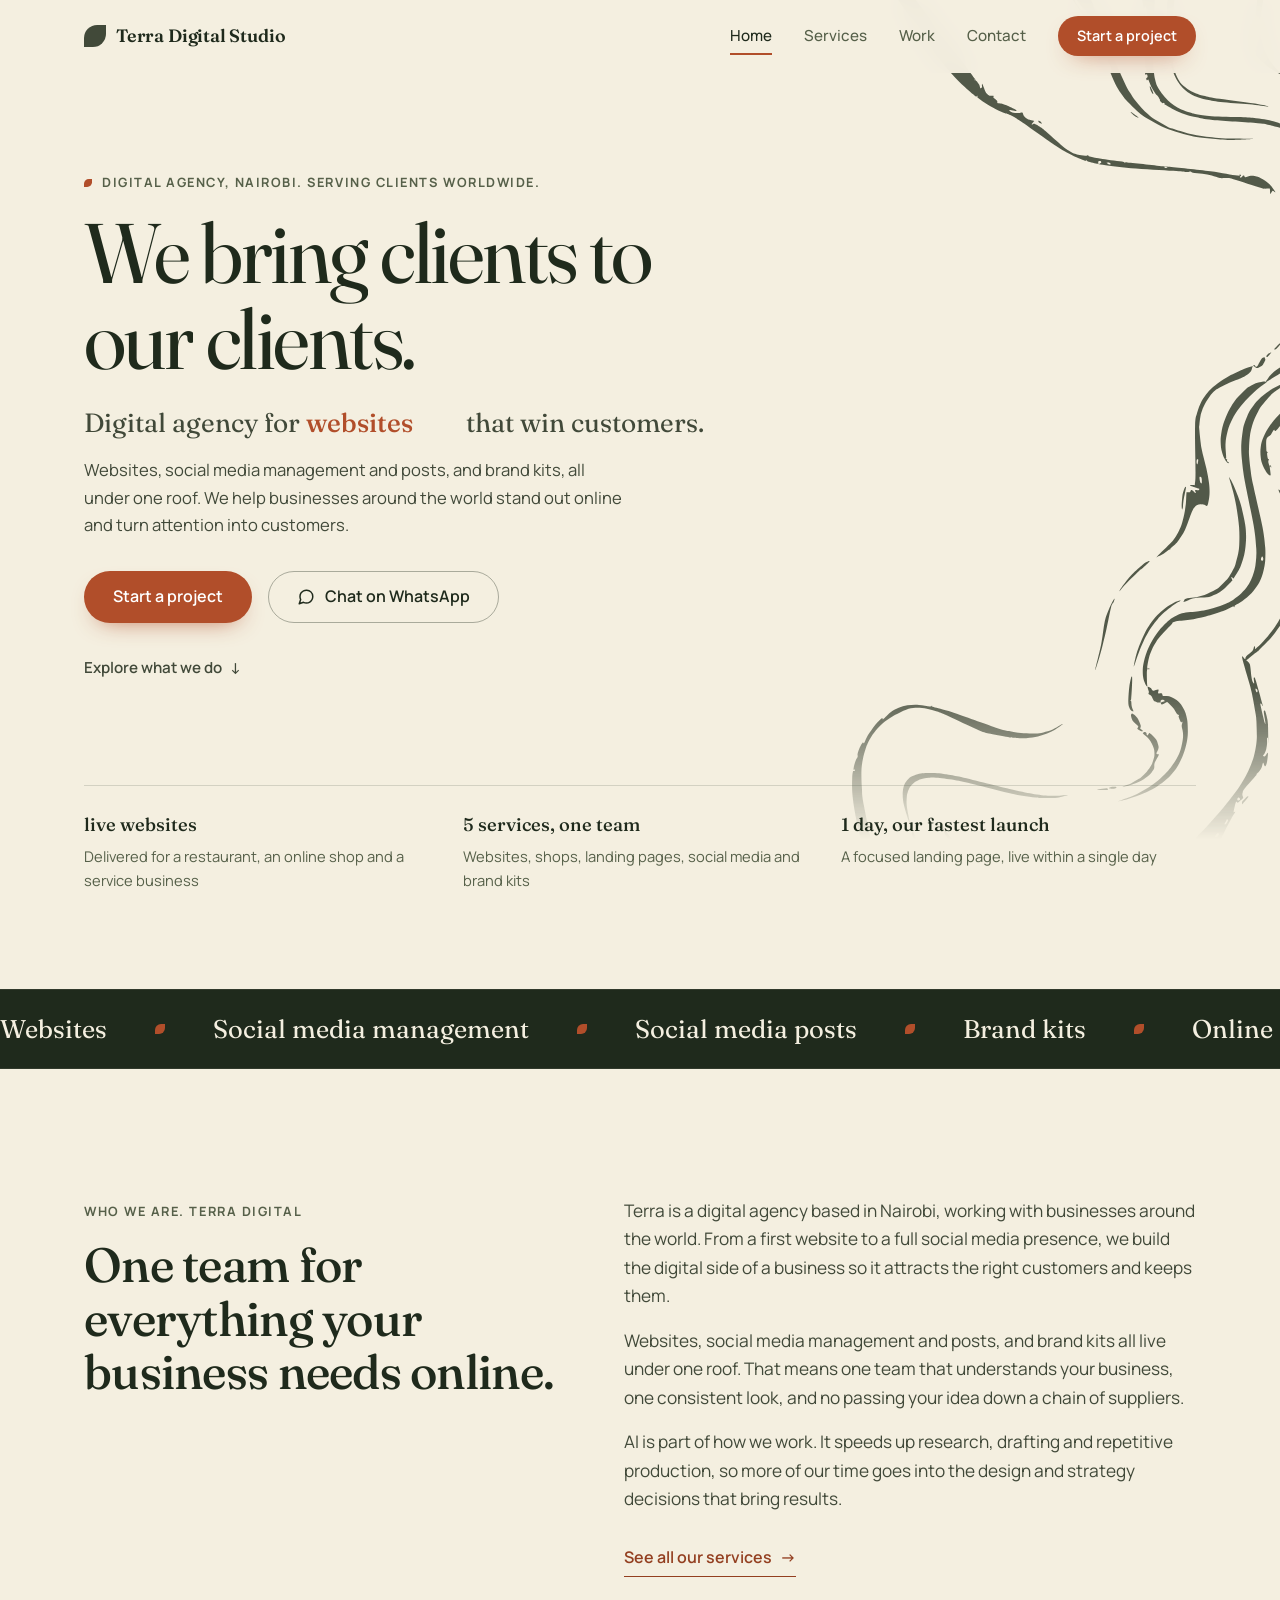
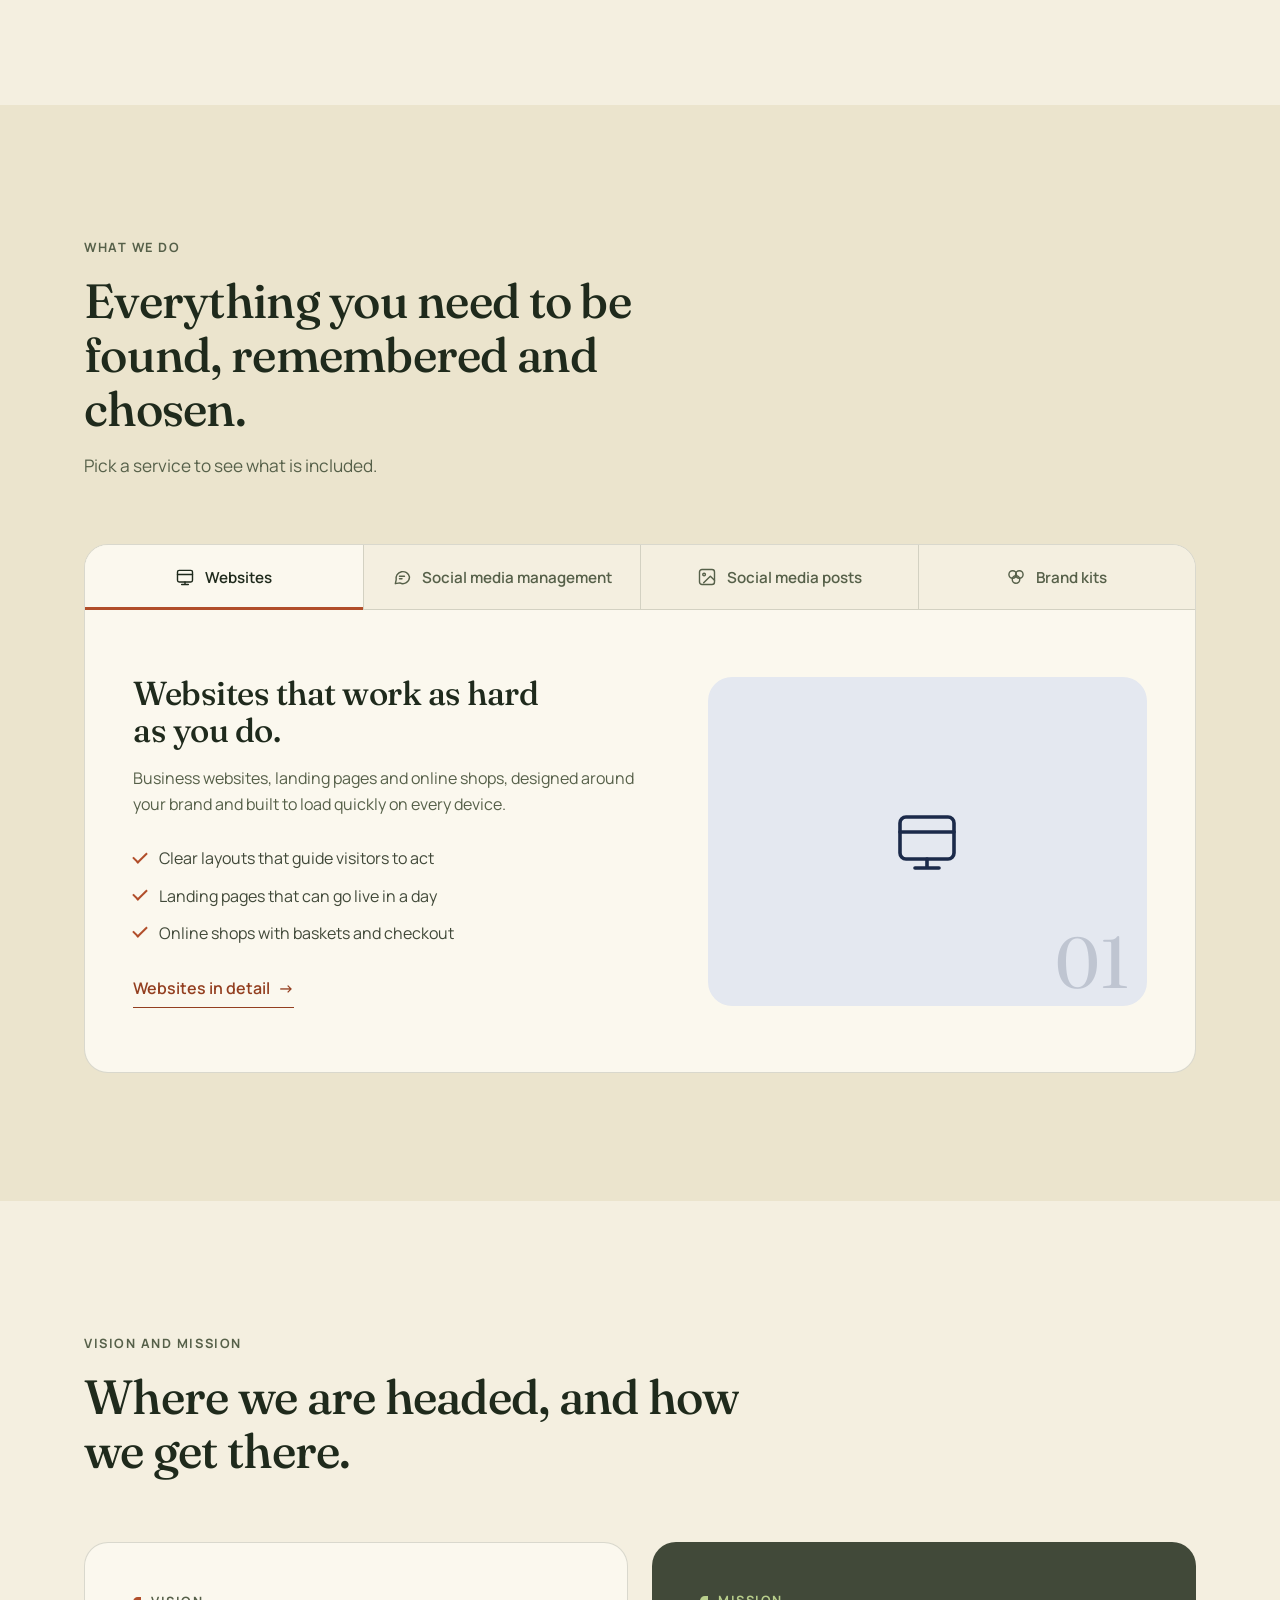
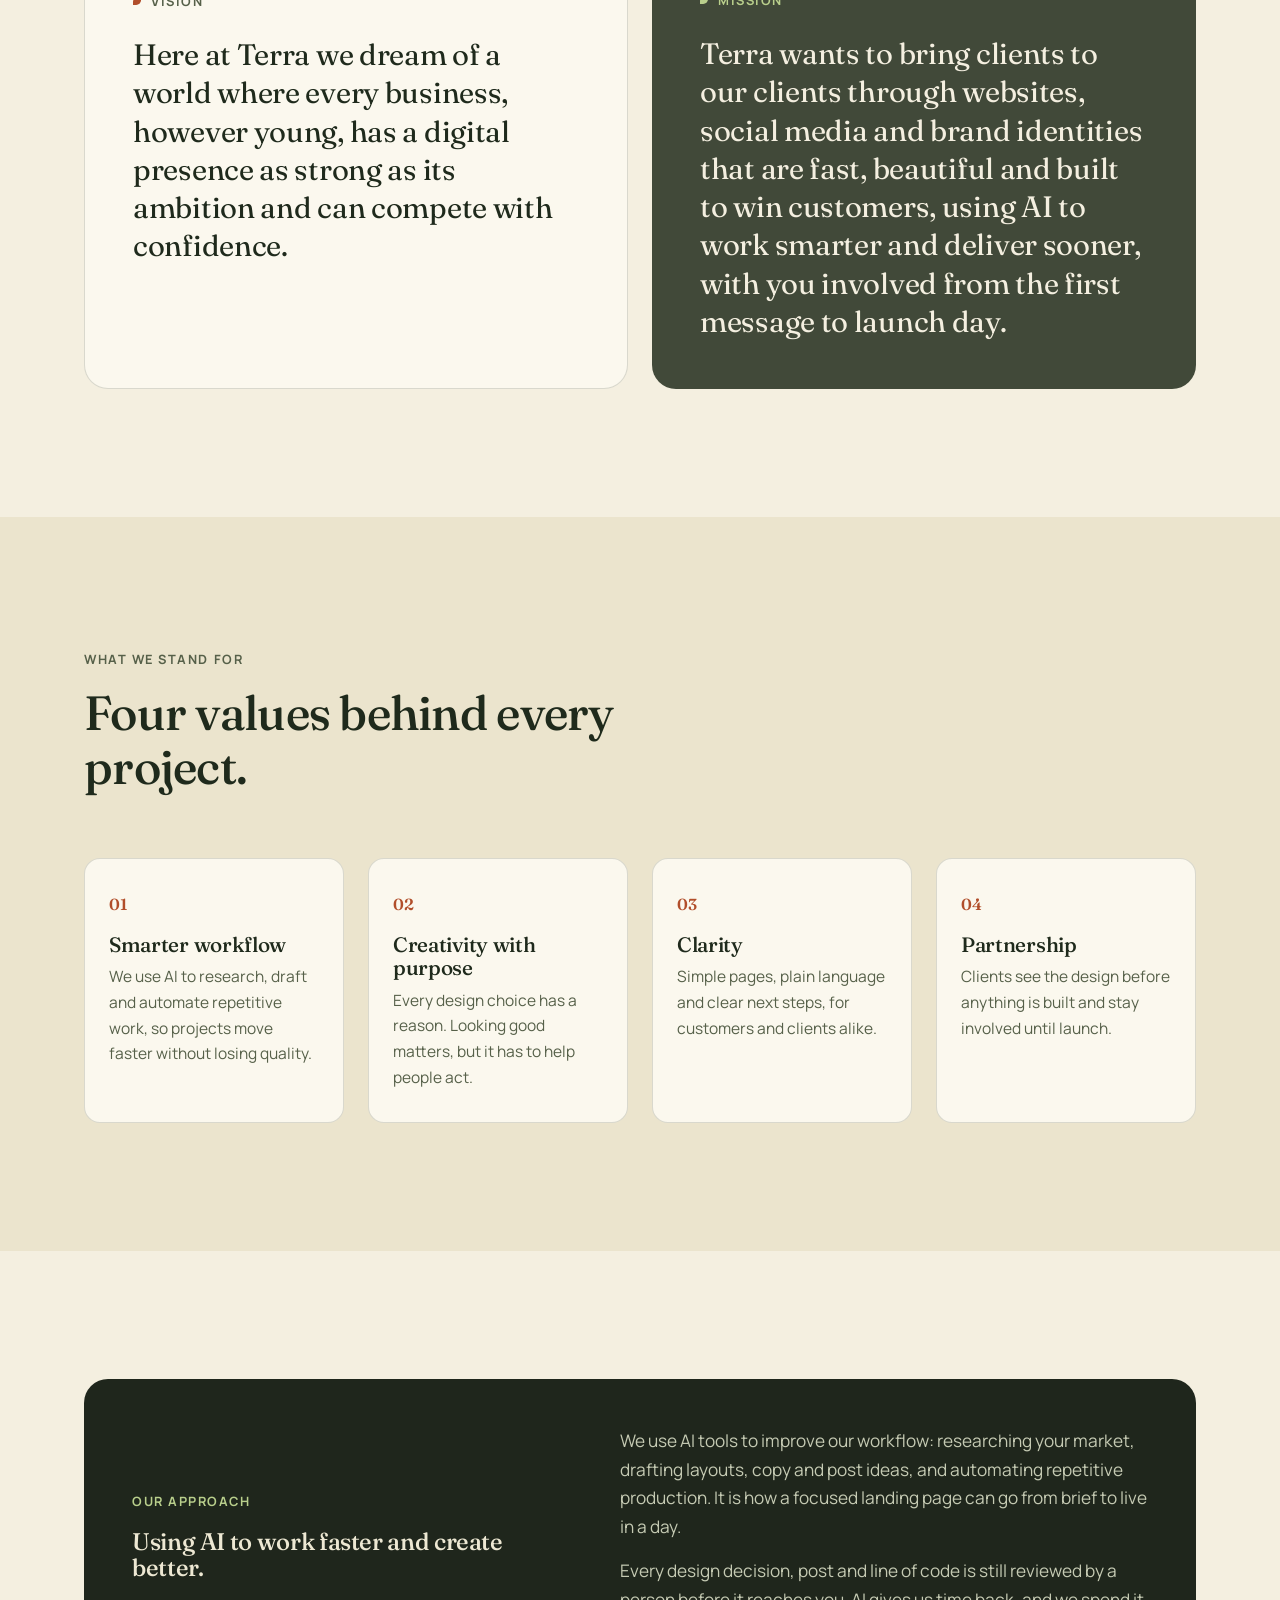
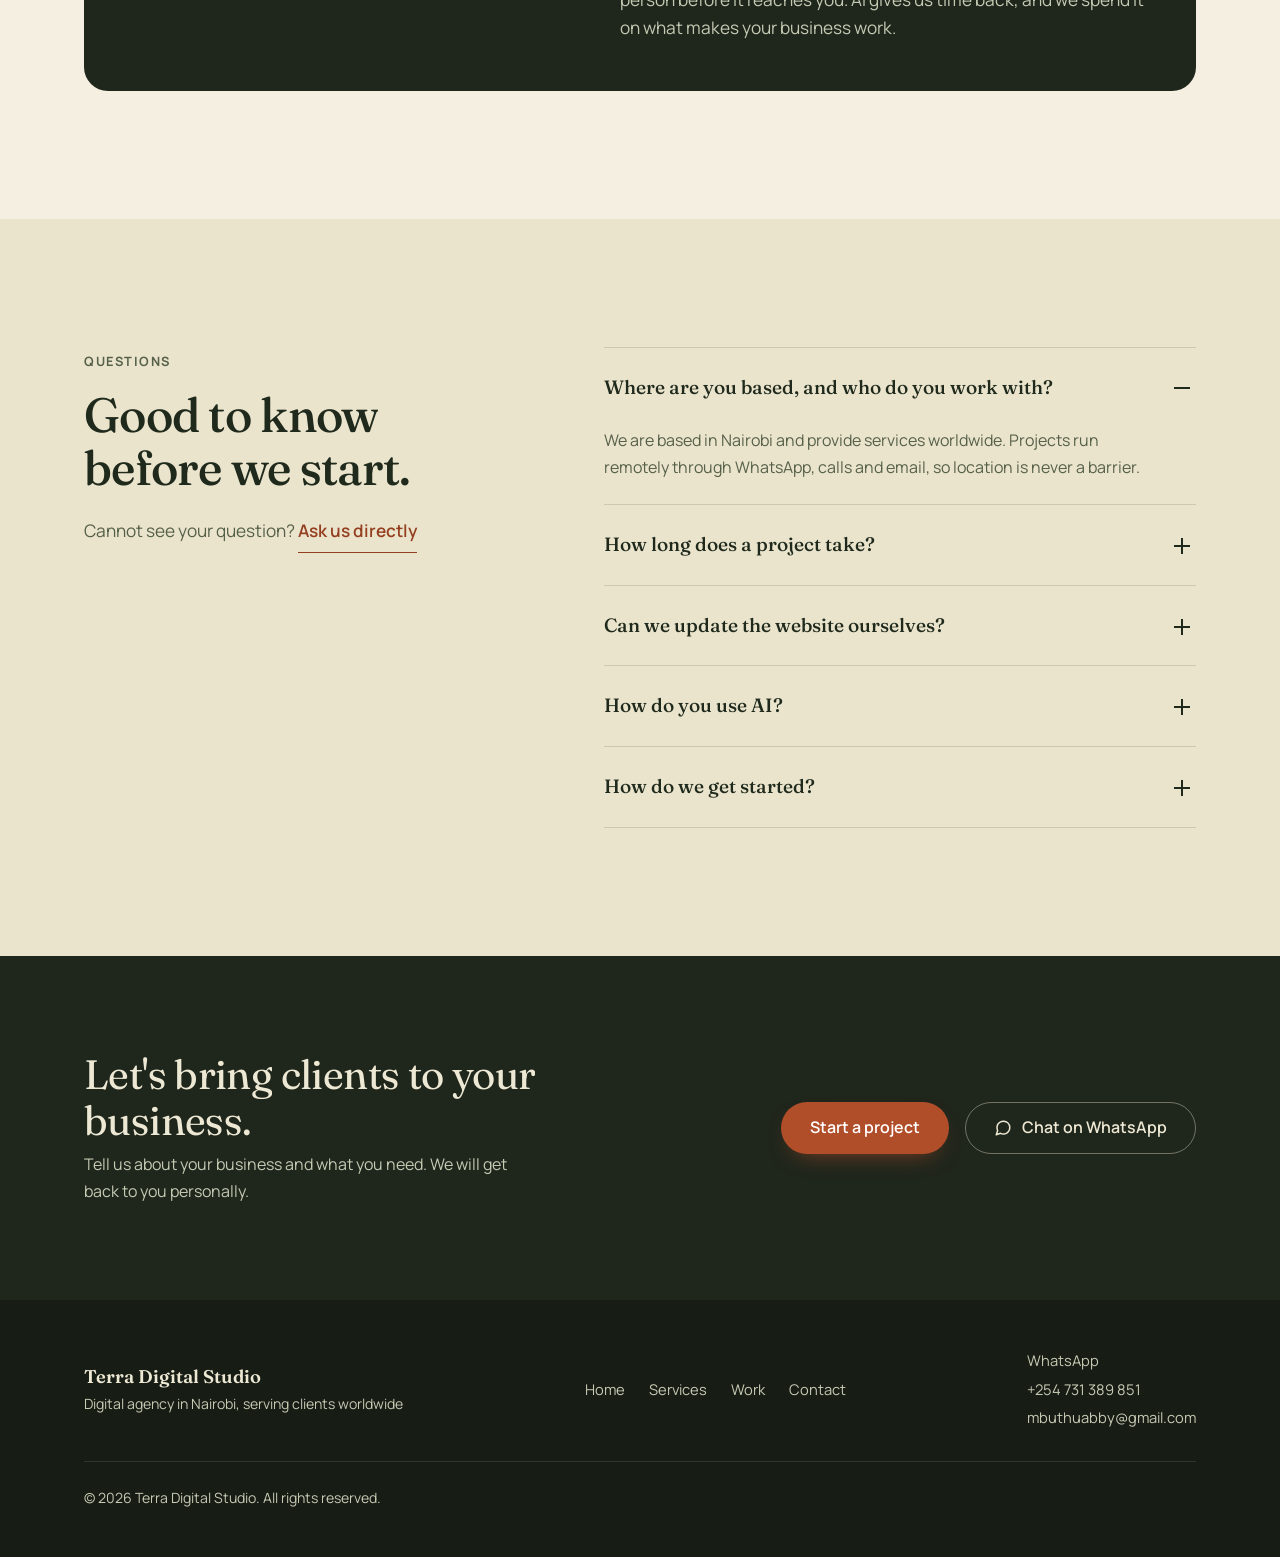
<file: index.html>
<!DOCTYPE html>
<html lang="en-GB">
<head>
<meta charset="UTF-8">
<meta name="viewport" content="width=device-width, initial-scale=1.0">
<title>Terra Digital Studio | Digital Agency for Websites, Social Media and Brand Kits</title>
<meta name="description" content="A digital agency in Nairobi serving clients worldwide. Websites, social media management and posts, and brand kits that bring clients to your business.">
<meta name="theme-color" content="#F4EFE0">
<meta property="og:title" content="Nairobi Digital Studio | Digital Agency for Websites, Social Media and Brand Kits">
<meta property="og:description" content="A digital agency in Nairobi serving clients worldwide. Websites, social media management and posts, and brand kits that bring clients to your business.">
<meta property="og:type" content="website">
<meta property="og:locale" content="en_GB">
<link rel="icon" href="data:image/svg+xml,%3Csvg xmlns='http://www.w3.org/2000/svg' viewBox='0 0 64 64'%3E%3Crect width='64' height='64' rx='14' fill='%23414939'/%3E%3Cpath d='M32 14c10 0 18 8 18 18-10 0-18-8-18-18zM32 50c-10 0-18-8-18-18 10 0 18 8 18 18z' fill='%23F4EFE0'/%3E%3C/svg%3E">
<script>document.documentElement.classList.add('js');window.__rf=setTimeout(function(){document.documentElement.classList.add('no-anim')},4000);</script>
<link rel="preconnect" href="https://fonts.googleapis.com">
<link rel="preconnect" href="https://fonts.gstatic.com" crossorigin>
<link href="https://fonts.googleapis.com/css2?family=Fraunces:opsz,wght@9..144,400;9..144,500;9..144,600&family=Manrope:wght@400;500;600;700&display=swap" rel="stylesheet">
<link rel="stylesheet" href="styles.css">
</head>
<body data-page="index.html">

<!-- Hero line art, traced from the original drawing so it stays sharp at any size -->
<svg width="0" height="0" style="position:absolute" aria-hidden="true" focusable="false">
  <symbol id="ink-lines" viewBox="0 0 736 1041">
    <path fill-rule="evenodd" d="M389.5 1035.5C388.9 1035.8 386.9 1036.0 390.0 1036.0C393.1 1036.0 404.0 1035.6 408.2 1035.8C412.5 1035.9 414.2 1036.6 415.5 1037.0C416.8 1037.4 415.8 1038.1 416.2 1038.2C416.7 1038.4 417.2 1037.6 418.0 1038.0C418.8 1038.4 419.4 1040.3 420.8 1040.8C422.1 1041.2 425.8 1041.3 426.2 1040.8C426.8 1040.2 424.5 1038.2 423.8 1037.5C423.0 1036.8 423.5 1036.8 421.8 1036.2C420.0 1035.7 416.8 1034.7 413.2 1034.2C409.8 1033.8 404.0 1033.5 400.8 1033.5C397.5 1033.5 395.4 1033.9 393.5 1034.2C391.6 1034.6 390.1 1035.2 389.5 1035.5ZM728.8 1031.0C728.5 1030.8 728.1 1031.0 727.8 1031.5C727.4 1032.0 726.9 1032.7 726.5 1034.2C726.1 1035.8 724.9 1039.7 725.2 1040.8C725.6 1041.8 728.2 1041.9 728.8 1040.8C729.3 1039.6 728.7 1035.1 728.8 1033.8C728.8 1032.4 729.2 1033.2 729.2 1032.8C729.2 1032.3 729.0 1031.2 728.8 1031.0ZM371.0 1031.5C370.9 1031.8 371.7 1032.4 372.5 1032.8C373.3 1033.1 374.9 1033.6 376.0 1033.8C377.1 1033.9 379.7 1034.2 379.2 1033.8C378.8 1033.2 374.6 1031.1 373.2 1030.8C371.9 1030.4 371.1 1031.2 371.0 1031.5ZM333.8 996.2C332.5 995.2 333.8 997.7 334.5 999.2C335.2 1000.8 335.9 1002.5 338.2 1005.5C340.6 1008.5 344.9 1013.6 348.5 1017.0C352.1 1020.4 356.6 1023.7 359.8 1025.8C362.9 1027.8 365.7 1028.9 367.2 1029.5C368.8 1030.1 369.0 1029.8 369.0 1029.5C369.0 1029.2 367.2 1027.8 367.2 1027.5C367.3 1027.2 369.0 1027.7 369.2 1027.5C369.5 1027.3 369.2 1026.6 368.8 1026.2C368.3 1025.9 367.5 1025.6 366.8 1025.5C366.0 1025.4 366.8 1027.2 364.5 1025.8C362.2 1024.2 357.0 1019.9 353.2 1016.5C349.5 1013.1 345.0 1008.9 341.8 1005.5C338.5 1002.1 335.0 997.3 333.8 996.2ZM735.8 992.5C735.3 990.8 734.0 997.3 733.2 1000.0C732.5 1002.7 731.8 1006.0 731.2 1008.8C730.7 1011.5 730.2 1014.0 730.0 1016.8C729.8 1019.5 729.9 1024.2 730.0 1025.5C730.1 1026.8 729.9 1027.2 730.8 1024.8C731.6 1022.2 734.2 1013.0 735.0 1010.5C735.8 1008.0 735.6 1013.0 735.8 1010.0C735.9 1007.0 736.2 994.2 735.8 992.5ZM310.5 959.2C310.0 958.7 309.6 960.0 309.5 960.5C309.4 961.0 309.5 961.5 310.0 962.5C310.5 963.5 311.1 965.0 312.2 966.8C313.4 968.5 315.9 971.5 316.8 972.8C317.6 974.0 317.0 974.2 317.2 974.5C317.5 974.8 317.9 975.2 318.0 974.8C318.1 974.3 318.9 973.5 318.0 971.8C317.1 970.0 314.0 966.1 312.8 964.0C311.5 961.9 311.0 959.8 310.5 959.2ZM305.2 950.0C305.0 950.0 304.5 949.7 304.8 950.5C305.0 951.3 305.9 953.8 306.5 955.0C307.1 956.2 308.0 957.2 308.5 957.8C309.0 958.3 309.6 958.5 309.8 958.2C309.9 958.0 310.1 957.1 309.5 956.0C308.9 954.9 306.8 952.5 306.2 951.5C305.7 950.5 306.2 950.5 306.0 950.2C305.8 950.0 305.5 950.0 305.2 950.0ZM300.2 935.2C299.5 934.4 299.1 937.7 299.2 939.0C299.4 940.3 300.5 942.2 301.0 943.2C301.5 944.2 301.9 944.7 302.2 945.0C302.6 945.3 303.0 945.4 303.2 945.2C303.5 945.1 304.0 945.9 303.5 944.2C303.0 942.6 301.0 936.1 300.2 935.2ZM331.8 926.8C331.8 927.5 332.3 929.7 333.0 931.8C333.7 933.8 334.6 936.3 336.0 939.0C337.4 941.7 339.3 945.1 341.2 947.8C343.2 950.4 345.0 952.4 347.8 954.8C350.5 957.1 354.2 959.8 357.5 961.8C360.8 963.7 364.4 965.2 367.8 966.5C371.1 967.8 370.0 967.9 377.8 969.8C385.5 971.6 405.3 975.5 414.5 977.8C423.7 980.0 427.2 981.0 432.8 983.0C438.3 985.0 444.4 988.1 448.0 990.0C451.6 991.9 451.8 992.1 454.5 994.2C457.2 996.4 461.1 999.4 464.2 1002.8C467.4 1006.1 470.9 1010.5 473.5 1014.5C476.1 1018.5 478.0 1022.2 479.8 1026.5C481.5 1030.8 483.2 1037.9 484.2 1040.2C485.2 1042.6 486.2 1043.4 485.8 1040.8C485.3 1038.1 483.2 1029.3 481.5 1024.5C479.8 1019.7 478.0 1016.0 475.5 1012.0C473.0 1008.0 468.5 1002.9 466.2 1000.2C464.0 997.6 463.0 997.1 461.8 996.2C460.5 995.4 459.2 995.5 458.5 995.2C457.8 995.0 457.8 994.8 457.8 994.5C457.7 994.2 459.0 994.2 458.0 993.2C457.0 992.3 454.3 990.4 451.8 989.0C449.2 987.6 444.4 985.7 442.8 984.8C441.1 983.8 442.2 983.7 441.8 983.5C441.3 983.3 443.4 984.6 440.0 983.5C436.6 982.4 429.8 979.4 421.5 977.0C413.2 974.6 397.8 971.2 390.0 969.0C382.2 966.8 379.2 965.7 374.8 964.0C370.3 962.3 367.2 961.0 363.5 959.0C359.8 957.0 356.0 954.9 352.5 952.2C349.0 949.6 345.0 945.5 342.5 943.0C340.0 940.5 339.4 939.7 337.8 937.0C336.1 934.3 333.5 928.7 332.5 927.0C331.5 925.3 331.7 926.0 331.8 926.8ZM735.8 910.0C735.3 904.0 734.2 911.9 733.2 915.8C732.2 919.6 733.1 922.0 729.8 933.2C726.4 944.5 717.0 971.0 713.0 983.2C709.0 995.5 708.0 999.5 706.0 1006.5C704.0 1013.5 702.5 1019.3 701.2 1025.0C700.0 1030.7 697.1 1038.1 698.5 1040.8C699.9 1043.4 707.4 1042.8 709.8 1040.8C712.1 1038.7 710.4 1036.5 712.8 1028.5C715.1 1020.5 721.6 1000.2 723.8 993.0C725.9 985.8 725.2 987.5 725.5 985.0C725.8 982.5 725.2 980.3 725.5 978.0C725.8 975.7 725.9 974.4 727.0 971.0C728.1 967.6 730.9 960.7 732.2 957.5C733.6 954.3 734.4 952.8 735.0 951.8C735.6 950.8 735.6 958.5 735.8 951.5C735.9 944.5 736.2 916.0 735.8 910.0ZM671.5 897.2C671.3 897.1 671.6 896.5 670.8 897.2C669.9 898.0 667.2 900.7 666.2 901.8C665.3 902.8 665.2 903.2 665.0 903.8C664.8 904.3 665.1 905.0 665.2 905.2C665.4 905.5 664.9 906.4 666.0 905.2C667.1 904.1 670.8 899.6 671.8 898.2C672.7 896.9 671.7 897.4 671.5 897.2ZM516.2 889.0C516.1 888.7 516.2 888.2 514.5 888.2C512.8 888.3 507.8 889.0 506.2 889.2C504.7 889.5 503.7 889.9 505.2 890.0C506.8 890.1 513.7 890.2 515.5 890.0C517.3 889.8 516.4 889.3 516.2 889.0ZM525.8 887.2C525.8 887.0 525.6 886.6 525.0 886.5C524.4 886.4 523.1 886.4 522.0 886.5C520.9 886.6 519.2 887.0 518.5 887.2C517.8 887.5 517.3 888.0 517.8 888.2C518.2 888.5 519.8 888.8 521.0 888.8C522.2 888.7 524.2 888.2 525.0 888.0C525.8 887.8 525.8 887.5 525.8 887.2ZM289.0 892.5C288.9 894.8 289.0 897.3 289.2 900.0C289.5 902.7 289.8 904.6 290.8 908.5C291.8 912.4 294.2 920.3 295.2 923.2C296.2 926.2 297.0 928.5 296.8 926.0C296.5 923.5 294.0 913.0 293.5 908.2C293.0 903.5 293.3 900.4 293.5 897.8C293.7 895.1 293.9 894.4 294.5 892.5C295.1 890.6 296.1 888.2 297.2 886.5C298.4 884.8 299.8 883.3 301.5 882.0C303.2 880.7 306.0 879.3 307.8 878.5C309.5 877.7 310.5 877.6 312.2 877.2C314.0 876.9 316.0 876.6 318.2 876.5C320.5 876.4 321.1 876.1 325.8 876.5C330.4 876.9 339.2 877.8 346.2 879.0C353.2 880.2 357.7 881.3 367.8 883.8C377.8 886.2 397.5 891.4 406.5 893.5C415.5 895.6 416.6 895.7 421.5 896.5C426.4 897.3 432.5 898.1 436.0 898.5C439.5 898.9 439.1 899.0 442.8 899.0C446.4 899.0 454.0 899.0 457.8 898.8C461.5 898.5 463.2 898.0 465.5 897.5C467.8 897.0 473.4 895.7 471.8 895.5C470.1 895.3 461.5 896.6 455.8 896.5C450.0 896.4 445.5 896.2 437.5 895.0C429.5 893.8 421.9 892.3 407.5 889.0C393.1 885.7 363.4 878.0 351.2 875.2C339.1 872.5 338.9 872.9 334.5 872.2C330.1 871.6 328.1 871.4 324.8 871.2C321.4 871.1 317.2 871.1 314.2 871.2C311.3 871.4 309.6 871.5 307.2 872.0C304.9 872.5 301.9 873.7 300.0 874.5C298.1 875.3 297.3 875.8 296.0 877.0C294.7 878.2 293.0 880.2 292.0 881.8C291.0 883.3 290.5 884.7 290.0 886.5C289.5 888.3 289.1 890.2 289.0 892.5ZM563.0 827.2C562.1 826.6 562.4 826.9 562.0 827.2C561.6 827.6 560.9 829.2 560.5 829.5C560.1 829.8 559.7 829.6 559.5 829.2C559.3 828.9 559.5 827.8 559.2 827.2C559.0 826.7 558.8 826.2 558.2 826.0C557.7 825.8 556.5 826.0 556.0 826.2C555.5 826.5 554.5 826.5 555.5 827.8C556.5 829.0 560.2 831.7 561.8 833.5C563.3 835.3 564.1 836.9 565.0 838.5C565.9 840.1 566.5 841.9 567.0 843.2C567.5 844.6 567.6 844.9 567.8 846.5C567.9 848.1 568.2 850.4 567.8 853.0C567.2 855.6 566.1 859.5 564.8 862.2C563.4 865.0 561.2 867.6 559.5 869.8C557.8 871.9 555.8 873.6 554.2 875.0C552.7 876.4 552.3 876.7 550.2 878.0C548.2 879.3 545.0 881.3 542.0 882.8C539.0 884.2 532.0 886.2 532.0 886.5C532.0 886.8 538.1 885.7 541.8 884.5C545.4 883.3 550.4 881.3 553.8 879.5C557.1 877.7 559.9 875.6 562.0 873.8C564.1 871.9 565.5 869.7 566.5 868.2C567.5 866.8 567.5 866.3 567.8 865.0C568.0 863.7 567.5 862.5 568.2 860.2C569.0 858.0 571.8 853.4 572.5 851.8C573.2 850.1 572.9 850.9 572.5 850.5C572.1 850.1 570.3 850.5 570.2 849.5C570.2 848.5 571.9 846.1 572.2 844.8C572.6 843.4 572.8 843.1 572.5 841.5C572.2 839.9 571.3 837.0 570.5 835.2C569.7 833.5 568.8 832.6 567.5 831.2C566.2 829.9 563.9 827.9 563.0 827.2ZM542.8 805.5C542.5 805.9 541.8 806.4 542.0 807.8C542.2 809.1 542.7 811.6 544.0 813.5C545.3 815.4 548.9 817.9 549.8 819.2C550.6 820.6 549.0 821.1 549.0 821.8C549.0 822.4 549.4 822.5 550.0 823.0C550.6 823.5 552.0 824.4 552.8 824.8C553.5 825.1 554.1 825.1 554.5 825.0C554.9 824.9 555.4 824.8 555.0 824.2C554.6 823.7 552.6 822.4 552.2 821.8C551.9 821.1 552.7 820.9 552.8 820.2C552.8 819.6 553.0 819.2 552.5 817.8C552.0 816.3 550.8 813.3 549.8 811.5C548.7 809.7 547.0 808.0 546.0 807.0C545.0 806.0 544.3 805.8 543.8 805.5C543.2 805.2 543.0 805.1 542.8 805.5ZM466.0 817.0C464.7 817.5 458.8 821.5 455.2 823.0C451.7 824.5 448.0 825.5 444.8 826.2C441.5 827.0 439.9 827.4 435.8 827.5C431.6 827.6 424.8 827.5 420.0 827.0C415.2 826.5 411.4 825.8 406.8 824.8C402.1 823.8 402.7 824.5 392.2 821.0C381.8 817.5 355.5 807.8 344.0 804.0C332.5 800.2 327.0 799.5 323.2 798.2C319.5 797.0 322.2 796.9 321.5 796.8C320.8 796.6 321.4 797.7 319.0 797.5C316.6 797.3 311.1 796.0 307.0 795.8C302.9 795.5 298.0 795.7 294.2 796.2C290.5 796.8 287.7 797.7 284.5 799.0C281.3 800.3 278.1 802.2 275.2 804.2C272.4 806.3 269.0 810.5 267.5 811.5C266.0 812.5 267.1 809.9 266.2 810.2C265.4 810.6 263.6 812.4 262.2 813.8C260.9 815.1 260.0 815.9 258.0 818.5C256.0 821.1 252.4 826.1 250.5 829.2C248.6 832.4 247.3 836.0 246.5 837.5C245.7 839.0 246.1 838.2 245.8 838.2C245.4 838.3 245.2 837.0 244.5 837.8C243.8 838.5 242.4 840.8 241.5 842.8C240.6 844.8 239.4 848.0 239.0 849.8C238.6 851.5 239.3 852.1 239.0 853.2C238.7 854.4 237.9 855.0 237.2 856.5C236.6 858.0 235.7 860.7 235.2 862.5C234.8 864.3 234.4 866.3 234.5 867.2C234.6 868.2 235.5 867.7 235.8 868.0C236.0 868.3 236.0 868.8 235.8 869.0C235.5 869.2 234.6 868.9 234.2 869.0C233.9 869.1 234.0 868.6 233.8 869.8C233.5 870.9 233.1 872.3 233.0 876.0C232.9 879.7 232.7 886.3 233.0 891.8C233.3 897.2 234.0 902.4 235.0 908.8C236.0 915.1 236.9 919.8 239.0 929.8C241.1 939.7 245.4 956.5 247.8 968.2C250.1 980.0 252.0 992.6 253.0 1000.0C254.0 1007.4 253.8 1008.1 254.0 1012.8C254.2 1017.4 254.2 1023.1 254.0 1027.8C253.8 1032.4 251.5 1038.6 252.5 1040.8C253.5 1042.9 258.5 1043.4 260.2 1040.8C262.0 1038.1 262.7 1028.5 263.2 1024.8C263.8 1021.0 263.7 1021.2 263.8 1018.0C263.8 1014.8 263.8 1010.7 263.5 1005.8C263.2 1000.8 262.4 993.5 261.8 988.2C261.1 983.0 262.1 987.7 259.5 974.2C256.9 960.8 248.6 921.7 246.0 907.5C243.4 893.3 244.2 895.4 243.8 889.0C243.3 882.6 243.1 874.8 243.2 869.2C243.4 863.8 244.0 860.1 244.8 856.0C245.5 851.9 246.8 847.5 247.8 844.5C248.7 841.5 249.2 840.5 250.2 838.2C251.3 836.0 252.2 834.0 254.0 831.2C255.8 828.5 258.5 824.8 261.0 822.0C263.5 819.2 266.0 816.8 269.2 814.2C272.5 811.8 276.3 809.2 280.2 807.0C284.2 804.8 288.9 802.3 292.8 801.0C296.6 799.7 299.4 799.2 303.2 799.0C307.1 798.8 311.8 799.3 315.8 800.0C319.7 800.7 323.2 801.8 327.0 803.0C330.8 804.2 330.5 804.0 338.2 807.5C346.0 811.0 365.2 820.4 373.2 823.8C381.2 827.1 380.5 826.4 386.2 827.8C392.0 829.1 403.8 831.2 407.5 831.8C411.2 832.2 408.1 830.7 408.8 830.8C409.4 830.8 409.0 831.9 411.2 832.2C413.5 832.6 419.3 832.7 422.0 832.8C424.7 832.8 424.7 832.8 427.5 832.5C430.3 832.2 435.2 831.6 438.8 830.8C442.3 829.9 445.9 828.7 449.0 827.5C452.1 826.3 454.9 824.8 457.2 823.5C459.6 822.2 461.5 820.8 463.0 819.8C464.5 818.7 467.3 816.5 466.0 817.0ZM251.5 970.5C251.8 970.3 252.3 970.0 252.8 971.2C253.2 972.5 254.1 976.2 254.2 977.8C254.4 979.2 254.0 980.0 253.8 980.2C253.5 980.5 253.2 980.8 252.8 979.5C252.3 978.2 251.2 973.8 251.0 972.2C250.8 970.8 251.2 970.7 251.5 970.5ZM572.2 778.8C571.3 778.4 567.9 780.3 566.5 780.0C565.1 779.7 565.0 777.7 564.0 777.0C563.0 776.3 560.9 775.0 560.5 775.8C560.1 776.5 561.6 779.9 561.8 781.2C561.9 782.6 561.0 783.0 561.5 783.8C562.0 784.5 563.6 784.7 564.5 785.8C565.4 786.8 566.1 789.2 566.8 790.2C567.4 791.2 567.5 791.3 568.2 791.8C569.0 792.2 570.2 792.8 571.2 793.0C572.3 793.2 574.2 793.3 574.8 793.0C575.3 792.7 574.5 791.8 574.8 791.2C575.0 790.8 575.7 790.2 576.2 790.0C576.8 789.8 577.8 790.0 578.2 790.2C578.8 790.5 579.8 791.2 579.2 791.8C578.8 792.2 575.8 792.7 575.2 793.2C574.8 793.8 575.3 795.3 576.2 795.2C577.2 795.2 579.7 793.4 580.8 793.0C581.8 792.6 581.4 792.0 582.8 793.0C584.1 794.0 587.0 797.1 588.8 799.2C590.5 801.4 591.9 804.5 593.0 805.8C594.1 807.0 595.0 806.5 595.2 807.0C595.5 807.5 594.4 807.7 594.8 809.0C595.1 810.3 596.6 813.8 597.2 814.8C597.9 815.7 598.2 814.5 598.5 814.5C598.8 814.5 599.0 814.2 599.0 815.0C599.0 815.8 598.2 817.4 598.2 819.2C598.3 821.1 599.3 823.7 599.5 826.0C599.7 828.3 599.9 830.0 599.5 833.2C599.1 836.5 598.1 841.6 597.0 845.2C595.9 848.9 594.4 852.0 592.8 855.0C591.1 858.0 589.1 860.9 587.2 863.5C585.4 866.1 584.0 867.8 581.5 870.5C579.0 873.2 575.3 876.8 572.0 879.5C568.7 882.2 565.2 884.8 561.8 887.0C558.3 889.2 554.7 891.2 551.2 893.0C547.8 894.8 544.9 896.2 541.0 897.8C537.1 899.3 528.2 902.2 528.0 902.5C527.8 902.8 534.8 901.2 539.5 899.8C544.2 898.3 551.5 895.8 556.2 893.8C561.0 891.8 565.2 889.4 568.2 887.8C571.2 886.1 571.6 885.8 574.2 883.8C576.9 881.8 581.3 878.2 584.0 875.8C586.7 873.2 588.4 871.2 590.2 868.8C592.1 866.3 593.6 864.1 595.2 861.0C596.9 857.9 598.8 854.0 600.2 850.0C601.7 846.0 603.0 841.1 603.8 837.2C604.5 833.4 604.9 830.6 605.0 826.8C605.1 822.9 604.8 817.0 604.5 814.0C604.2 811.0 604.0 810.5 603.5 808.5C603.0 806.5 602.2 804.0 601.2 801.8C600.2 799.5 599.0 797.2 597.5 795.2C596.0 793.3 594.2 791.6 592.5 790.2C590.8 788.9 588.8 788.0 587.0 787.2C585.2 786.5 583.3 786.2 581.8 786.0C580.2 785.8 578.4 786.2 577.5 785.8C576.6 785.2 577.0 783.5 576.2 783.0C575.5 782.5 573.7 783.1 573.0 783.0C572.3 782.9 572.1 783.0 572.0 782.2C571.9 781.5 573.2 779.1 572.2 778.8ZM542.8 764.5C542.5 764.7 542.5 764.0 542.0 766.0C541.5 768.0 540.5 772.3 540.0 776.8C539.5 781.2 539.0 788.8 539.0 792.5C539.0 796.2 539.7 797.4 540.2 799.0C540.8 800.6 541.6 801.3 542.2 802.0C542.9 802.7 543.9 803.0 544.2 803.0C544.6 803.0 544.8 803.0 544.5 802.0C544.2 801.0 543.1 799.0 542.8 797.2C542.4 795.5 542.5 792.9 542.2 791.8C542.0 790.6 541.0 791.0 541.0 790.5C541.0 790.0 541.9 791.9 542.2 788.8C542.6 785.6 543.1 775.8 543.2 771.8C543.4 767.8 543.3 766.0 543.2 764.8C543.2 763.5 543.0 764.3 542.8 764.5ZM735.5 706.0C734.4 702.9 731.0 720.5 729.0 728.8C727.0 737.0 724.8 747.9 723.5 755.2C722.2 762.6 721.7 767.4 721.2 773.0C720.8 778.6 720.9 785.0 721.0 789.0C721.1 793.0 721.3 793.7 722.0 797.0C722.7 800.3 723.5 803.5 725.2 808.8C727.0 814.0 730.5 824.1 732.2 828.8C734.0 833.4 735.2 840.4 735.8 836.8C736.3 833.1 735.9 811.9 735.8 806.8C735.6 801.6 736.2 809.0 734.8 805.8C733.3 802.5 728.5 790.7 727.2 787.2C726.0 783.8 726.0 791.5 727.2 785.0C728.5 778.5 733.6 754.5 735.0 748.2C736.4 742.0 735.7 754.5 735.8 747.5C735.8 740.5 736.6 709.1 735.5 706.0ZM596.2 680.0C595.1 680.2 592.3 681.0 589.5 682.5C586.7 684.0 582.6 686.4 579.5 688.8C576.4 691.1 573.7 693.6 571.0 696.5C568.3 699.4 565.5 703.0 563.2 706.2C561.0 709.5 559.3 712.2 557.2 716.2C555.2 720.3 552.7 726.1 551.0 730.5C549.3 734.9 548.2 738.7 547.2 742.5C546.3 746.3 544.7 754.1 545.2 753.2C545.8 752.4 549.0 742.1 550.8 737.5C552.5 732.9 554.1 729.1 555.8 725.5C557.4 721.9 559.2 718.5 560.8 715.8C562.3 713.0 563.5 711.2 565.2 708.8C567.0 706.2 569.4 703.2 571.5 700.8C573.6 698.3 574.9 696.7 578.0 694.0C581.1 691.3 587.0 686.7 590.0 684.5C593.0 682.3 595.2 681.8 596.2 681.0C597.3 680.2 597.4 679.8 596.2 680.0ZM523.8 678.2C523.7 678.0 523.2 678.3 522.2 680.0C521.3 681.7 519.8 684.5 518.2 688.2C516.7 692.0 514.5 696.3 513.0 702.8C511.5 709.2 511.0 717.9 509.2 727.0C507.5 736.1 502.4 755.5 502.2 757.2C502.1 759.0 506.5 744.9 508.5 737.5C510.5 730.1 512.6 721.2 514.5 713.0C516.4 704.8 518.4 693.2 519.8 688.0C521.1 682.8 522.1 683.4 522.8 681.8C523.4 680.1 523.8 678.5 523.8 678.2ZM562.2 636.5C562.0 636.4 561.9 636.2 560.8 636.8C559.6 637.3 558.2 637.6 555.2 640.0C552.3 642.4 546.7 647.3 543.0 651.2C539.3 655.2 535.3 660.4 533.0 663.5C530.7 666.6 528.7 670.0 529.2 669.8C529.8 669.5 532.4 665.7 536.2 661.8C540.1 657.8 549.4 648.7 552.2 646.0C555.1 643.3 551.6 647.2 553.2 645.8C554.9 644.3 560.8 638.8 562.2 637.2C563.8 635.7 562.5 636.6 562.2 636.5ZM731.0 596.2C731.5 598.6 735.0 610.5 735.8 612.2C736.5 614.0 735.9 607.6 735.8 606.5C735.6 605.4 735.2 606.2 735.0 605.8C734.8 605.2 735.1 604.8 734.8 603.5C734.4 602.2 733.4 599.5 732.8 598.2C732.1 597.0 730.5 593.9 731.0 596.2ZM705.5 557.0C705.0 558.0 711.3 569.2 713.8 576.2C716.2 583.2 718.7 593.6 720.0 599.0C721.3 604.4 721.2 604.5 721.8 608.8C722.3 613.0 723.0 617.8 723.2 624.2C723.5 630.7 723.4 641.1 723.0 647.2C722.6 653.4 722.0 656.3 721.0 661.2C720.0 666.2 718.6 671.9 717.0 677.0C715.4 682.1 713.2 687.3 711.2 691.8C709.2 696.2 707.2 700.1 705.0 703.8C702.8 707.4 701.0 710.1 698.2 713.8C695.5 717.4 691.5 722.2 688.5 725.5C685.5 728.8 682.0 732.0 680.5 733.2C679.0 734.5 679.7 733.1 679.5 732.8C679.3 732.4 679.7 731.5 679.5 731.2C679.3 731.0 679.0 730.2 678.5 731.0C678.0 731.8 678.0 734.2 676.5 736.0C675.0 737.8 671.1 740.2 669.8 741.8C668.4 743.2 669.2 744.7 668.5 745.0C667.8 745.3 664.4 738.7 665.2 743.5C666.1 748.3 671.8 766.6 673.8 774.0C675.7 781.4 676.0 782.8 677.0 788.0C678.0 793.2 679.3 800.8 680.0 805.0C680.7 809.2 680.8 809.3 681.0 813.5C681.2 817.7 681.5 825.9 681.5 830.2C681.5 834.6 681.2 836.3 680.8 839.5C680.3 842.7 679.7 846.3 679.0 849.2C678.3 852.2 677.9 854.0 676.8 857.2C675.6 860.5 673.8 865.2 672.0 869.0C670.2 872.8 668.0 876.8 666.0 880.2C664.0 883.7 663.3 884.9 659.8 889.8C656.2 894.6 650.0 902.8 644.5 909.5C639.0 916.2 631.7 924.3 626.5 930.0C621.3 935.7 616.5 940.1 613.5 943.8C610.5 947.4 610.1 947.9 608.2 952.0C606.4 956.1 604.2 961.9 602.2 968.2C600.2 974.6 598.1 982.3 596.2 990.2C594.4 998.2 592.4 1007.6 591.0 1016.0C589.6 1024.4 585.4 1036.6 587.8 1040.8C590.1 1044.9 602.0 1042.1 605.2 1040.8C608.5 1039.4 605.8 1037.1 607.0 1032.8C608.2 1028.4 609.5 1023.6 612.8 1014.5C616.0 1005.4 621.9 989.7 626.8 978.0C631.6 966.3 637.4 953.5 641.8 944.2C646.1 935.0 650.2 927.4 652.8 922.5C655.3 917.6 656.5 916.4 657.2 915.0C658.0 913.6 657.4 914.3 657.2 914.2C657.1 914.2 656.5 914.5 656.2 914.5C656.0 914.5 655.5 915.7 655.8 914.0C656.0 912.3 657.4 906.0 658.0 904.2C658.6 902.5 658.8 903.1 659.2 903.2C659.7 903.4 660.2 904.9 660.5 905.0C660.8 905.1 659.9 904.9 660.8 904.0C661.6 903.1 664.8 900.5 665.8 899.5C666.7 898.5 666.3 898.6 666.2 898.0C666.2 897.4 665.6 896.6 665.5 895.8C665.4 894.9 665.3 894.2 665.8 893.0C666.2 891.8 665.5 891.7 668.0 888.5C670.5 885.3 678.6 876.4 680.8 873.8C682.9 871.1 680.2 873.5 680.8 872.8C681.3 872.0 683.2 870.5 684.2 869.2C685.2 868.0 686.1 866.7 686.8 865.2C687.4 863.8 687.7 861.6 688.0 860.8C688.3 859.9 688.4 859.8 688.8 860.2C689.1 860.7 689.6 862.7 690.0 863.2C690.4 863.8 690.8 864.2 691.2 863.5C691.7 862.8 692.3 861.2 692.8 858.8C693.2 856.3 694.0 850.1 693.8 849.0C693.5 847.9 691.6 851.6 691.0 852.2C690.4 852.9 690.5 852.8 690.0 852.8C689.5 852.8 688.2 852.8 688.2 852.2C688.3 851.7 689.7 850.4 690.2 849.2C690.8 848.1 691.3 847.0 691.8 845.2C692.2 843.5 692.6 840.8 692.8 838.8C692.9 836.7 692.7 833.8 692.8 832.8C692.8 831.7 693.1 832.3 693.2 832.2C693.4 832.2 693.6 831.7 693.8 832.5C693.9 833.3 694.2 839.6 694.2 837.0C694.2 834.4 694.0 821.5 693.8 816.8C693.5 812.0 693.0 811.1 692.5 808.8C692.0 806.4 691.2 803.9 690.8 802.8C690.3 801.6 690.0 801.8 689.8 802.0C689.5 802.2 689.1 802.0 689.2 804.0C689.4 806.0 690.6 812.3 690.8 814.2C690.9 816.2 691.1 818.3 690.2 815.5C689.4 812.7 686.5 800.8 685.8 797.2C685.0 793.7 685.3 794.7 685.5 794.2C685.7 793.8 686.5 794.4 686.8 794.8C687.0 795.1 687.1 796.3 687.2 796.2C687.4 796.2 688.7 799.1 687.5 794.5C686.3 789.9 681.7 773.3 680.2 768.5C678.8 763.7 679.1 765.9 678.8 765.5C678.4 765.1 678.0 765.2 678.0 766.2C678.0 767.3 678.7 771.0 678.5 771.8C678.3 772.5 677.5 771.7 677.0 770.5C676.5 769.3 676.0 767.8 675.5 764.5C675.0 761.2 674.6 754.0 673.8 751.0C672.9 748.0 671.0 747.6 670.5 746.8C670.0 745.9 668.6 747.4 670.5 745.8C672.4 744.1 679.6 738.3 681.8 736.8C683.9 735.2 682.9 736.6 683.2 736.2C683.6 735.9 681.8 737.2 684.0 734.8C686.2 732.3 693.1 725.9 696.8 721.8C700.4 717.6 702.8 714.4 705.8 710.0C708.8 705.6 712.1 700.3 714.8 695.5C717.4 690.7 719.5 686.0 721.5 681.2C723.5 676.5 725.0 672.5 726.5 667.2C728.0 662.0 729.6 655.2 730.5 649.8C731.4 644.2 731.8 639.5 732.0 634.2C732.2 629.0 731.8 622.5 731.5 618.5C731.2 614.5 731.0 613.2 730.5 610.5C730.0 607.8 729.6 605.2 728.8 602.0C727.9 598.8 726.7 594.6 725.5 591.2C724.3 587.9 722.5 583.5 721.5 581.8C720.5 580.0 719.8 581.0 719.5 580.5C719.2 580.0 720.5 580.4 720.0 578.8C719.5 577.1 718.9 574.1 716.5 570.5C714.1 566.9 706.0 556.0 705.5 557.0ZM638.8 938.0C639.0 938.1 639.2 938.4 639.2 938.8C639.3 939.1 639.2 939.5 639.0 940.0C638.8 940.5 638.3 941.1 637.8 941.5C637.2 941.9 636.2 942.4 635.8 942.2C635.3 942.1 634.9 941.5 635.2 940.8C635.6 940.0 637.4 938.5 638.0 938.0C638.6 937.5 638.5 937.9 638.8 938.0ZM649.0 922.8C649.2 922.8 649.5 922.9 649.5 923.2C649.5 923.6 649.5 924.1 649.2 924.8C649.0 925.4 648.2 926.7 647.8 927.2C647.2 927.8 646.6 928.2 646.2 928.2C645.9 928.2 645.5 927.9 645.8 927.2C646.0 926.6 647.1 925.2 647.5 924.5C647.9 923.8 647.8 923.0 648.0 922.8C648.2 922.5 648.8 922.7 649.0 922.8ZM661.0 898.5C661.5 898.3 662.2 898.9 662.5 899.2C662.8 899.6 663.0 900.3 662.8 900.8C662.5 901.2 661.2 901.8 660.8 901.8C660.2 901.7 659.7 900.8 659.8 900.2C659.8 899.7 660.5 898.7 661.0 898.5ZM680.5 777.5C680.8 777.6 681.7 778.4 682.0 779.0C682.3 779.6 682.3 780.5 682.2 781.0C682.2 781.5 682.0 781.7 681.8 781.8C681.5 781.8 681.0 781.8 680.8 781.2C680.5 780.7 680.0 779.1 680.0 778.5C680.0 777.9 680.2 777.4 680.5 777.5ZM602.5 554.2C602.2 554.2 601.8 554.4 601.2 555.8C600.7 557.1 599.8 559.4 599.2 562.2C598.8 565.1 598.4 570.2 598.2 573.0C598.1 575.8 598.3 578.3 598.5 579.0C598.7 579.7 599.2 578.4 599.5 577.0C599.8 575.6 599.5 574.2 600.0 570.8C600.5 567.2 602.3 558.8 602.8 556.0C603.2 553.2 602.8 554.3 602.5 554.2ZM651.2 544.0C650.5 542.8 650.4 542.3 651.0 544.8C651.6 547.2 653.7 553.5 655.0 558.8C656.3 564.0 657.6 569.3 658.8 576.0C659.9 582.7 661.2 591.8 661.8 598.8C662.3 605.7 662.2 612.9 662.0 617.8C661.8 622.6 661.5 624.3 660.8 628.0C660.0 631.7 658.6 636.9 657.8 639.8C656.9 642.6 656.6 643.0 655.5 645.2C654.4 647.5 652.4 651.1 651.0 653.2C649.6 655.4 649.1 656.0 647.2 658.0C645.4 660.0 642.0 663.3 640.0 665.0C638.0 666.7 638.2 666.8 635.5 668.2C632.8 669.7 627.5 672.3 623.5 673.8C619.5 675.2 615.2 676.0 611.8 676.8C608.3 677.5 604.6 677.4 602.8 678.0C600.9 678.6 601.0 679.7 600.8 680.2C600.5 680.8 599.4 682.0 601.2 681.5C603.1 681.0 607.6 678.3 611.8 677.5C615.9 676.7 622.7 677.0 626.2 676.5C629.8 676.0 630.9 675.2 633.2 674.2C635.6 673.3 638.1 672.1 640.2 670.8C642.4 669.4 644.0 668.3 646.2 666.2C648.5 664.2 652.4 660.0 653.8 658.5C655.1 657.0 654.3 657.9 654.2 657.2C654.2 656.6 653.3 655.0 653.2 654.5C653.2 654.0 653.7 654.1 654.0 654.2C654.3 654.4 654.9 655.3 655.2 655.5C655.6 655.7 655.1 656.5 656.0 655.2C656.9 654.0 659.2 650.3 660.5 648.0C661.8 645.7 662.6 644.4 663.8 641.2C664.9 638.1 666.6 633.3 667.5 629.2C668.4 625.2 668.9 620.8 669.2 617.0C669.6 613.2 669.6 610.1 669.5 606.5C669.4 602.9 669.3 600.5 668.5 595.5C667.7 590.5 665.8 582.0 664.5 576.8C663.2 571.5 662.0 568.4 660.5 564.2C659.0 560.1 657.0 555.4 655.5 552.0C654.0 548.6 652.0 545.2 651.2 544.0ZM735.5 491.5C734.8 484.2 732.8 495.8 731.5 498.2C730.2 500.7 729.0 503.3 728.0 506.2C727.0 509.2 726.1 513.0 725.8 515.8C725.4 518.5 725.3 520.0 725.8 522.8C726.2 525.5 727.2 529.5 728.2 532.0C729.2 534.5 730.5 536.1 731.8 537.8C733.0 539.4 735.1 549.5 735.8 541.8C736.4 534.0 736.2 498.8 735.5 491.5ZM735.8 449.0C733.4 448.6 726.8 455.2 721.8 459.5C716.7 463.8 709.8 470.3 705.5 474.8C701.2 479.2 698.8 482.3 696.0 486.2C693.2 490.2 690.7 494.6 689.0 498.5C687.3 502.4 686.3 505.9 685.8 509.8C685.2 513.6 685.4 518.1 685.8 521.5C686.1 524.9 687.1 527.6 688.0 530.0C688.9 532.4 690.2 534.5 691.0 536.0C691.8 537.5 692.2 538.1 693.0 539.0C693.8 539.9 694.9 541.0 695.5 541.2C696.1 541.5 696.7 542.1 696.8 540.5C696.8 538.9 695.8 533.2 695.8 531.8C695.7 530.2 696.2 531.4 696.5 531.5C696.8 531.6 697.1 532.4 697.2 532.5C697.4 532.6 697.6 532.4 697.5 532.0C697.4 531.6 696.8 530.5 696.5 530.2C696.2 530.0 695.9 531.4 695.5 530.8C695.1 530.1 694.4 527.7 694.2 526.5C694.1 525.3 694.8 524.1 694.8 523.5C694.7 522.9 694.1 523.8 693.8 522.8C693.4 521.7 692.8 518.2 692.8 517.0C692.8 515.8 693.8 516.1 693.8 515.8C693.7 515.4 692.8 515.6 692.5 515.0C692.2 514.4 692.0 514.6 692.0 512.2C692.0 509.9 691.4 503.7 692.2 501.0C693.1 498.3 695.6 498.0 697.0 496.2C698.4 494.5 699.6 491.5 700.5 490.8C701.4 490.0 700.9 493.2 702.5 492.0C704.1 490.8 707.8 485.6 710.0 483.2C712.2 480.9 711.8 481.2 715.5 478.0C719.2 474.8 729.1 466.7 732.5 464.0C735.9 461.3 735.2 464.5 735.8 462.0C736.3 459.5 738.1 449.4 735.8 449.0ZM692.2 437.5C691.4 437.3 688.2 437.5 686.2 437.8C684.2 438.0 682.2 438.5 680.2 439.2C678.3 440.0 676.6 440.9 674.8 442.0C672.9 443.1 671.9 443.4 669.2 445.8C666.6 448.1 661.7 453.0 659.0 456.2C656.3 459.5 654.7 462.3 653.0 465.0C651.3 467.7 650.2 470.0 649.0 472.5C647.8 475.0 646.7 477.6 645.8 480.2C644.8 482.9 644.0 485.3 643.2 488.5C642.5 491.7 641.8 496.2 641.5 499.2C641.2 502.3 641.4 504.7 641.5 507.0C641.6 509.3 641.8 511.0 642.2 513.0C642.7 515.0 643.2 517.2 644.0 519.2C644.8 521.3 646.3 524.1 647.2 525.5C648.2 526.9 649.0 527.5 649.5 527.8C650.0 528.0 650.7 527.3 650.5 527.0C650.3 526.7 648.8 526.4 648.5 525.8C648.2 525.1 648.7 523.6 648.5 523.2C648.3 522.9 647.5 523.6 647.2 523.5C647.0 523.4 646.7 523.1 646.8 522.8C646.8 522.4 647.5 524.0 647.5 521.2C647.5 518.5 646.5 510.6 646.8 506.0C647.0 501.4 647.8 497.5 648.8 493.5C649.8 489.5 650.9 486.2 652.8 482.2C654.6 478.3 657.1 473.7 659.8 469.8C662.4 465.8 665.5 462.1 668.8 458.5C672.0 454.9 675.7 451.3 679.5 448.0C683.3 444.7 689.4 440.5 691.5 438.8C693.6 437.0 693.1 437.7 692.2 437.5ZM717.0 437.2C718.0 436.0 710.2 439.6 706.8 441.2C703.3 442.9 699.4 445.0 696.2 447.0C693.1 449.0 690.5 450.9 688.0 453.0C685.5 455.1 683.6 456.8 681.2 459.5C678.9 462.2 675.8 466.5 674.0 469.2C672.2 472.0 671.8 473.5 670.8 475.8C669.8 478.0 668.8 480.5 668.0 483.0C667.2 485.5 666.6 486.9 666.0 491.0C665.4 495.1 664.4 502.1 664.2 507.8C664.1 513.4 664.3 518.0 665.0 524.8C665.7 531.5 666.1 535.9 668.2 548.0C670.4 560.1 675.9 585.0 678.0 597.2C680.1 609.5 680.3 615.9 680.8 621.8C681.2 627.6 680.9 629.2 680.8 632.5C680.6 635.8 680.2 639.0 679.8 641.8C679.3 644.5 678.8 646.7 678.0 649.2C677.2 651.8 676.4 654.5 675.0 657.2C673.6 660.0 671.9 663.2 669.8 666.0C667.6 668.8 664.6 671.9 662.2 674.0C659.9 676.1 658.0 677.3 655.8 678.8C653.5 680.2 651.7 681.4 648.8 682.8C645.8 684.1 641.5 685.8 638.0 687.0C634.5 688.2 631.0 689.2 627.5 690.0C624.0 690.8 621.8 691.3 617.0 692.0C612.2 692.7 603.2 693.1 598.5 694.2C593.8 695.4 590.9 697.7 588.5 699.0C586.1 700.3 586.0 700.5 584.2 702.0C582.5 703.5 580.0 705.6 578.0 707.8C576.0 709.9 574.2 711.8 572.0 714.8C569.8 717.8 566.7 722.3 564.8 725.8C562.8 729.2 561.5 732.2 560.2 735.2C559.0 738.3 558.1 740.9 557.2 744.0C556.4 747.1 555.6 750.8 555.2 754.0C554.9 757.2 555.0 760.7 555.2 763.2C555.5 765.8 555.9 767.4 556.5 769.2C557.1 771.1 558.4 773.5 559.0 774.5C559.6 775.5 560.1 775.5 560.2 775.0C560.4 774.5 559.8 774.7 559.8 771.8C559.7 768.8 559.3 759.8 559.8 757.2C560.2 754.7 561.9 756.6 562.2 756.2C562.6 755.9 562.4 755.5 562.0 755.2C561.6 755.0 560.0 756.5 560.0 754.5C560.0 752.5 561.2 746.5 562.0 743.2C562.8 740.0 563.7 737.7 565.0 734.8C566.3 731.8 568.5 728.1 570.0 725.8C571.5 723.4 571.0 723.7 573.8 720.5C576.5 717.3 583.7 709.6 586.5 706.8C589.3 703.9 587.1 704.4 590.5 703.5C593.9 702.6 601.3 702.5 607.0 701.5C612.7 700.5 618.5 699.4 624.8 697.8C631.0 696.1 639.3 693.5 644.2 691.8C649.2 690.0 652.2 687.7 654.2 687.0C656.3 686.3 656.3 687.6 656.8 687.5C657.2 687.4 656.5 686.7 656.8 686.2C657.0 685.8 656.5 686.0 658.0 685.0C659.5 684.0 662.6 682.7 665.5 680.5C668.4 678.3 672.6 675.1 675.5 672.0C678.4 668.9 681.3 664.6 683.0 662.0C684.7 659.4 684.9 658.4 685.8 656.5C686.6 654.6 687.3 653.0 688.0 650.5C688.7 648.0 689.5 644.3 690.0 641.8C690.5 639.2 690.6 638.4 690.8 635.0C690.9 631.6 691.2 627.5 690.8 621.5C690.2 615.5 689.9 610.0 687.8 598.8C685.6 587.5 679.9 564.0 677.8 553.8C675.6 543.5 675.5 542.7 674.8 537.2C674.0 531.8 673.3 525.2 673.0 521.0C672.7 516.8 672.6 515.6 672.8 511.8C672.9 507.9 673.2 502.0 673.8 498.0C674.2 494.0 675.0 490.9 675.8 488.0C676.5 485.1 677.1 483.4 678.2 480.5C679.4 477.6 681.3 473.5 682.8 470.8C684.2 468.0 685.0 466.6 687.0 464.0C689.0 461.4 692.2 457.5 694.5 455.0C696.8 452.5 697.0 452.0 700.8 449.0C704.5 446.0 716.0 438.5 717.0 437.2ZM687.0 631.5C687.2 631.2 687.5 631.2 687.8 631.5C688.0 631.8 688.4 632.4 688.5 633.0C688.6 633.6 688.6 634.5 688.5 635.0C688.4 635.5 688.1 635.9 687.8 636.0C687.4 636.1 686.5 636.0 686.2 635.5C686.0 635.0 686.1 633.9 686.2 633.2C686.4 632.6 686.8 631.8 687.0 631.5ZM731.0 431.5C731.0 432.0 731.0 433.7 731.5 434.0C732.0 434.3 733.4 433.8 734.0 433.5C734.6 433.2 734.9 432.7 735.0 432.2C735.1 431.8 735.3 431.0 734.8 430.8C734.2 430.5 732.4 430.6 731.8 430.8C731.1 430.9 731.0 431.0 731.0 431.5ZM718.8 418.2C718.7 417.7 718.8 417.5 718.0 417.5C717.2 417.5 716.1 417.2 713.8 418.2C711.4 419.3 706.5 422.2 703.8 424.0C701.0 425.8 699.0 427.8 697.5 429.2C696.0 430.7 695.2 431.8 694.5 432.8C693.8 433.8 693.3 434.5 693.0 435.2C692.7 436.0 688.6 439.5 692.8 437.2C696.9 435.0 713.5 424.5 717.8 421.8C722.0 419.0 718.3 421.3 718.5 420.8C718.7 420.2 718.8 418.8 718.8 418.2ZM689.5 410.5C688.8 410.7 687.6 411.0 686.2 412.8C684.9 414.5 682.7 419.7 681.5 420.8C680.3 421.8 679.6 419.5 679.0 419.2C678.4 419.0 678.1 419.1 677.8 419.2C677.4 419.4 678.7 419.3 677.0 420.0C675.3 420.7 672.1 421.4 667.8 423.2C663.4 425.1 655.4 428.8 650.8 431.2C646.1 433.7 642.9 435.8 639.8 438.0C636.6 440.2 634.1 442.3 632.0 444.2C629.9 446.2 629.0 447.0 627.0 449.5C625.0 452.0 622.2 455.5 620.2 459.2C618.3 463.0 616.5 467.6 615.2 472.2C614.0 476.9 613.3 476.0 613.0 487.0C612.7 498.0 613.5 527.3 613.5 538.0C613.5 548.7 613.0 548.9 612.8 551.2C612.5 553.6 612.8 551.9 612.0 552.0C611.2 552.1 608.3 551.8 607.8 552.0C607.2 552.2 607.0 552.3 608.5 553.0C610.0 553.7 615.5 555.3 617.0 556.0C618.5 556.7 617.5 556.7 617.5 557.0C617.5 557.3 617.4 557.7 616.8 557.8C616.1 557.8 614.1 557.4 613.5 557.5C612.9 557.6 613.0 557.8 613.0 558.2C613.0 558.7 613.7 559.8 613.8 560.2C613.8 560.7 613.9 561.2 613.2 560.8C612.6 560.3 610.5 558.2 609.8 557.8C609.0 557.2 608.9 557.4 608.5 557.8C608.1 558.1 607.9 559.6 607.2 560.0C606.6 560.4 605.1 559.8 604.5 560.0C603.9 560.2 603.8 558.9 603.5 561.0C603.2 563.1 603.2 568.8 602.8 572.8C602.3 576.7 601.8 580.6 601.0 584.5C600.2 588.4 599.0 593.2 598.0 596.2C597.0 599.3 596.2 600.7 595.2 602.8C594.2 604.8 593.4 606.4 592.0 608.5C590.6 610.6 590.2 611.7 586.8 615.5C583.2 619.3 573.3 628.7 571.0 631.2C568.7 633.8 571.8 631.3 573.0 630.8C574.2 630.2 576.7 628.9 578.5 627.8C580.3 626.6 582.8 624.5 584.0 623.8C585.2 623.0 585.2 623.8 585.5 623.5C585.8 623.2 585.1 623.2 586.0 622.2C586.9 621.3 589.2 619.5 590.8 618.0C592.2 616.5 593.2 615.7 595.0 613.0C596.8 610.3 599.3 607.2 601.8 602.0C604.2 596.8 607.7 586.0 609.5 581.8C611.3 577.5 611.6 578.0 612.5 576.8C613.4 575.5 614.1 575.0 615.0 574.5C615.9 574.0 616.4 573.6 617.8 573.5C619.1 573.4 621.9 573.7 623.2 574.0C624.6 574.3 625.3 575.5 626.0 575.2C626.7 575.0 627.0 574.4 627.5 572.2C628.0 570.1 628.8 566.2 629.0 562.5C629.2 558.8 629.1 555.1 628.5 550.2C627.9 545.4 626.9 540.0 625.5 533.5C624.1 527.0 621.5 518.5 620.2 511.5C619.0 504.5 618.2 495.6 617.8 491.2C617.3 486.9 617.5 487.8 617.8 485.2C618.0 482.7 618.5 478.4 619.0 475.8C619.5 473.1 619.9 471.8 620.8 469.5C621.6 467.2 622.6 464.7 624.2 461.8C625.9 458.8 628.7 454.4 630.5 452.0C632.3 449.6 633.8 448.5 635.2 447.2C636.7 446.0 636.8 446.0 639.0 444.8C641.2 443.5 644.6 441.6 648.8 439.8C652.9 437.9 660.2 435.3 663.8 433.8C667.2 432.2 667.9 431.8 669.8 430.5C671.6 429.2 673.8 427.7 675.0 426.0C676.2 424.3 676.2 420.9 677.2 420.2C678.2 419.6 680.0 422.0 681.0 422.2C682.0 422.5 682.4 422.3 683.2 422.0C684.1 421.7 685.4 421.1 686.2 420.5C687.1 419.9 687.8 419.4 688.5 418.2C689.2 417.1 690.4 414.8 690.8 413.8C691.1 412.7 690.7 412.3 690.5 411.8C690.3 411.2 690.2 410.3 689.5 410.5ZM618.2 543.0C618.6 542.9 619.9 543.2 620.2 544.2C620.6 545.3 620.5 548.5 620.5 549.5C620.5 550.5 620.3 550.3 620.0 550.2C619.7 550.2 619.1 549.9 618.8 549.0C618.4 548.1 618.1 546.0 618.0 545.0C617.9 544.0 617.9 543.1 618.2 543.0ZM615.5 523.5C615.8 523.5 616.5 523.4 616.5 524.2C616.5 525.1 616.0 528.1 615.8 528.8C615.5 529.4 614.9 528.7 614.8 528.0C614.6 527.3 614.6 525.2 614.8 524.5C614.9 523.8 615.2 523.5 615.5 523.5ZM697.5 405.2C697.7 404.7 695.4 405.7 694.5 406.2C693.6 406.8 692.6 408.2 692.2 408.8C691.9 409.3 692.0 409.6 692.2 409.8C692.5 409.9 692.6 410.5 693.5 409.8C694.4 409.0 697.3 405.8 697.5 405.2ZM735.0 405.2C734.9 404.9 734.5 404.5 733.8 404.8C733.0 405.0 730.8 406.5 730.2 407.0C729.7 407.5 730.0 407.5 730.2 407.8C730.5 408.0 731.0 408.4 731.8 408.2C732.5 408.1 734.0 407.2 734.5 406.8C735.0 406.2 735.1 405.6 735.0 405.2ZM713.8 394.2C713.5 394.0 712.4 393.8 711.8 394.2C711.1 394.8 710.0 396.7 709.8 397.2C709.5 397.8 709.9 398.0 710.5 397.8C711.1 397.5 713.0 396.3 713.5 395.8C714.0 395.2 714.0 394.5 713.8 394.2ZM709.5 393.5C709.8 392.8 706.9 395.0 705.5 396.2C704.1 397.5 702.0 399.8 701.2 400.8C700.5 401.7 700.9 401.6 701.0 401.8C701.1 401.9 701.5 402.0 702.0 401.8C702.5 401.5 702.8 401.6 704.0 400.2C705.2 398.9 709.2 394.2 709.5 393.5ZM719.5 379.5C719.0 379.6 717.7 381.1 717.2 381.8C716.8 382.4 716.8 383.0 717.0 383.2C717.2 383.5 717.8 383.6 718.2 383.2C718.8 382.9 719.8 381.9 720.0 381.2C720.2 380.6 720.0 379.4 719.5 379.5ZM735.8 330.0C734.9 328.8 733.0 342.7 730.8 351.0C728.5 359.3 723.4 374.8 722.0 379.8C720.6 384.7 721.7 381.2 722.5 380.8C723.3 380.3 725.6 378.3 726.8 377.0C727.9 375.7 728.6 374.5 729.5 373.0C730.4 371.5 731.1 370.6 732.0 368.2C732.9 365.9 734.4 360.7 735.0 359.0C735.6 357.3 735.6 363.1 735.8 358.2C735.9 353.4 736.6 331.2 735.8 330.0ZM722.5 261.2C721.8 261.4 721.5 260.8 722.8 262.5C724.0 264.2 728.0 269.1 729.8 271.8C731.5 274.4 732.0 276.1 733.0 278.5C734.0 280.9 735.3 287.6 735.8 286.2C736.2 284.9 736.6 274.0 735.8 270.2C734.9 266.5 731.9 265.2 730.5 263.8C729.1 262.3 728.6 262.2 727.2 261.8C725.9 261.3 723.2 261.1 722.5 261.2ZM713.5 243.2C712.8 243.3 712.2 243.8 711.8 244.2C711.2 244.7 710.3 245.3 710.5 246.0C710.7 246.7 712.6 247.6 713.0 248.5C713.4 249.4 712.8 250.6 713.0 251.2C713.2 251.9 713.8 252.3 714.2 252.2C714.7 252.2 715.2 250.5 715.8 250.8C716.3 251.0 717.0 253.5 717.5 253.5C718.0 253.5 718.6 251.9 718.8 251.0C718.9 250.1 719.0 249.2 718.5 248.0C718.0 246.8 716.8 244.8 716.0 244.0C715.2 243.2 714.2 243.2 713.5 243.2ZM730.0 207.2C729.8 207.3 729.7 207.6 730.0 209.0C730.3 210.4 731.5 214.2 732.0 215.5C732.5 216.8 732.4 216.3 732.8 216.5C733.1 216.7 733.8 216.9 734.0 216.8C734.2 216.6 734.7 216.9 734.2 215.5C733.8 214.1 732.2 209.9 731.5 208.5C730.8 207.1 730.2 207.2 730.0 207.2ZM727.0 200.8C726.9 201.3 727.0 203.4 727.2 204.2C727.5 205.1 728.5 206.0 728.8 205.8C729.0 205.5 728.7 203.3 728.5 202.5C728.3 201.7 728.0 201.3 727.8 201.0C727.5 200.7 727.1 200.2 727.0 200.8ZM439.2 148.5C439.3 148.8 439.6 149.8 440.2 150.2C440.9 150.8 443.0 151.6 443.2 151.5C443.5 151.4 442.5 150.0 442.0 149.5C441.5 149.0 440.5 148.4 440.0 148.2C439.5 148.1 439.2 148.2 439.2 148.5ZM542.0 139.2C542.5 139.9 544.4 141.8 545.8 142.8C547.1 143.7 549.4 144.8 550.0 145.0C550.6 145.2 550.8 145.0 549.5 144.0C548.2 143.0 543.8 139.8 542.5 139.0C541.2 138.2 541.5 138.6 542.0 139.2ZM562.8 110.5C562.8 111.2 563.5 113.8 564.0 115.0C564.5 116.2 565.3 117.4 565.8 118.0C566.2 118.6 566.8 119.0 566.8 118.5C566.8 118.0 566.2 116.2 565.8 115.0C565.2 113.8 564.2 111.8 563.8 111.0C563.2 110.2 562.7 109.8 562.8 110.5ZM715.0 101.0C714.5 100.9 718.1 103.9 720.2 105.5C722.4 107.1 726.3 109.6 727.8 110.5C729.2 111.4 729.7 111.5 729.0 110.8C728.3 110.0 725.8 107.6 723.5 106.0C721.2 104.4 715.5 101.1 715.0 101.0ZM735.8 54.8C735.6 52.2 734.7 59.0 734.5 61.5C734.3 64.0 734.3 67.2 734.5 69.8C734.7 72.2 735.3 79.0 735.5 76.5C735.7 74.0 735.9 57.2 735.8 54.8ZM556.5 30.0C556.3 30.1 556.1 29.5 556.0 31.0C555.9 32.5 555.8 37.8 556.0 39.2C556.2 40.8 557.0 39.9 557.2 40.0C557.5 40.1 557.7 40.8 557.8 39.8C557.8 38.7 557.8 35.3 557.8 33.8C557.7 32.2 557.5 30.9 557.2 30.2C557.0 29.6 556.7 29.9 556.5 30.0ZM684.2 0.0C682.8 3.7 681.8 14.9 681.0 22.2C680.2 29.6 679.6 38.0 679.2 44.0C678.9 50.0 678.9 53.5 679.0 58.5C679.1 63.5 679.2 70.8 680.0 74.2C680.8 77.8 682.2 77.5 684.0 79.5C685.8 81.5 688.2 84.0 691.0 86.2C693.8 88.5 697.4 90.9 700.5 92.8C703.6 94.6 709.5 98.1 709.8 97.5C710.0 96.9 704.1 92.0 701.8 89.2C699.4 86.5 697.3 83.9 695.5 81.0C693.7 78.1 692.0 74.8 690.8 72.0C689.5 69.2 688.8 67.6 688.0 64.0C687.2 60.4 686.1 55.1 685.8 50.2C685.4 45.4 685.0 43.1 685.8 34.8C686.5 26.4 690.2 5.8 690.0 0.0C689.8 -5.8 685.8 -3.7 684.2 0.0ZM581.0 0.0C580.3 1.8 582.6 7.2 582.8 10.8C582.9 14.2 582.2 15.4 582.0 21.0C581.8 26.6 581.7 38.2 581.8 44.5C581.8 50.8 581.7 52.4 582.2 58.5C582.8 64.6 584.0 75.3 585.0 81.0C586.0 86.7 587.0 89.2 588.2 92.8C589.5 96.2 590.8 99.3 592.2 102.0C593.7 104.7 595.1 106.7 596.8 108.8C598.4 110.8 600.4 112.9 602.2 114.5C604.1 116.1 605.6 117.2 608.0 118.5C610.4 119.8 614.0 121.5 616.8 122.5C619.5 123.5 620.7 123.9 624.8 124.8C628.8 125.6 633.2 126.6 641.2 127.5C649.3 128.4 664.2 129.2 673.0 130.0C681.8 130.8 692.0 132.5 693.8 132.5C695.5 132.5 692.4 131.4 683.5 130.0C674.6 128.6 650.4 125.6 640.2 124.0C630.1 122.4 626.8 121.5 622.5 120.5C618.2 119.5 616.9 119.0 614.2 118.0C611.6 117.0 609.4 116.2 606.8 114.5C604.1 112.8 600.2 109.6 598.2 107.8C596.3 105.9 596.1 105.3 595.0 103.5C593.9 101.7 592.7 99.3 591.8 97.0C590.8 94.7 590.2 92.5 589.5 89.8C588.8 87.0 588.2 83.9 587.8 80.5C587.3 77.1 587.1 74.2 587.0 69.5C586.9 64.8 586.8 58.0 587.0 52.2C587.2 46.5 587.5 41.2 588.0 35.2C588.5 29.3 589.7 20.5 590.0 16.5C590.3 12.5 590.2 13.8 589.8 11.0C589.2 8.2 588.5 1.8 587.0 0.0C585.5 -1.8 581.7 -1.8 581.0 0.0ZM552.8 0.0C552.5 0.9 552.5 1.6 553.0 5.5C553.5 9.4 555.4 20.2 556.0 23.2C556.6 26.3 556.2 24.2 556.5 24.0C556.8 23.8 557.3 22.1 557.8 22.0C558.2 21.9 558.5 21.2 559.0 23.5C559.5 25.8 560.2 32.0 560.5 36.0C560.8 40.0 560.8 45.1 560.8 47.2C560.7 49.4 560.1 47.7 560.0 48.8C559.9 49.8 560.2 52.4 560.0 53.8C559.8 55.1 559.4 56.2 558.8 57.0C558.1 57.8 556.4 57.5 556.0 58.5C555.6 59.5 555.9 62.2 556.2 63.0C556.6 63.8 557.7 62.8 558.2 63.2C558.8 63.7 559.4 65.1 559.5 65.8C559.6 66.4 559.2 67.0 558.8 67.2C558.3 67.5 557.0 66.5 556.8 67.2C556.5 68.0 556.7 70.9 557.0 71.5C557.3 72.1 558.2 71.0 558.5 71.0C558.8 71.0 558.9 71.2 559.0 71.8C559.1 72.3 559.3 73.8 559.0 74.5C558.7 75.2 557.4 73.8 557.2 75.8C557.1 77.8 558.1 84.3 558.0 86.5C557.9 88.7 556.6 88.1 556.8 88.8C556.9 89.4 558.4 89.5 558.8 90.2C559.1 91.0 559.0 92.4 558.8 93.0C558.5 93.6 557.6 93.0 557.5 93.8C557.4 94.5 557.7 96.8 558.0 97.2C558.3 97.8 559.1 96.6 559.5 96.8C559.9 96.9 560.1 97.7 560.2 98.2C560.4 98.8 560.5 99.5 560.2 100.0C560.0 100.5 559.2 100.5 559.0 101.0C558.8 101.5 559.0 102.6 559.2 103.0C559.5 103.4 560.2 103.3 560.5 103.2C560.8 103.2 560.5 101.4 561.2 102.8C562.0 104.1 563.7 109.0 565.0 111.5C566.3 114.0 567.9 116.4 569.0 118.0C570.1 119.6 570.9 119.9 571.8 121.0C572.6 122.1 573.6 123.8 574.0 124.8C574.4 125.7 573.8 125.8 574.2 126.5C574.8 127.2 576.3 128.5 577.0 128.8C577.7 129.0 578.1 128.2 578.5 128.2C578.9 128.3 579.2 128.9 579.2 129.2C579.3 129.6 578.8 130.2 579.0 130.5C579.2 130.8 578.2 129.6 580.5 130.8C582.8 131.9 588.6 135.7 592.5 137.5C596.4 139.3 600.3 140.6 604.0 141.8C607.7 142.9 610.0 143.5 614.8 144.5C619.5 145.5 621.2 146.4 632.5 147.5C643.8 148.6 672.0 150.1 682.5 151.0C693.0 151.9 690.2 151.8 695.2 153.0C700.3 154.2 707.9 156.0 713.0 158.0C718.1 160.0 722.2 162.6 726.0 165.0C729.8 167.4 734.1 171.8 735.8 172.5C737.4 173.2 737.6 171.1 735.8 169.0C733.9 166.9 728.3 162.5 724.8 160.0C721.2 157.5 718.0 155.9 714.5 154.2C711.0 152.6 707.2 151.2 703.5 150.0C699.8 148.8 696.3 148.0 692.5 147.2C688.7 146.5 685.3 146.0 680.5 145.5C675.7 145.0 671.9 144.6 663.8 144.2C655.6 143.9 639.7 143.8 631.5 143.2C623.3 142.7 618.5 141.7 614.5 141.0C610.5 140.3 610.3 140.1 607.5 139.2C604.7 138.4 600.8 137.1 597.8 135.8C594.8 134.4 592.0 132.7 589.5 131.0C587.0 129.3 585.2 128.0 583.0 125.8C580.8 123.5 578.0 120.4 576.0 117.8C574.0 115.1 572.2 112.2 571.0 109.8C569.8 107.2 569.3 105.1 568.8 102.8C568.2 100.4 567.9 99.0 567.5 95.5C567.1 92.0 566.6 90.9 566.5 81.5C566.4 72.1 567.0 46.3 567.0 39.2C567.0 32.2 566.5 38.9 566.2 39.0C566.0 39.1 565.5 39.9 565.2 39.8C565.0 39.6 564.7 38.7 564.8 38.2C564.8 37.8 565.1 37.3 565.5 37.0C565.9 36.7 566.6 42.7 567.0 36.5C567.4 30.3 569.5 6.1 567.8 0.0C566.0 -6.1 558.2 -0.6 556.2 0.0C554.3 0.6 556.2 2.7 556.0 3.5C555.8 4.3 555.6 4.7 555.2 4.8C554.9 4.8 553.9 4.8 553.8 4.0C553.6 3.2 554.4 0.7 554.2 0.0C554.1 -0.7 553.0 -0.9 552.8 0.0ZM468.2 0.0C472.7 7.5 490.8 33.9 498.0 45.2C505.2 56.6 508.8 62.6 511.8 68.2C514.8 73.9 515.2 76.5 516.0 79.0C516.8 81.5 516.0 82.5 516.2 83.5C516.5 84.5 517.2 84.0 517.8 84.8C518.2 85.5 518.8 87.0 519.2 88.2C519.7 89.5 520.2 91.4 520.2 92.5C520.3 93.6 519.5 94.2 519.5 95.0C519.5 95.8 518.9 94.4 520.0 97.0C521.1 99.6 524.2 106.8 526.2 110.5C528.2 114.2 530.2 117.0 532.0 119.5C533.8 122.0 534.0 122.6 537.0 125.8C540.0 128.9 546.2 135.2 550.0 138.5C553.8 141.8 555.8 143.2 560.0 145.8C564.2 148.3 570.5 151.8 575.0 154.0C579.5 156.2 581.8 157.1 586.8 158.8C591.7 160.4 599.2 162.7 604.5 164.0C609.8 165.3 612.4 165.9 618.5 166.8C624.6 167.6 634.9 168.5 641.0 169.0C647.1 169.5 649.2 169.6 655.2 169.5C661.3 169.4 678.1 168.5 677.5 168.2C676.9 168.0 658.5 168.2 651.5 168.0C644.5 167.8 640.4 167.4 635.5 167.0C630.6 166.6 626.8 166.2 622.0 165.5C617.2 164.8 612.5 164.2 606.8 162.8C601.0 161.3 592.0 158.5 587.8 157.0C583.5 155.5 584.2 155.7 581.0 154.0C577.8 152.3 571.8 149.1 568.5 147.0C565.2 144.9 563.5 143.4 561.0 141.2C558.5 139.1 555.8 136.5 553.5 134.0C551.2 131.5 549.1 129.0 547.0 126.2C544.9 123.5 542.8 120.2 541.0 117.2C539.2 114.3 539.0 114.5 536.2 108.8C533.5 103.0 528.5 92.2 524.8 82.8C521.0 73.3 516.7 60.6 513.5 52.2C510.3 43.9 507.8 37.8 505.5 32.5C503.2 27.2 500.7 22.8 499.8 20.5C498.8 18.2 501.4 22.4 499.8 19.0C498.1 15.6 494.4 3.2 490.0 0.0C485.6 -3.2 476.0 -0.4 473.2 0.0C470.5 0.4 473.8 2.2 473.5 2.2C473.2 2.2 472.4 0.4 471.5 0.0C470.6 -0.4 463.8 -7.5 468.2 0.0ZM504.5 46.0C504.8 46.0 504.8 45.4 505.5 46.8C506.2 48.1 508.2 52.8 508.8 54.2C509.2 55.7 508.8 55.5 508.5 55.5C508.2 55.5 507.5 55.8 506.8 54.5C506.0 53.2 504.2 49.3 503.8 48.0C503.2 46.7 503.6 47.1 503.8 46.8C503.9 46.4 504.2 46.0 504.5 46.0ZM498.5 36.8C499.2 37.2 501.3 39.5 502.0 40.5C502.7 41.5 502.5 42.0 502.5 42.5C502.5 43.0 502.5 44.0 501.8 43.2C501.0 42.5 498.5 39.1 498.0 38.0C497.5 36.9 497.8 36.3 498.5 36.8ZM478.2 10.8C478.6 10.9 478.3 10.0 480.0 12.0C481.7 14.0 486.2 20.4 488.2 22.8C490.2 25.1 491.5 25.5 492.0 26.2C492.5 27.0 491.8 27.0 491.5 27.2C491.2 27.5 491.0 27.6 490.5 27.5C490.0 27.4 489.4 27.4 488.5 26.8C487.6 26.1 486.1 24.7 485.0 23.5C483.9 22.3 483.2 21.5 482.0 19.5C480.8 17.5 478.4 12.7 477.8 11.2C477.1 9.8 477.9 10.6 478.2 10.8ZM274.0 0.0C271.2 0.1 271.8 -2.4 274.0 0.8C276.2 3.9 280.5 9.4 287.0 18.8C293.5 28.1 305.9 47.1 312.8 57.0C319.6 66.9 323.2 71.7 328.2 78.2C333.3 84.8 338.3 90.8 343.2 96.2C348.2 101.7 353.4 106.9 357.8 111.0C362.1 115.1 367.0 119.2 369.2 120.8C371.5 122.3 371.0 120.4 371.5 120.5C372.0 120.6 372.2 120.9 372.2 121.2C372.3 121.6 370.8 121.4 372.0 122.5C373.2 123.6 376.7 126.2 379.5 128.0C382.3 129.8 385.2 131.6 388.8 133.5C392.3 135.4 397.8 138.2 400.8 139.5C403.7 140.8 403.4 139.9 406.2 141.2C409.1 142.6 409.6 142.2 418.0 147.8C426.4 153.3 447.7 168.7 456.8 174.8C465.8 180.8 468.0 181.8 472.5 184.2C477.0 186.8 480.9 188.4 484.0 189.8C487.1 191.1 489.5 192.1 491.0 192.5C492.5 192.9 492.7 191.8 493.2 192.0C493.8 192.2 492.2 192.8 494.2 193.5C496.2 194.2 503.4 195.9 505.2 196.0C507.1 196.1 505.3 194.5 505.5 194.0C505.7 193.5 505.8 193.4 506.2 193.2C506.7 193.1 507.8 192.8 508.2 193.0C508.7 193.2 509.2 194.0 509.0 194.5C508.8 195.0 506.9 195.9 506.8 196.2C506.6 196.6 502.1 196.0 508.0 196.8C513.9 197.5 528.5 199.6 542.0 200.8C555.5 201.9 578.5 203.0 588.8 203.8C599.0 204.5 600.3 205.1 603.5 205.2C606.7 205.4 606.8 204.4 608.0 204.5C609.2 204.6 608.3 205.3 610.5 205.8C612.7 206.2 617.8 206.5 621.2 207.0C624.8 207.5 628.3 208.2 631.5 209.0C634.7 209.8 637.7 211.3 640.5 211.8C643.3 212.2 646.0 211.5 648.5 211.8C651.0 212.0 649.2 211.2 655.5 213.0C661.8 214.8 680.7 221.0 686.5 222.8C692.3 224.5 688.8 223.4 690.2 223.5C691.7 223.6 694.3 223.3 695.2 223.5C696.2 223.7 695.8 223.6 696.0 224.5C696.2 225.4 696.1 228.0 696.2 228.8C696.4 229.5 696.5 229.2 697.0 228.8C697.5 228.3 698.3 226.2 699.0 226.0C699.7 225.8 700.8 227.1 701.2 227.2C701.7 227.4 702.3 228.0 701.8 227.0C701.2 226.0 699.3 223.1 697.8 221.2C696.2 219.4 694.5 217.7 692.2 216.0C690.0 214.3 686.2 212.1 684.0 211.0C681.8 209.9 680.5 209.8 679.0 209.5C677.5 209.2 676.5 209.0 674.8 209.2C673.0 209.5 670.0 210.8 668.8 210.8C667.5 210.8 667.9 209.5 667.5 209.2C667.1 209.0 667.0 208.7 666.5 209.0C666.0 209.3 665.1 210.6 664.5 211.0C663.9 211.4 663.3 211.4 663.0 211.2C662.7 211.1 662.6 210.7 662.8 210.2C662.9 209.8 664.1 209.2 664.0 208.8C663.9 208.3 663.0 207.7 662.2 207.8C661.5 207.8 665.1 209.6 659.8 209.0C654.4 208.4 642.8 205.9 630.0 204.2C617.2 202.6 591.2 199.8 583.0 199.2C574.8 198.7 581.1 200.8 580.5 200.8C579.9 200.7 586.3 200.0 579.2 199.0C572.2 198.0 545.4 195.2 538.0 194.5C530.6 193.8 535.7 194.8 535.0 194.8C534.3 194.7 538.1 194.7 534.0 194.0C529.9 193.3 516.8 191.8 510.5 190.8C504.2 189.8 498.9 188.8 496.2 188.0C493.6 187.2 495.1 186.4 494.5 186.2C493.9 186.1 494.3 187.0 492.8 187.0C491.2 187.0 487.2 186.6 485.0 186.2C482.8 185.9 481.3 185.3 479.8 184.8C478.2 184.2 477.8 184.1 475.5 182.8C473.2 181.4 470.9 180.3 466.2 176.5C461.6 172.7 451.7 163.6 447.5 160.0C443.3 156.4 443.0 156.4 441.0 155.0C439.0 153.6 436.9 152.2 435.5 151.8C434.1 151.3 433.1 152.5 432.5 152.5C431.9 152.5 431.7 152.3 432.0 151.8C432.3 151.2 433.9 149.6 434.2 149.0C434.6 148.4 435.2 148.6 434.2 148.2C433.2 147.9 429.8 147.3 428.2 146.8C426.8 146.2 426.1 145.7 425.2 145.0C424.4 144.3 423.6 143.5 423.0 142.5C422.4 141.5 422.4 139.7 421.5 139.2C420.6 138.8 419.3 139.8 417.5 139.8C415.7 139.8 412.2 139.7 410.5 139.2C408.8 138.8 407.6 137.5 407.2 137.0C406.9 136.5 407.2 136.4 408.2 136.5C409.3 136.6 412.8 137.5 413.8 137.5C414.8 137.5 415.9 137.3 414.2 136.2C412.6 135.2 406.7 132.4 404.0 131.2C401.3 130.1 399.6 129.7 398.0 129.2C396.4 128.8 395.2 129.0 394.5 128.8C393.8 128.5 393.9 128.5 393.8 128.0C393.6 127.5 394.2 126.9 393.5 126.0C392.8 125.1 390.1 123.4 389.5 122.5C388.9 121.6 390.5 121.1 389.8 120.8C389.0 120.4 386.5 121.0 385.2 120.5C384.0 120.0 382.8 118.7 382.0 118.0C381.2 117.3 381.5 117.9 380.8 116.2C380.0 114.6 378.2 109.3 377.5 108.0C376.8 106.7 376.9 107.7 376.8 108.2C376.6 108.8 377.0 110.6 376.8 111.2C376.5 111.9 375.8 112.1 375.5 112.2C375.2 112.4 375.0 112.6 374.8 112.0C374.5 111.4 374.5 109.8 373.8 108.5C373.0 107.2 371.5 104.9 370.5 104.0C369.5 103.1 368.3 103.5 368.0 103.2C367.7 103.0 368.7 102.8 368.8 102.5C368.8 102.2 373.5 108.2 368.5 101.2C363.5 94.2 348.0 72.9 338.8 60.5C329.5 48.1 320.8 36.8 312.8 26.8C304.8 16.7 297.2 4.5 290.8 0.0C284.3 -4.5 276.8 -0.1 274.0 0.0ZM515.0 195.2C514.6 194.9 515.0 194.8 515.5 194.8C516.0 194.7 517.3 194.5 518.0 194.8C518.7 195.0 519.5 195.9 519.5 196.2C519.5 196.6 518.5 196.9 517.8 196.8C517.0 196.6 515.4 195.6 515.0 195.2Z"/>
  </symbol>
</svg>
<a href="#main" class="skip-link">Skip to content</a>

<header class="site-header">
  <div class="progress" aria-hidden="true"></div>
  <div class="container header-inner">
    <a href="index.html" class="logo" aria-label="Terra Digital Studio, home"><span class="logo-mark" aria-hidden="true"></span>Terra Digital Studio</a>
    <nav class="nav" id="site-nav" aria-label="Primary">
      <a href="index.html" aria-current="page">Home</a>
      <a href="services.html">Services</a>
      <a href="work.html">Work</a>
      <a href="contact.html">Contact</a>
      <a href="contact.html" class="btn btn-cta btn-sm nav-cta">Start a project</a>
    </nav>
    <button class="menu-toggle" type="button" aria-expanded="false" aria-controls="site-nav" aria-label="Open menu">
      <span></span><span></span>
    </button>
  </div>
</header>

<main id="main">

  <section class="hero" id="top">
    <div class="hero-art-wrap" aria-hidden="true">
      <svg class="hero-art" viewBox="0 0 736 1041" preserveAspectRatio="xMidYMid meet" focusable="false">
        <g class="art-ink"><use href="#ink-lines" width="736" height="1041"/></g>
      </svg>
    </div>
    <div class="container hero-grid">
      <div class="hero-copy">
        <p class="eyebrow"><span class="leaf" aria-hidden="true"></span>Digital agency, Nairobi. Serving clients worldwide.</p>
        <h1 class="hero-title" data-split>We bring clients to our clients.</h1>
        <p class="hero-rot">Digital agency for <span class="rot"><span class="rot-word is-on">websites</span><span class="rot-word">social media</span><span class="rot-word">brand kits</span><span class="rot-word">online shops</span></span> that win customers.</p>
        <p class="hero-sub">Websites, social media management and posts, and brand kits, all under one roof. We help businesses around the world stand out online and turn attention into customers.</p>
        <div class="hero-actions">
          <a href="contact.html" class="btn btn-cta btn-lg">Start a project</a>
          <a href="https://wa.me/254731389851?text=Hello%2C%20we%20would%20like%20to%20talk%20about%20a%20project." class="btn btn-outline btn-lg" target="_blank" rel="noopener"><svg viewBox="0 0 24 24" width="18" height="18" fill="none" stroke="currentColor" stroke-width="2" stroke-linecap="round" stroke-linejoin="round" aria-hidden="true" focusable="false"><path d="M21 11.5a8.38 8.38 0 0 1-.9 3.8 8.5 8.5 0 0 1-7.6 4.7 8.38 8.38 0 0 1-3.8-.9L3 21l1.9-5.7a8.38 8.38 0 0 1-.9-3.8 8.5 8.5 0 0 1 4.7-7.6 8.38 8.38 0 0 1 3.8-.9h.5a8.48 8.48 0 0 1 8 8v.5z"/></svg><span>Chat on WhatsApp</span></a>
        </div>
        <a class="hero-link" href="#services-overview">Explore what we do <span aria-hidden="true">&darr;</span></a>
      </div>
    </div>
    <div class="container">
      <ul class="proof" aria-label="At a glance">
        <li><strong> live websites</strong><span>Delivered for a restaurant, an online shop and a service business</span></li>
        <li><strong><span data-count="5">5</span> services, one team</strong><span>Websites, shops, landing pages, social media and brand kits</span></li>
        <li><strong><span data-count="1">1</span> day, our fastest launch</strong><span>A focused landing page, live within a single day</span></li>
      </ul>
    </div>
  </section>

  <div class="marquee" aria-hidden="true">
    <div class="marquee-track"><ul><li>Websites</li><li>Social media management</li><li>Social media posts</li><li>Brand kits</li><li>Online shops</li><li>Landing pages</li><li>AI-assisted workflow</li></ul><ul><li>Websites</li><li>Social media management</li><li>Social media posts</li><li>Brand kits</li><li>Online shops</li><li>Landing pages</li><li>AI-assisted workflow</li></ul></div>
  </div>

  <section class="section" id="who-we-are">
    <div class="container intro-grid">
      <div>
        <p class="eyebrow">Who we are. Terra Digital</p>
        <h2 class="section-heading" data-split>One team for everything your business needs online.</h2>
      </div>
      <div class="prose" data-reveal>
        <p>Terra is a digital agency based in Nairobi, working with businesses around the world. From a first website to a full social media presence, we build the digital side of a business so it attracts the right customers and keeps them.</p>
        <p>Websites, social media management and posts, and brand kits all live under one roof. That means one team that understands your business, one consistent look, and no passing your idea down a chain of suppliers.</p>
        <p>AI is part of how we work. It speeds up research, drafting and repetitive production, so more of our time goes into the design and strategy decisions that bring results.</p>
        <a class="text-link" href="services.html">See all our services <span aria-hidden="true">&rarr;</span></a>
      </div>
    </div>
  </section>

  <section class="section section--alt" id="services-overview">
    <div class="container">
      <div class="section-head">
        <p class="eyebrow">What we do</p>
        <h2 class="section-heading" data-split>Everything you need to be found, remembered and chosen.</h2>
        <p class="section-intro" data-reveal>Pick a service to see what is included.</p>
      </div>

      <div class="explorer" data-tabs data-reveal>
        <div class="tablist" role="tablist" aria-label="Our services">
          <button class="tab" role="tab" id="tab-web" aria-controls="panel-web" aria-selected="true"><svg viewBox="0 0 24 24" width="20" height="20" fill="none" stroke="currentColor" stroke-width="1.7" stroke-linecap="round" stroke-linejoin="round" aria-hidden="true" focusable="false"><rect x="3" y="4" width="18" height="14" rx="2"/><path d="M3 9h18M8 21h8M12 18v3"/></svg><span>Websites</span></button>
          <button class="tab" role="tab" id="tab-social" aria-controls="panel-social" aria-selected="false" tabindex="-1"><svg viewBox="0 0 24 24" width="20" height="20" fill="none" stroke="currentColor" stroke-width="1.7" stroke-linecap="round" stroke-linejoin="round" aria-hidden="true" focusable="false"><path d="M21 12a8 8 0 0 1-11.6 7.1L4 20l1-4.6A8 8 0 1 1 21 12z"/><path d="M9 11h6M9 14h3"/></svg><span>Social media management</span></button>
          <button class="tab" role="tab" id="tab-posts" aria-controls="panel-posts" aria-selected="false" tabindex="-1"><svg viewBox="0 0 24 24" width="20" height="20" fill="none" stroke="currentColor" stroke-width="1.7" stroke-linecap="round" stroke-linejoin="round" aria-hidden="true" focusable="false"><rect x="3" y="3" width="18" height="18" rx="3"/><circle cx="8.5" cy="9" r="1.6"/><path d="m21 16-5-5-8 8"/></svg><span>Social media posts</span></button>
          <button class="tab" role="tab" id="tab-brand" aria-controls="panel-brand" aria-selected="false" tabindex="-1"><svg viewBox="0 0 24 24" width="20" height="20" fill="none" stroke="currentColor" stroke-width="1.7" stroke-linecap="round" stroke-linejoin="round" aria-hidden="true" focusable="false"><circle cx="8" cy="9" r="4.5"/><circle cx="16" cy="9" r="4.5"/><circle cx="12" cy="15" r="4.5"/></svg><span>Brand kits</span></button>
        </div>
        <div class="tabpanels">
          <div class="tabpanel is-active" role="tabpanel" id="panel-web" aria-labelledby="tab-web">
            <div class="tp-copy">
              <h3>Websites that work as hard as you do.</h3>
              <p>Business websites, landing pages and online shops, designed around your brand and built to load quickly on every device.</p>
              <ul class="feat feat--one">
                <li>Clear layouts that guide visitors to act</li>
                <li>Landing pages that can go live in a day</li>
                <li>Online shops with baskets and checkout</li>
              </ul>
              <a class="text-link" href="services.html#websites">Websites in detail <span aria-hidden="true">&rarr;</span></a>
            </div>
            <div class="tp-visual tp-visual--web" aria-hidden="true"><svg viewBox="0 0 24 24" width="72" height="72" fill="none" stroke="currentColor" stroke-width="1.7" stroke-linecap="round" stroke-linejoin="round" aria-hidden="true" focusable="false"><rect x="3" y="4" width="18" height="14" rx="2"/><path d="M3 9h18M8 21h8M12 18v3"/></svg><span class="tp-num">01</span></div>
          </div>
          <div class="tabpanel" role="tabpanel" id="panel-social" aria-labelledby="tab-social" hidden>
            <div class="tp-copy">
              <h3>A social presence that never goes quiet.</h3>
              <p>We plan, schedule and manage your channels so your business shows up consistently, in one look and one voice.</p>
              <ul class="feat feat--one">
                <li>Content calendar built around your goals</li>
                <li>Scheduling and publishing across your channels</li>
                <li>Regular check-ins, so you always know what is going out</li>
              </ul>
              <a class="text-link" href="services.html#social">Social media management in detail <span aria-hidden="true">&rarr;</span></a>
            </div>
            <div class="tp-visual tp-visual--social" aria-hidden="true"><svg viewBox="0 0 24 24" width="72" height="72" fill="none" stroke="currentColor" stroke-width="1.7" stroke-linecap="round" stroke-linejoin="round" aria-hidden="true" focusable="false"><path d="M21 12a8 8 0 0 1-11.6 7.1L4 20l1-4.6A8 8 0 1 1 21 12z"/><path d="M9 11h6M9 14h3"/></svg><span class="tp-num">02</span></div>
          </div>
          <div class="tabpanel" role="tabpanel" id="panel-posts" aria-labelledby="tab-posts" hidden>
            <div class="tp-copy">
              <h3>Posts people stop scrolling for.</h3>
              <p>Branded designs and captions for your feed and stories, made quickly with AI-assisted drafting and refined by hand.</p>
              <ul class="feat feat--one">
                <li>Branded post and story designs</li>
                <li>Captions written in your voice</li>
                <li>Reusable templates for your own team</li>
              </ul>
              <a class="text-link" href="services.html#posts">Social media posts in detail <span aria-hidden="true">&rarr;</span></a>
            </div>
            <div class="tp-visual tp-visual--posts" aria-hidden="true"><svg viewBox="0 0 24 24" width="72" height="72" fill="none" stroke="currentColor" stroke-width="1.7" stroke-linecap="round" stroke-linejoin="round" aria-hidden="true" focusable="false"><rect x="3" y="3" width="18" height="18" rx="3"/><circle cx="8.5" cy="9" r="1.6"/><path d="m21 16-5-5-8 8"/></svg><span class="tp-num">03</span></div>
          </div>
          <div class="tabpanel" role="tabpanel" id="panel-brand" aria-labelledby="tab-brand" hidden>
            <div class="tp-copy">
              <h3>A brand kit that keeps everything consistent.</h3>
              <p>The colours, type and templates that make your business instantly recognisable on your website, your social channels and beyond.</p>
              <ul class="feat feat--one">
                <li>Colour palette and typography</li>
                <li>Logo usage and brand guidelines</li>
                <li>Web and social templates ready to use</li>
              </ul>
              <a class="text-link" href="services.html#brand">Brand kits in detail <span aria-hidden="true">&rarr;</span></a>
            </div>
            <div class="tp-visual tp-visual--brand" aria-hidden="true"><svg viewBox="0 0 24 24" width="72" height="72" fill="none" stroke="currentColor" stroke-width="1.7" stroke-linecap="round" stroke-linejoin="round" aria-hidden="true" focusable="false"><circle cx="8" cy="9" r="4.5"/><circle cx="16" cy="9" r="4.5"/><circle cx="12" cy="15" r="4.5"/></svg><span class="tp-num">04</span></div>
          </div>
        </div>
      </div>
    </div>
  </section>

  <section class="section" id="vision-mission">
    <div class="container">
      <div class="section-head">
        <p class="eyebrow">Vision and mission</p>
        <h2 class="section-heading" data-split>Where we are headed, and how we get there.</h2>
      </div>
      <div class="vm">
        <article class="vm-card vm-card--vision spot" data-reveal>
          <p class="vm-label">Vision</p>
          <p class="vm-text">Here at Terra we dream of a world where every business, however young, has a digital presence as strong as its ambition and can compete with confidence.</p>
        </article>
        <article class="vm-card vm-card--mission spot" data-reveal style="--d:.08s">
          <p class="vm-label">Mission</p>
          <p class="vm-text">Terra wants to bring clients to our clients through websites, social media and brand identities that are fast, beautiful and built to win customers, using AI to work smarter and deliver sooner, with you involved from the first message to launch day.</p>
        </article>
      </div>
    </div>
  </section>

  <section class="section section--alt" id="values">
    <div class="container">
      <div class="section-head">
        <p class="eyebrow">What we stand for</p>
        <h2 class="section-heading" data-split>Four values behind every project.</h2>
      </div>
      <ol class="values">
        <li class="value spot" data-reveal><span class="step-num">01</span><h3>Smarter workflow</h3><p>We use AI to research, draft and automate repetitive work, so projects move faster without losing quality.</p></li>
        <li class="value spot" data-reveal style="--d:.06s"><span class="step-num">02</span><h3>Creativity with purpose</h3><p>Every design choice has a reason. Looking good matters, but it has to help people act.</p></li>
        <li class="value spot" data-reveal style="--d:.12s"><span class="step-num">03</span><h3>Clarity</h3><p>Simple pages, plain language and clear next steps, for customers and clients alike.</p></li>
        <li class="value spot" data-reveal style="--d:.18s"><span class="step-num">04</span><h3>Partnership</h3><p>Clients see the design before anything is built and stay involved until launch.</p></li>
      </ol>
    </div>
  </section>

  <section class="section">
    <div class="container">
      <div class="ai-note" data-reveal>
        <div>
          <p class="eyebrow">Our approach</p>
          <h2>Using AI to work faster and create better.</h2>
        </div>
        <div class="prose prose--light">
          <p>We use AI tools to improve our workflow: researching your market, drafting layouts, copy and post ideas, and automating repetitive production. It is how a focused landing page can go from brief to live in a day.</p>
          <p>Every design decision, post and line of code is still reviewed by a person before it reaches you. AI gives us time back, and we spend it on what makes your business work.</p>
        </div>
      </div>
    </div>
  </section>

  <section class="section section--alt" id="faq">
    <div class="container faq-grid">
      <div>
        <p class="eyebrow">Questions</p>
        <h2 class="section-heading" data-split>Good to know before we start.</h2>
        <p class="section-intro" data-reveal>Cannot see your question? <a class="text-link" href="contact.html">Ask us directly</a></p>
      </div>
      <div class="faq" data-reveal>
        <details class="faq-item" open>
          <summary>Where are you based, and who do you work with?</summary>
          <div class="faq-body"><p>We are based in Nairobi and provide services worldwide. Projects run remotely through WhatsApp, calls and email, so location is never a barrier.</p></div>
        </details>
        <details class="faq-item">
          <summary>How long does a project take?</summary>
          <div class="faq-body"><p>It depends on the scope. A focused landing page can be live in as little as a day. Larger websites, shops and brand kits are planned in the brief, with a clear timeline agreed before any work begins.</p></div>
        </details>
        <details class="faq-item">
          <summary>Can we update the website ourselves?</summary>
          <div class="faq-body"><p>Yes. At launch we hand everything over and show you how to make simple updates yourself.</p></div>
        </details>
        <details class="faq-item">
          <summary>How do you use AI?</summary>
          <div class="faq-body"><p>AI helps with research, drafting and repetitive production so projects move faster. A person reviews every design, post and line of code before it reaches you.</p></div>
        </details>
        <details class="faq-item">
          <summary>How do we get started?</summary>
          <div class="faq-body"><p>Send an enquiry or message us on WhatsApp. Tell us about your business and your goals, and we will reply with the best place to start.</p></div>
        </details>
      </div>
    </div>
  </section>
  <section class="cta-band">
    <div class="container cta-inner">
      <div>
        <h2 class="cta-title" data-split>Let's bring clients to your business.</h2>
        <p data-reveal>Tell us about your business and what you need. We will get back to you personally.</p>
      </div>
      <div class="cta-actions" data-reveal>
        <a href="contact.html" class="btn btn-cta btn-lg">Start a project</a>
        <a href="https://wa.me/254731389851?text=Hello%2C%20we%20would%20like%20to%20talk%20about%20a%20project." class="btn btn-outline-light btn-lg" target="_blank" rel="noopener"><svg viewBox="0 0 24 24" width="18" height="18" fill="none" stroke="currentColor" stroke-width="2" stroke-linecap="round" stroke-linejoin="round" aria-hidden="true" focusable="false"><path d="M21 11.5a8.38 8.38 0 0 1-.9 3.8 8.5 8.5 0 0 1-7.6 4.7 8.38 8.38 0 0 1-3.8-.9L3 21l1.9-5.7a8.38 8.38 0 0 1-.9-3.8 8.5 8.5 0 0 1 4.7-7.6 8.38 8.38 0 0 1 3.8-.9h.5a8.48 8.48 0 0 1 8 8v.5z"/></svg><span>Chat on WhatsApp</span></a>
      </div>
    </div>
  </section>
</main>

<footer class="site-footer">
  <div class="container footer-inner">
    <div>
      <p class="footer-name">Terra Digital Studio</p>
      <p class="footer-role">Digital agency in Nairobi, serving clients worldwide</p>
    </div>
    <nav class="footer-nav" aria-label="Footer">
      <a href="index.html">Home</a>
      <a href="services.html">Services</a>
      <a href="work.html">Work</a>
      <a href="contact.html">Contact</a>
    </nav>
    <ul class="footer-contact">
      <li><a href="https://wa.me/254731389851?text=Hello%2C%20we%20would%20like%20to%20talk%20about%20a%20project." target="_blank" rel="noopener">WhatsApp</a></li>
      <li><a href="tel:+254731389851">+254 731 389 851</a></li>
      <li><a href="mailto:mbuthuabby@gmail.com">mbuthuabby@gmail.com</a></li>
    </ul>
  </div>
  <div class="container footer-base"><p class="footer-copy">&copy; 2026 Terra Digital Studio. All rights reserved.</p></div>
</footer>

<script src="script.js" defer></script>
</body>
</html>
</file>
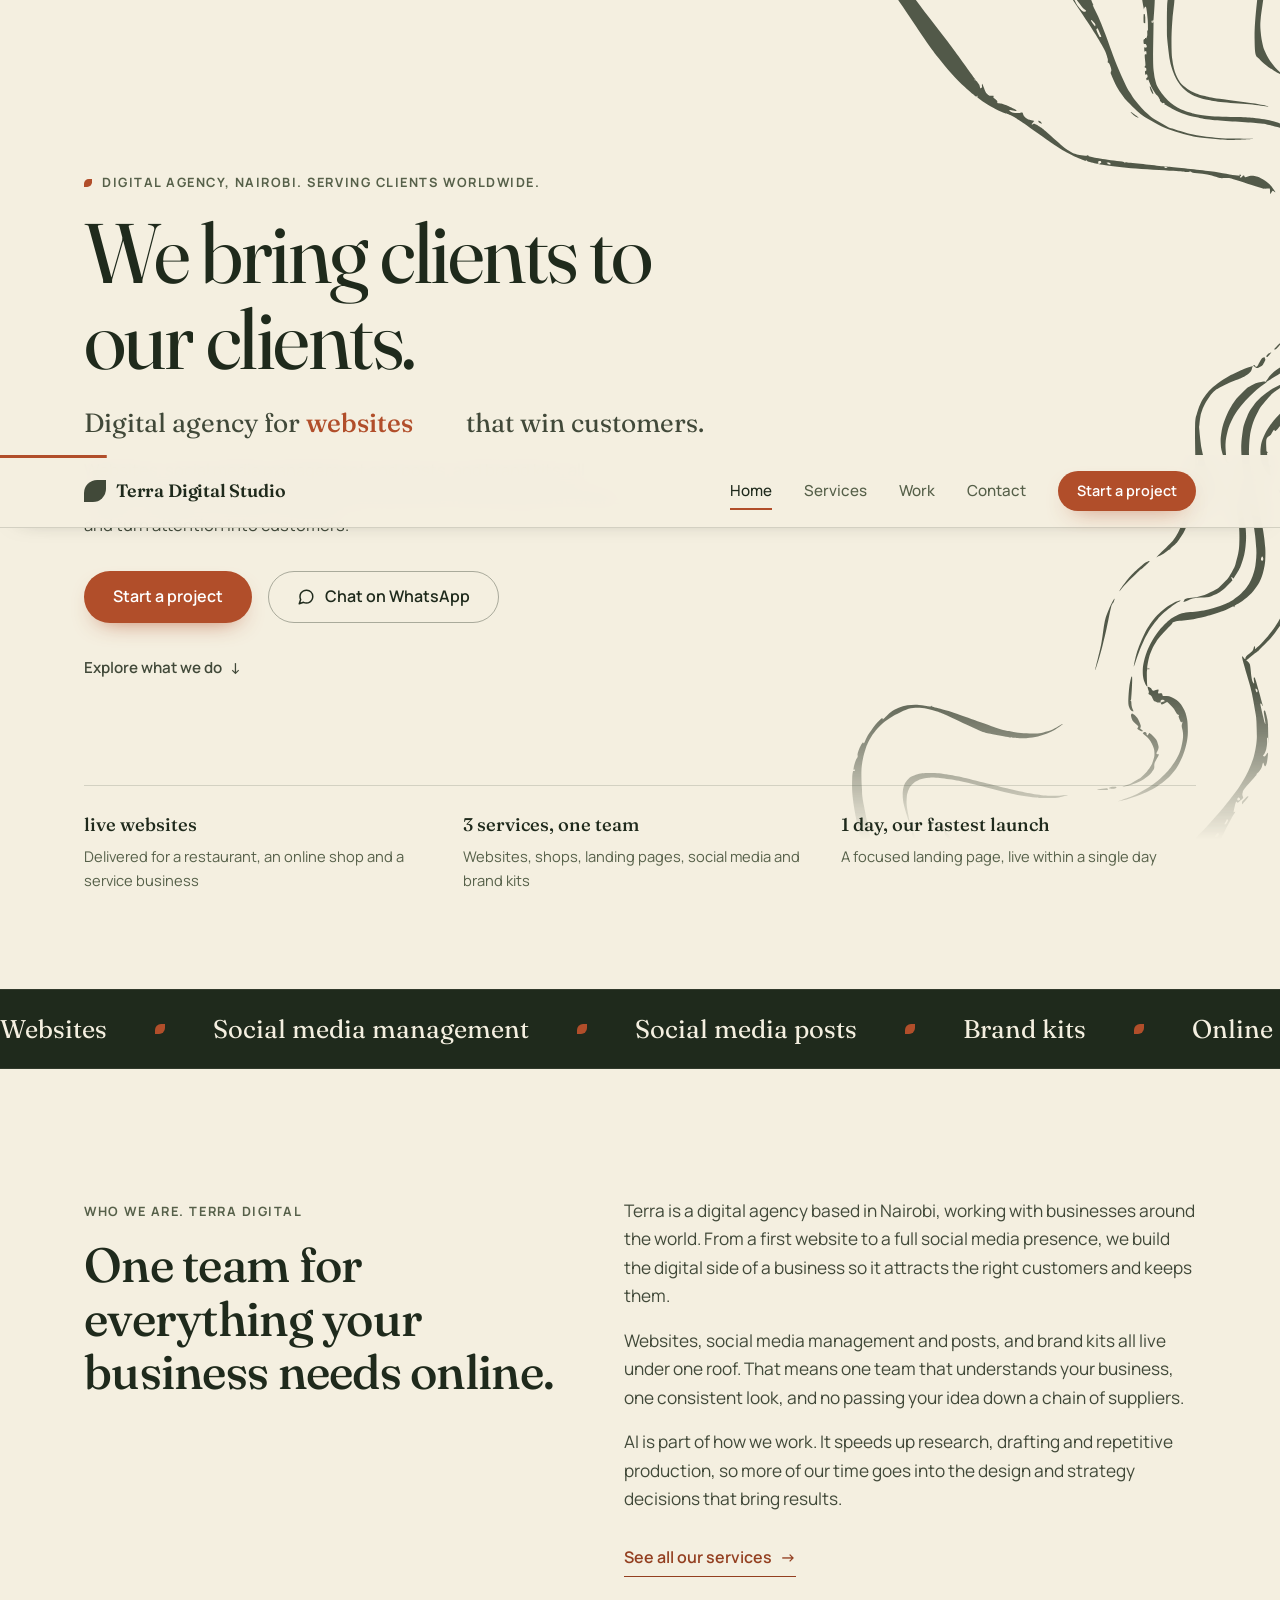
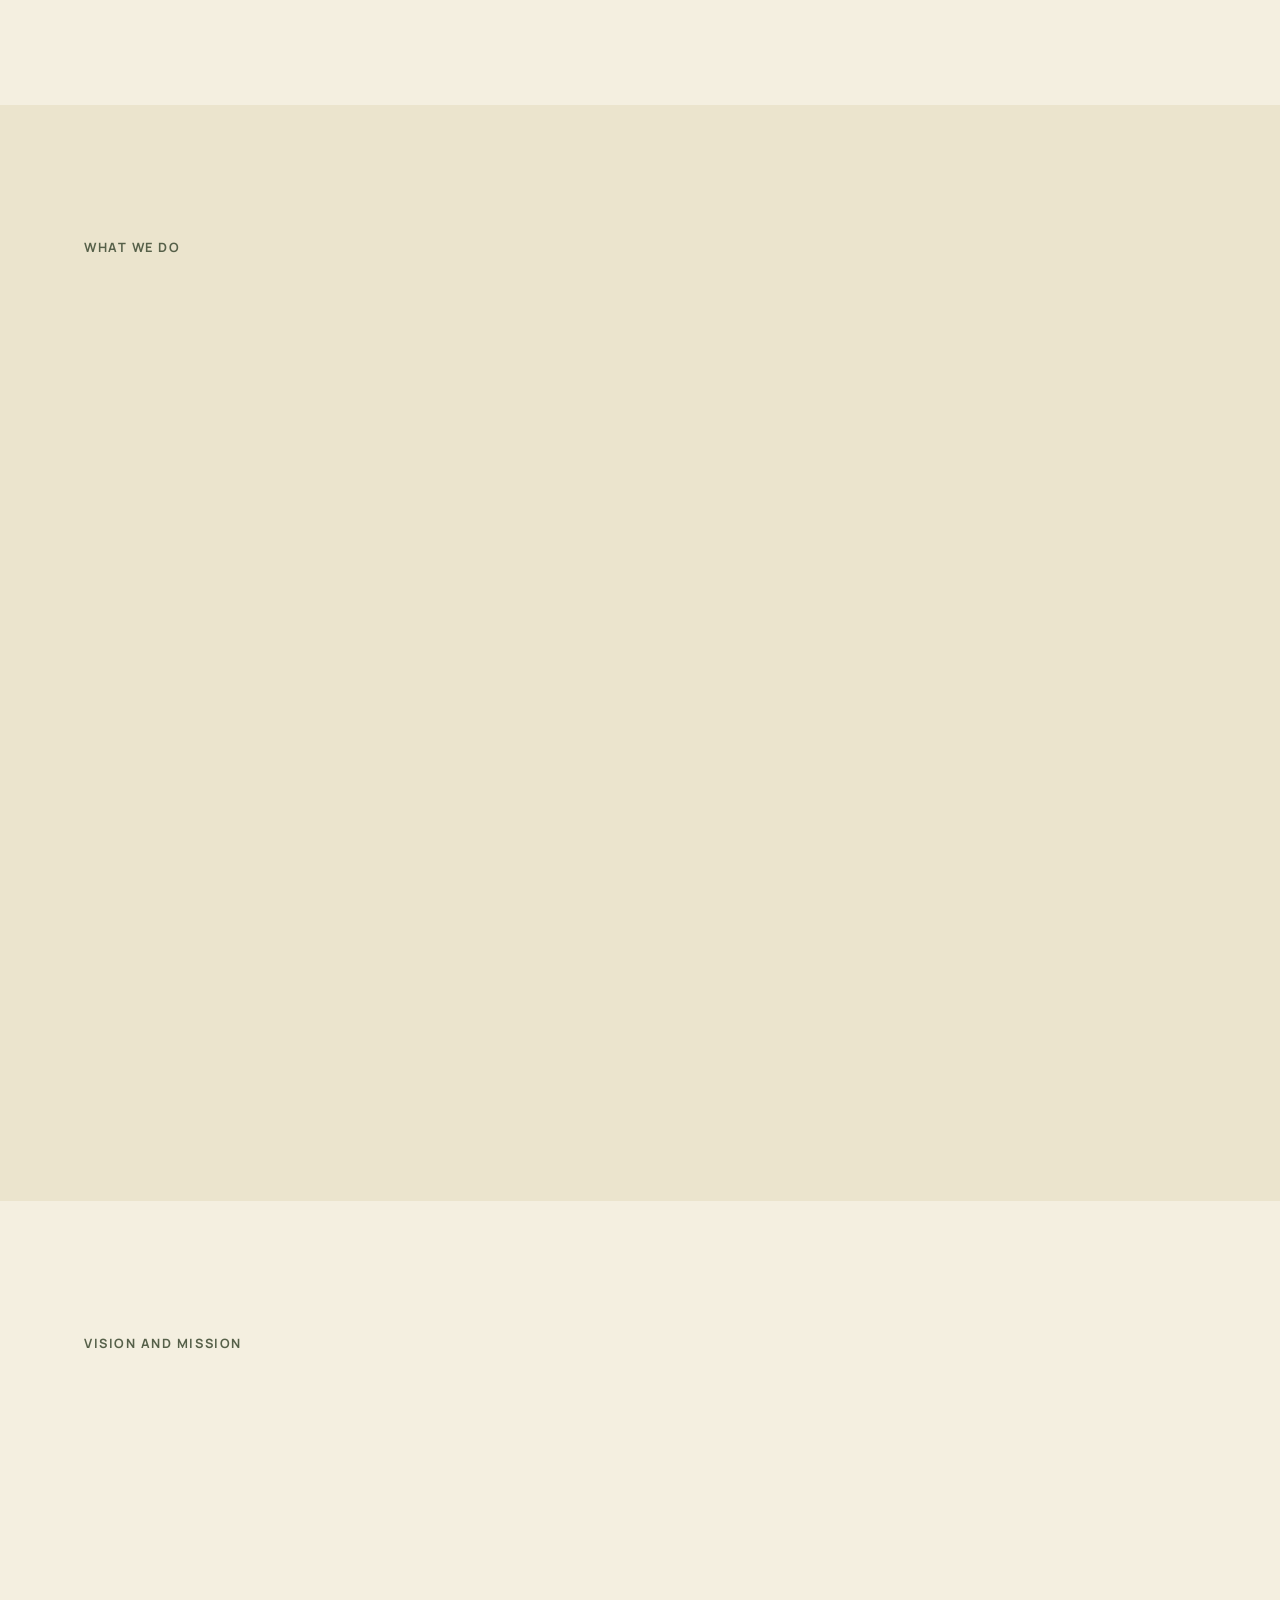
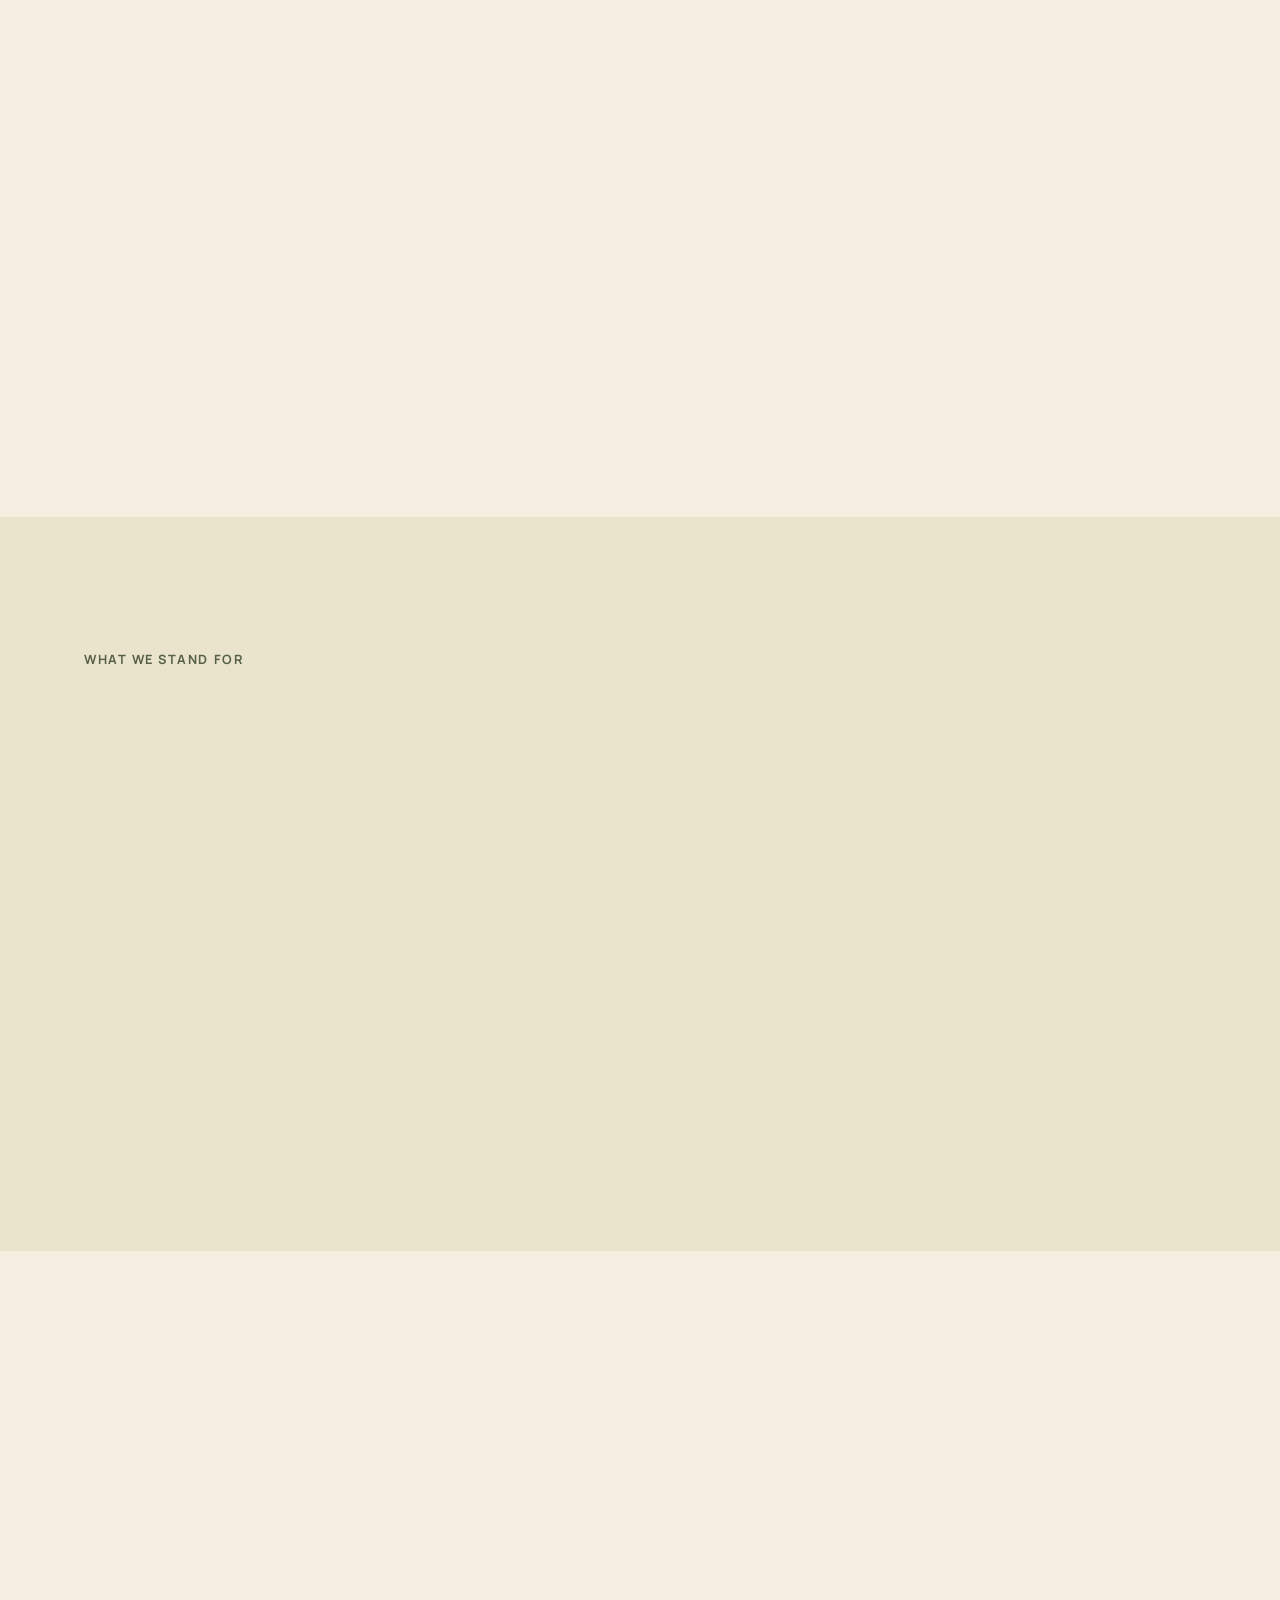
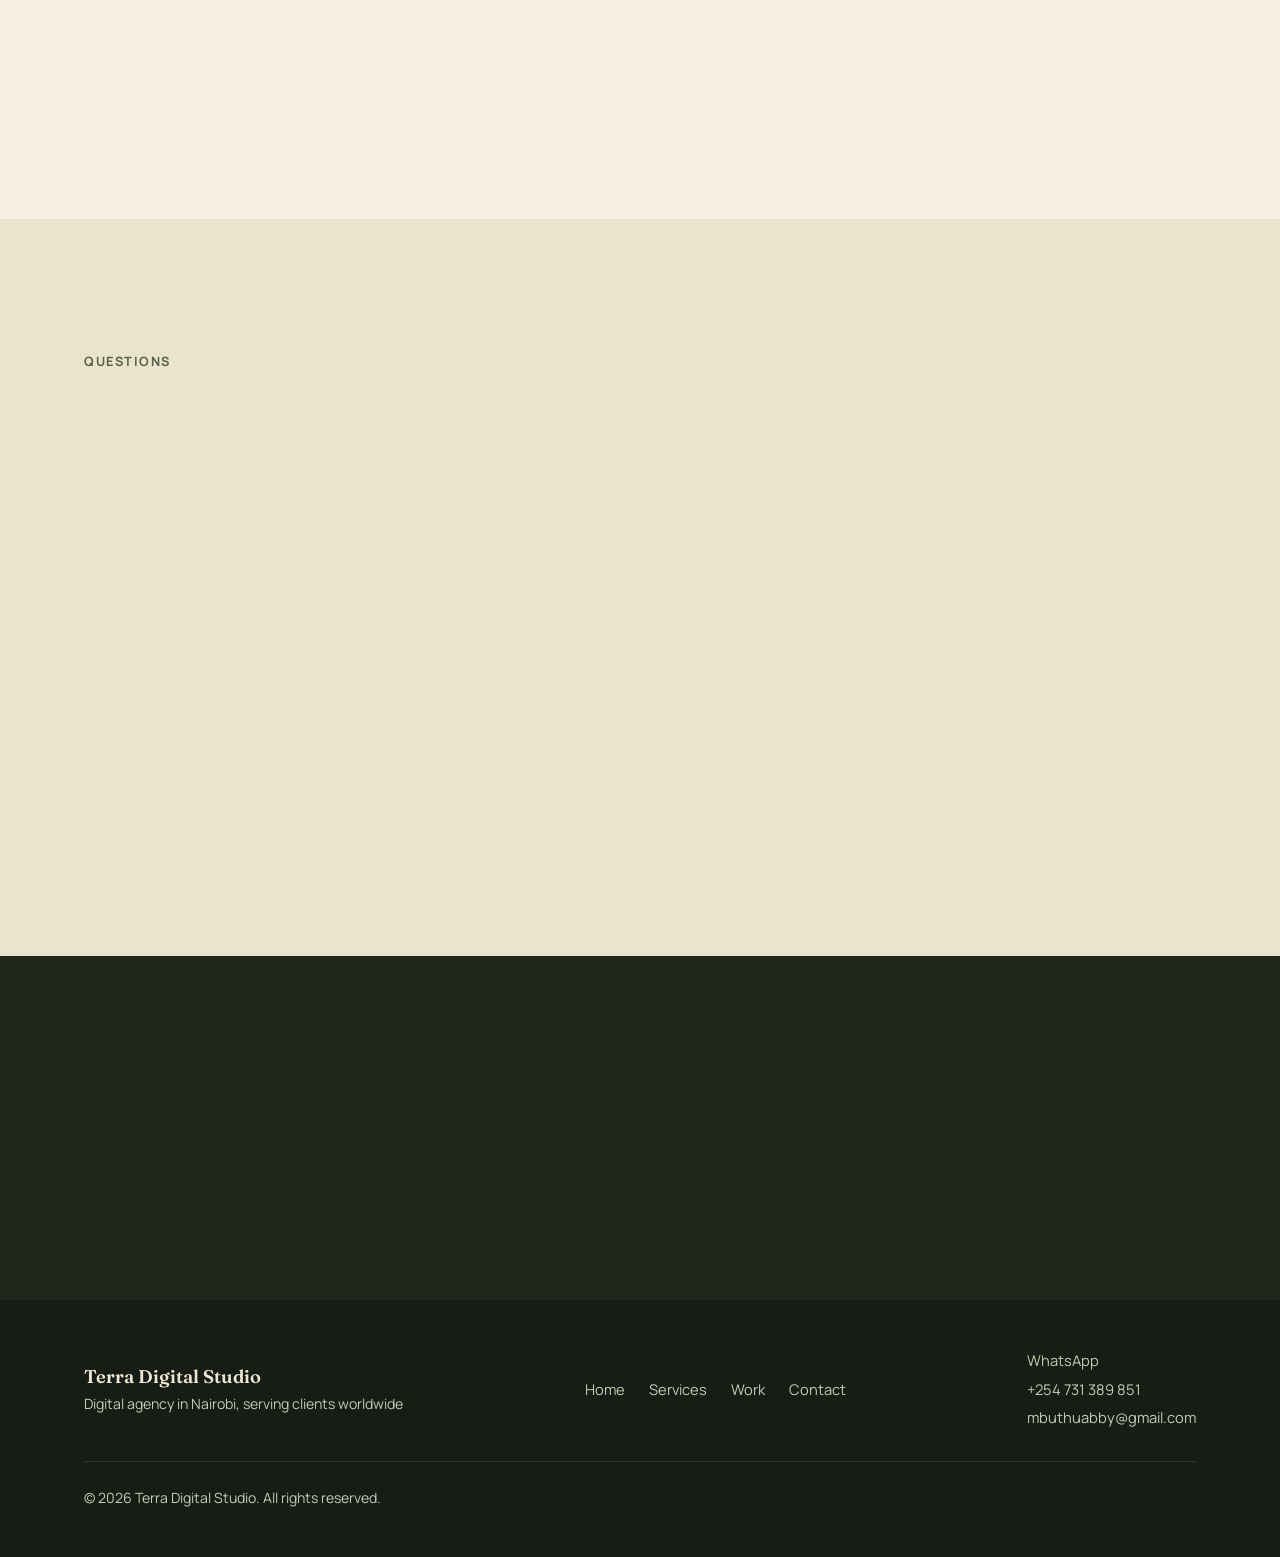
<file: about.html>
<!DOCTYPE html><html lang="en-GB"><head><meta charset="UTF-8"><title>Redirecting</title><meta name="robots" content="noindex"><meta http-equiv="refresh" content="0; url=index.html#who-we-are"><link rel="canonical" href="index.html#who-we-are"></head><body><p>This page has moved to <a href="index.html#who-we-are">the home page</a>.</p></body></html>
</file>
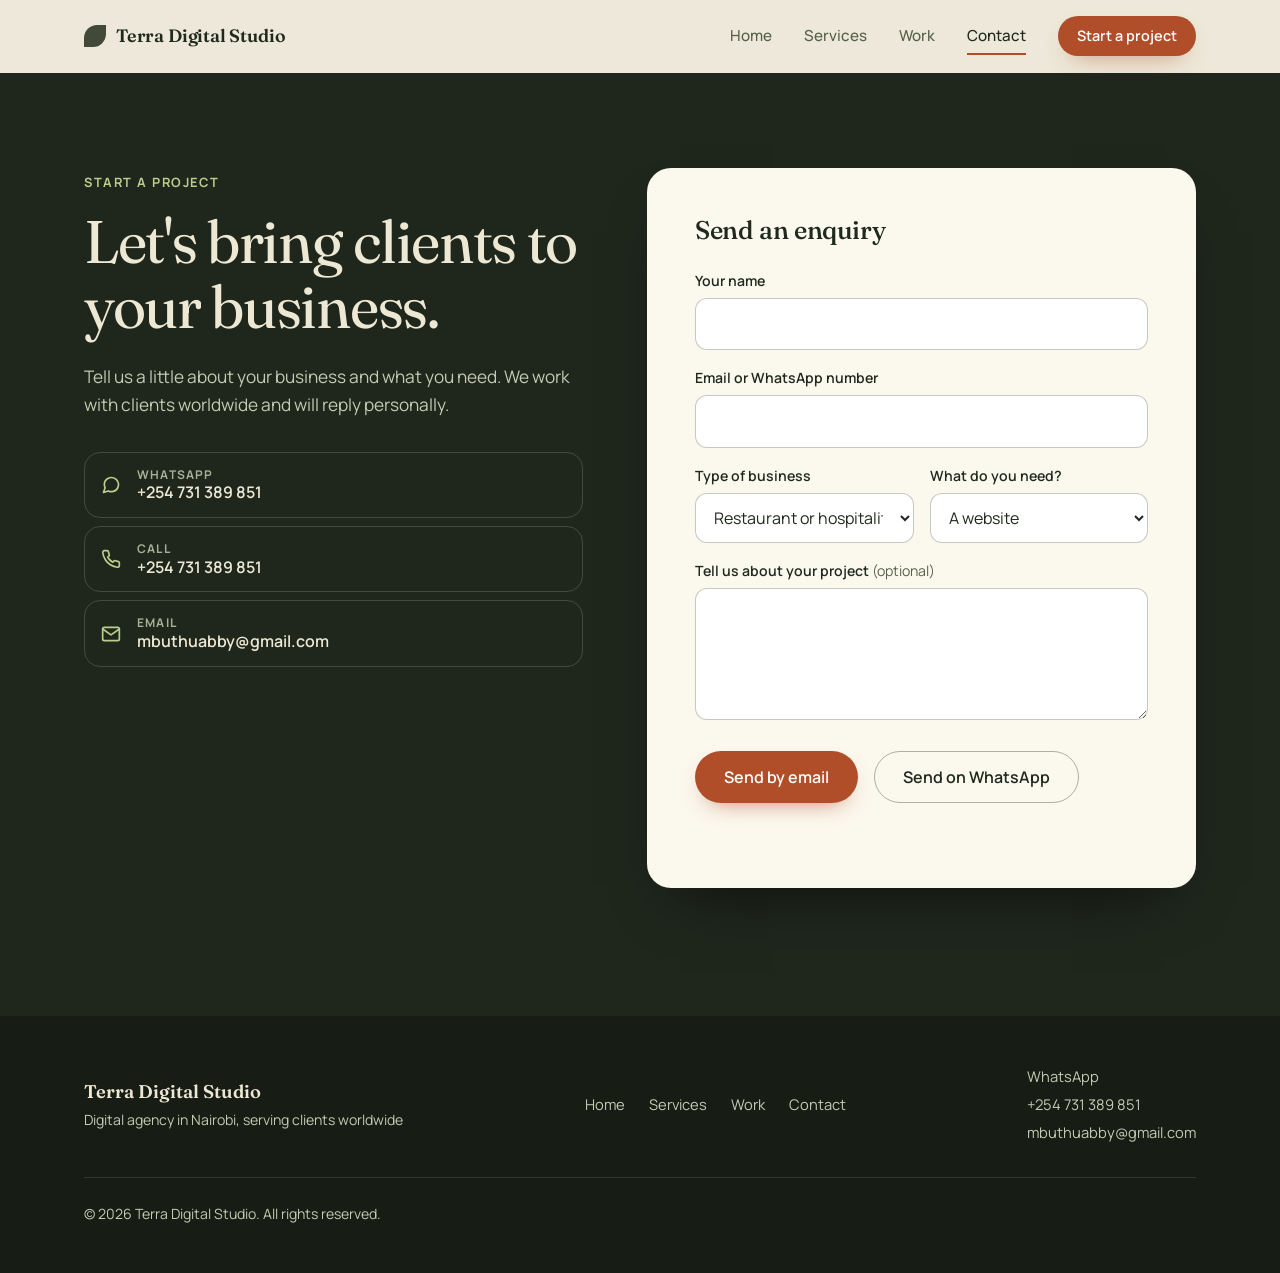
<file: contact.html>
<!DOCTYPE html>
<html lang="en-GB">
<head>
<meta charset="UTF-8">
<meta name="viewport" content="width=device-width, initial-scale=1.0">
<title>Contact | Terra Digital Studio</title>
<meta name="description" content="Start a project. Message on WhatsApp, call, email or send an enquiry. Serving clients worldwide from Nairobi.">
<meta name="theme-color" content="#F4EFE0">
<meta property="og:title" content="Contact | Nairobi Digital Studio">
<meta property="og:description" content="Start a project. Message on WhatsApp, call, email or send an enquiry. Serving clients worldwide from Nairobi.">
<meta property="og:type" content="website">
<meta property="og:locale" content="en_GB">
<link rel="icon" href="data:image/svg+xml,%3Csvg xmlns='http://www.w3.org/2000/svg' viewBox='0 0 64 64'%3E%3Crect width='64' height='64' rx='14' fill='%23414939'/%3E%3Cpath d='M32 14c10 0 18 8 18 18-10 0-18-8-18-18zM32 50c-10 0-18-8-18-18 10 0 18 8 18 18z' fill='%23F4EFE0'/%3E%3C/svg%3E">
<script>document.documentElement.classList.add('js');window.__rf=setTimeout(function(){document.documentElement.classList.add('no-anim')},4000);</script>
<link rel="preconnect" href="https://fonts.googleapis.com">
<link rel="preconnect" href="https://fonts.gstatic.com" crossorigin>
<link href="https://fonts.googleapis.com/css2?family=Fraunces:opsz,wght@9..144,400;9..144,500;9..144,600&family=Manrope:wght@400;500;600;700&display=swap" rel="stylesheet">
<link rel="stylesheet" href="styles.css">
</head>
<body data-page="contact.html">

<a href="#main" class="skip-link">Skip to content</a>

<header class="site-header">
  <div class="progress" aria-hidden="true"></div>
  <div class="container header-inner">
    <a href="index.html" class="logo" aria-label="Nairobi Digital Studio, home"><span class="logo-mark" aria-hidden="true"></span>Terra Digital Studio</a>
    <nav class="nav" id="site-nav" aria-label="Primary">
      <a href="index.html">Home</a>
      <a href="services.html">Services</a>
      <a href="work.html">Work</a>
      <a href="contact.html" aria-current="page">Contact</a>
      <a href="contact.html" class="btn btn-cta btn-sm nav-cta">Start a project</a>
    </nav>
    <button class="menu-toggle" type="button" aria-expanded="false" aria-controls="site-nav" aria-label="Open menu">
      <span></span><span></span>
    </button>
  </div>
</header>

<main id="main">

  <section class="section contact contact--page">
    <div class="container contact-grid">
      <div class="contact-copy">
        <p class="eyebrow">Start a project</p>
        <h1 class="page-title page-title--light" data-split>Let's bring clients to your business.</h1>
        <p class="section-intro">Tell us a little about your business and what you need. We work with clients worldwide and will reply personally.</p>
        <ul class="direct">
          <li><a href="https://wa.me/254731389851?text=Hello%2C%20we%20would%20like%20to%20talk%20about%20a%20project." target="_blank" rel="noopener"><svg viewBox="0 0 24 24" width="20" height="20" fill="none" stroke="currentColor" stroke-width="2" stroke-linecap="round" stroke-linejoin="round" aria-hidden="true" focusable="false"><path d="M21 11.5a8.38 8.38 0 0 1-.9 3.8 8.5 8.5 0 0 1-7.6 4.7 8.38 8.38 0 0 1-3.8-.9L3 21l1.9-5.7a8.38 8.38 0 0 1-.9-3.8 8.5 8.5 0 0 1 4.7-7.6 8.38 8.38 0 0 1 3.8-.9h.5a8.48 8.48 0 0 1 8 8v.5z"/></svg><span><small>WhatsApp</small>+254 731 389 851</span></a></li>
          <li><a href="tel:+254731389851"><svg viewBox="0 0 24 24" width="20" height="20" fill="none" stroke="currentColor" stroke-width="2" stroke-linecap="round" stroke-linejoin="round" aria-hidden="true" focusable="false"><path d="M22 16.92v3a2 2 0 0 1-2.18 2 19.79 19.79 0 0 1-8.63-3.07 19.5 19.5 0 0 1-6-6 19.79 19.79 0 0 1-3.07-8.67A2 2 0 0 1 4.11 2h3a2 2 0 0 1 2 1.72c.13.96.36 1.9.7 2.81a2 2 0 0 1-.45 2.11L8.09 9.91a16 16 0 0 0 6 6l1.27-1.27a2 2 0 0 1 2.11-.45c.91.34 1.85.57 2.81.7A2 2 0 0 1 22 16.92z"/></svg><span><small>Call</small>+254 731 389 851</span></a></li>
          <li><a href="mailto:mbuthuabby@gmail.com?subject=Project%20enquiry"><svg viewBox="0 0 24 24" width="20" height="20" fill="none" stroke="currentColor" stroke-width="2" stroke-linecap="round" stroke-linejoin="round" aria-hidden="true" focusable="false"><path d="M4 4h16c1.1 0 2 .9 2 2v12c0 1.1-.9 2-2 2H4c-1.1 0-2-.9-2-2V6c0-1.1.9-2 2-2z"/><path d="M22 6l-10 7L2 6"/></svg><span><small>Email</small>mbuthuabby@gmail.com</span></a></li>
        </ul>
      </div>

      <form class="enquiry" id="enquiry" novalidate aria-labelledby="enquiry-title">
        <h2 id="enquiry-title">Send an enquiry</h2>
        <div class="field">
          <label for="f-name">Your name</label>
          <input id="f-name" name="name" type="text" autocomplete="name" required>
          <p class="err" id="e-name" hidden>Please tell us your name.</p>
        </div>
        <div class="field">
          <label for="f-reach">Email or WhatsApp number</label>
          <input id="f-reach" name="reach" type="text" autocomplete="email" inputmode="email" required>
          <p class="err" id="e-reach" hidden>Please add an email address or phone number so we can reply.</p>
        </div>
        <div class="field-row">
          <div class="field">
            <label for="f-business">Type of business</label>
            <select id="f-business" name="business">
              <option>Restaurant or hospitality</option>
              <option>Shop or product seller</option>
              <option>Service business</option>
              <option>Other</option>
            </select>
          </div>
          <div class="field">
            <label for="f-need">What do you need?</label>
            <select id="f-need" name="need">
              <option>A website</option>
              <option>An online shop</option>
              <option>A landing page</option>
              <option>Social media management</option>
              <option>Social media posts</option>
              <option>A brand kit</option>
              <option>A bit of everything</option>
              <option>Not sure yet</option>
            </select>
          </div>
        </div>
        <div class="field">
          <label for="f-msg">Tell us about your project <span class="opt">(optional)</span></label>
          <textarea id="f-msg" name="message" rows="4"></textarea>
        </div>
        <div class="form-actions">
          <button type="submit" class="btn btn-cta btn-lg">Send by email</button>
          <button type="button" class="btn btn-outline btn-lg" id="send-wa">Send on WhatsApp</button>
        </div>
        <p class="form-status" id="form-status" role="status" aria-live="polite"></p>
      </form>
    </div>
  </section>

</main>

<footer class="site-footer">
  <div class="container footer-inner">
    <div>
      <p class="footer-name">Terra Digital Studio</p>
      <p class="footer-role">Digital agency in Nairobi, serving clients worldwide</p>
    </div>
    <nav class="footer-nav" aria-label="Footer">
      <a href="index.html">Home</a>
      <a href="services.html">Services</a>
      <a href="work.html">Work</a>
      <a href="contact.html">Contact</a>
    </nav>
    <ul class="footer-contact">
      <li><a href="https://wa.me/254731389851?text=Hello%2C%20we%20would%20like%20to%20talk%20about%20a%20project." target="_blank" rel="noopener">WhatsApp</a></li>
      <li><a href="tel:+254731389851">+254 731 389 851</a></li>
      <li><a href="mailto:mbuthuabby@gmail.com">mbuthuabby@gmail.com</a></li>
    </ul>
  </div>
  <div class="container footer-base"><p class="footer-copy">&copy; 2026 Terra Digital Studio. All rights reserved.</p></div>
</footer>

<script src="script.js" defer></script>
</body>
</html>
</file>
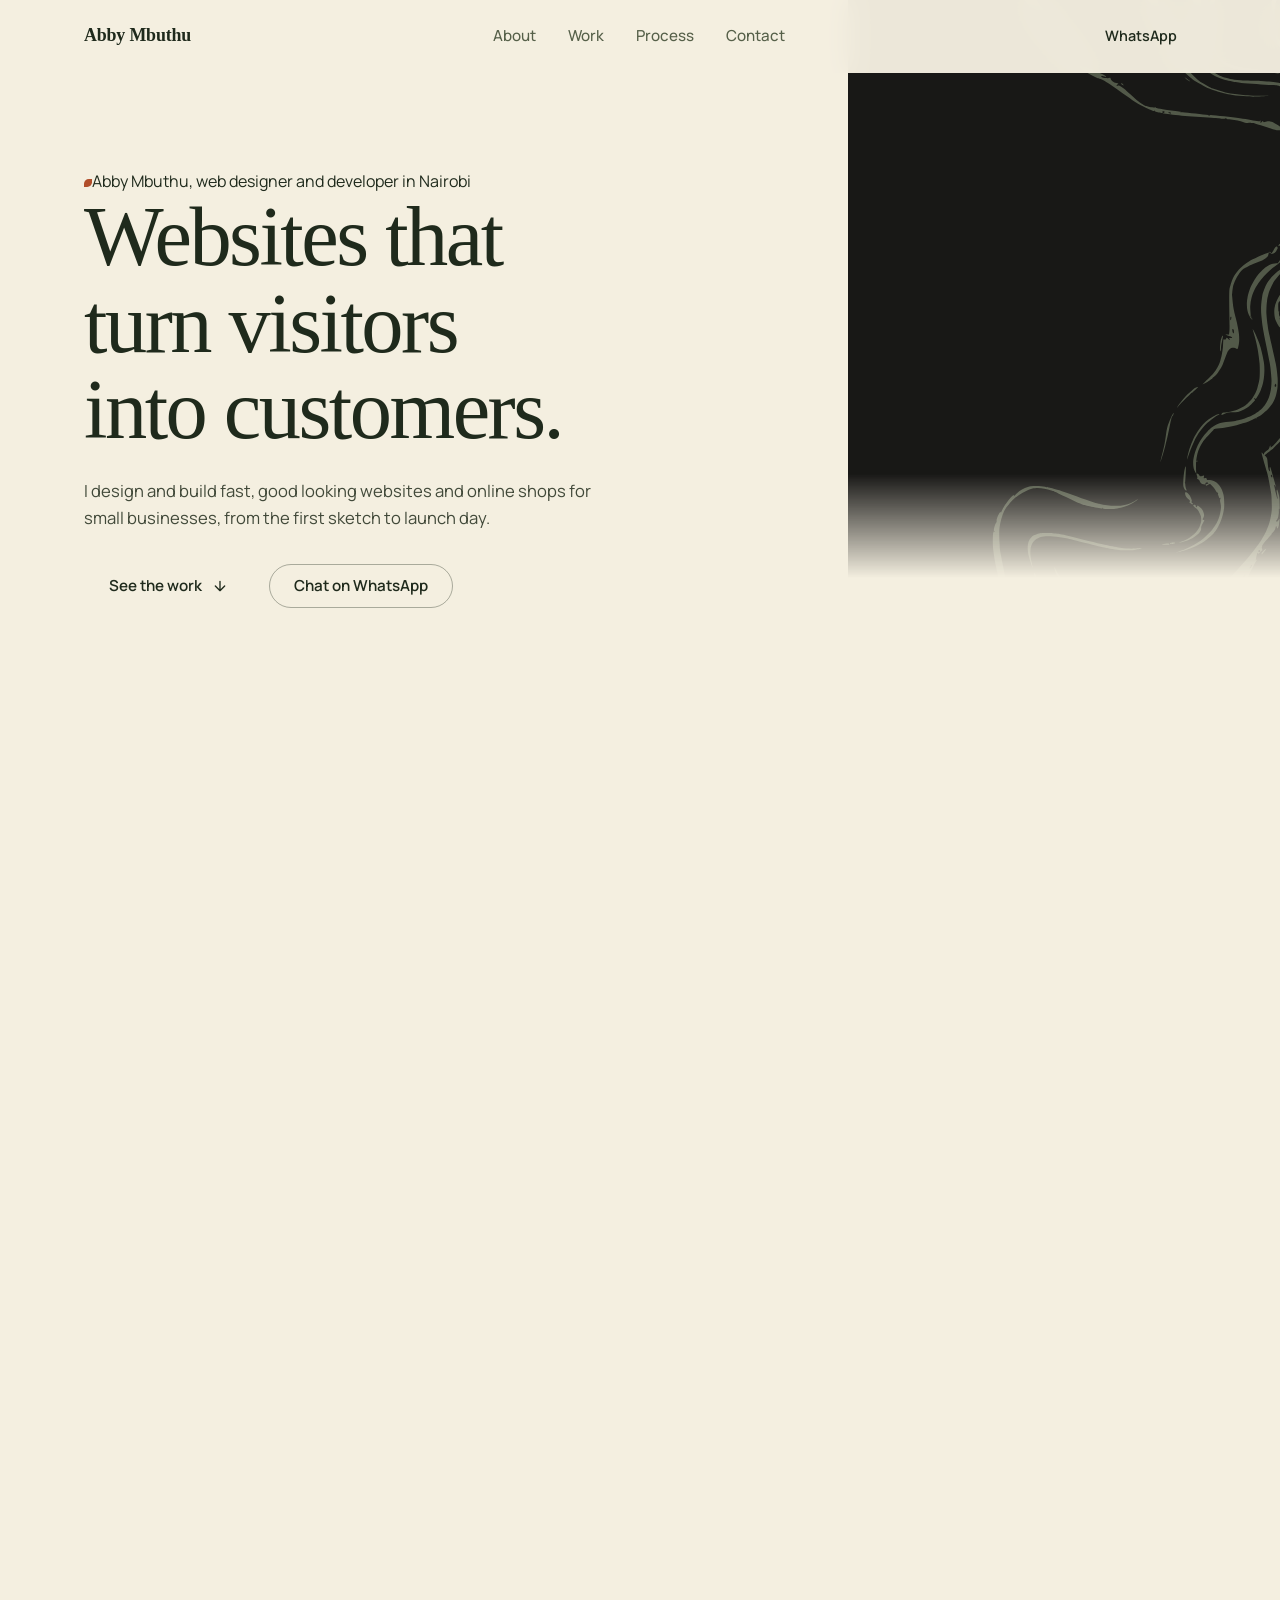
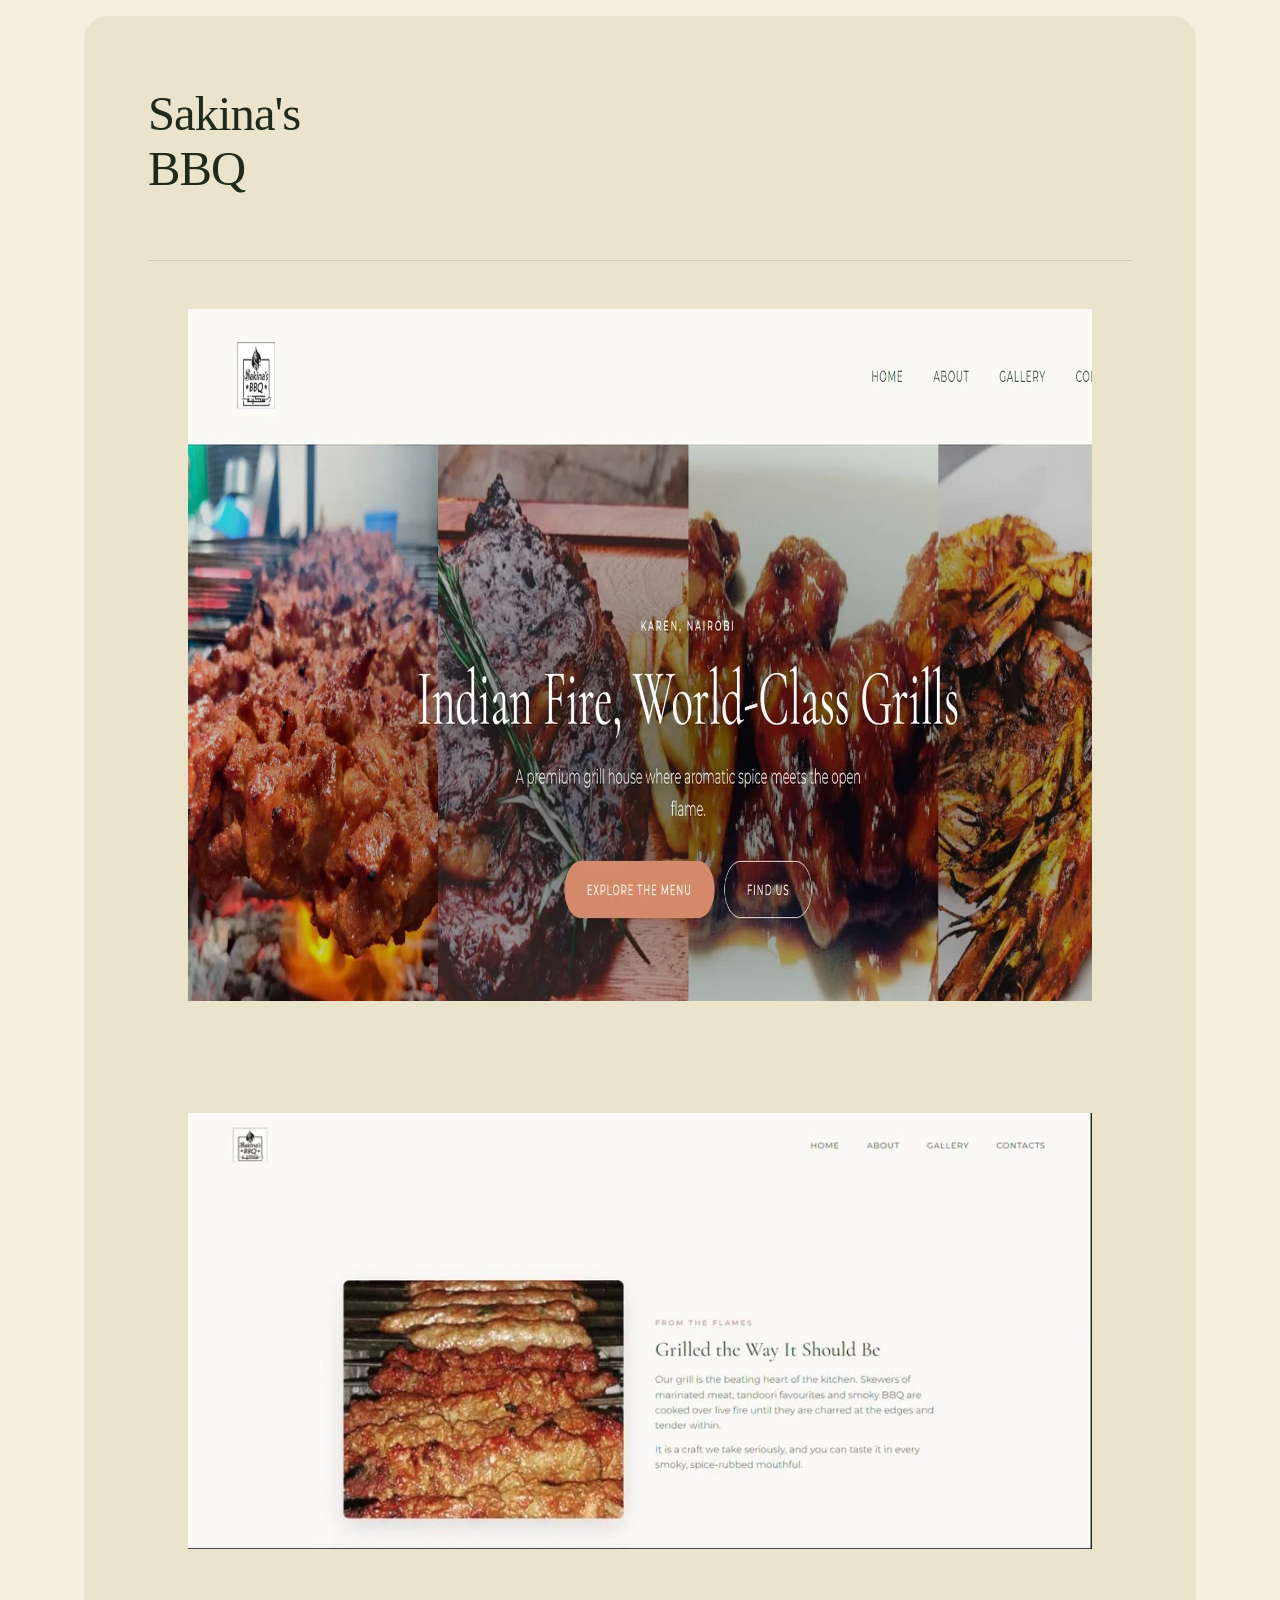
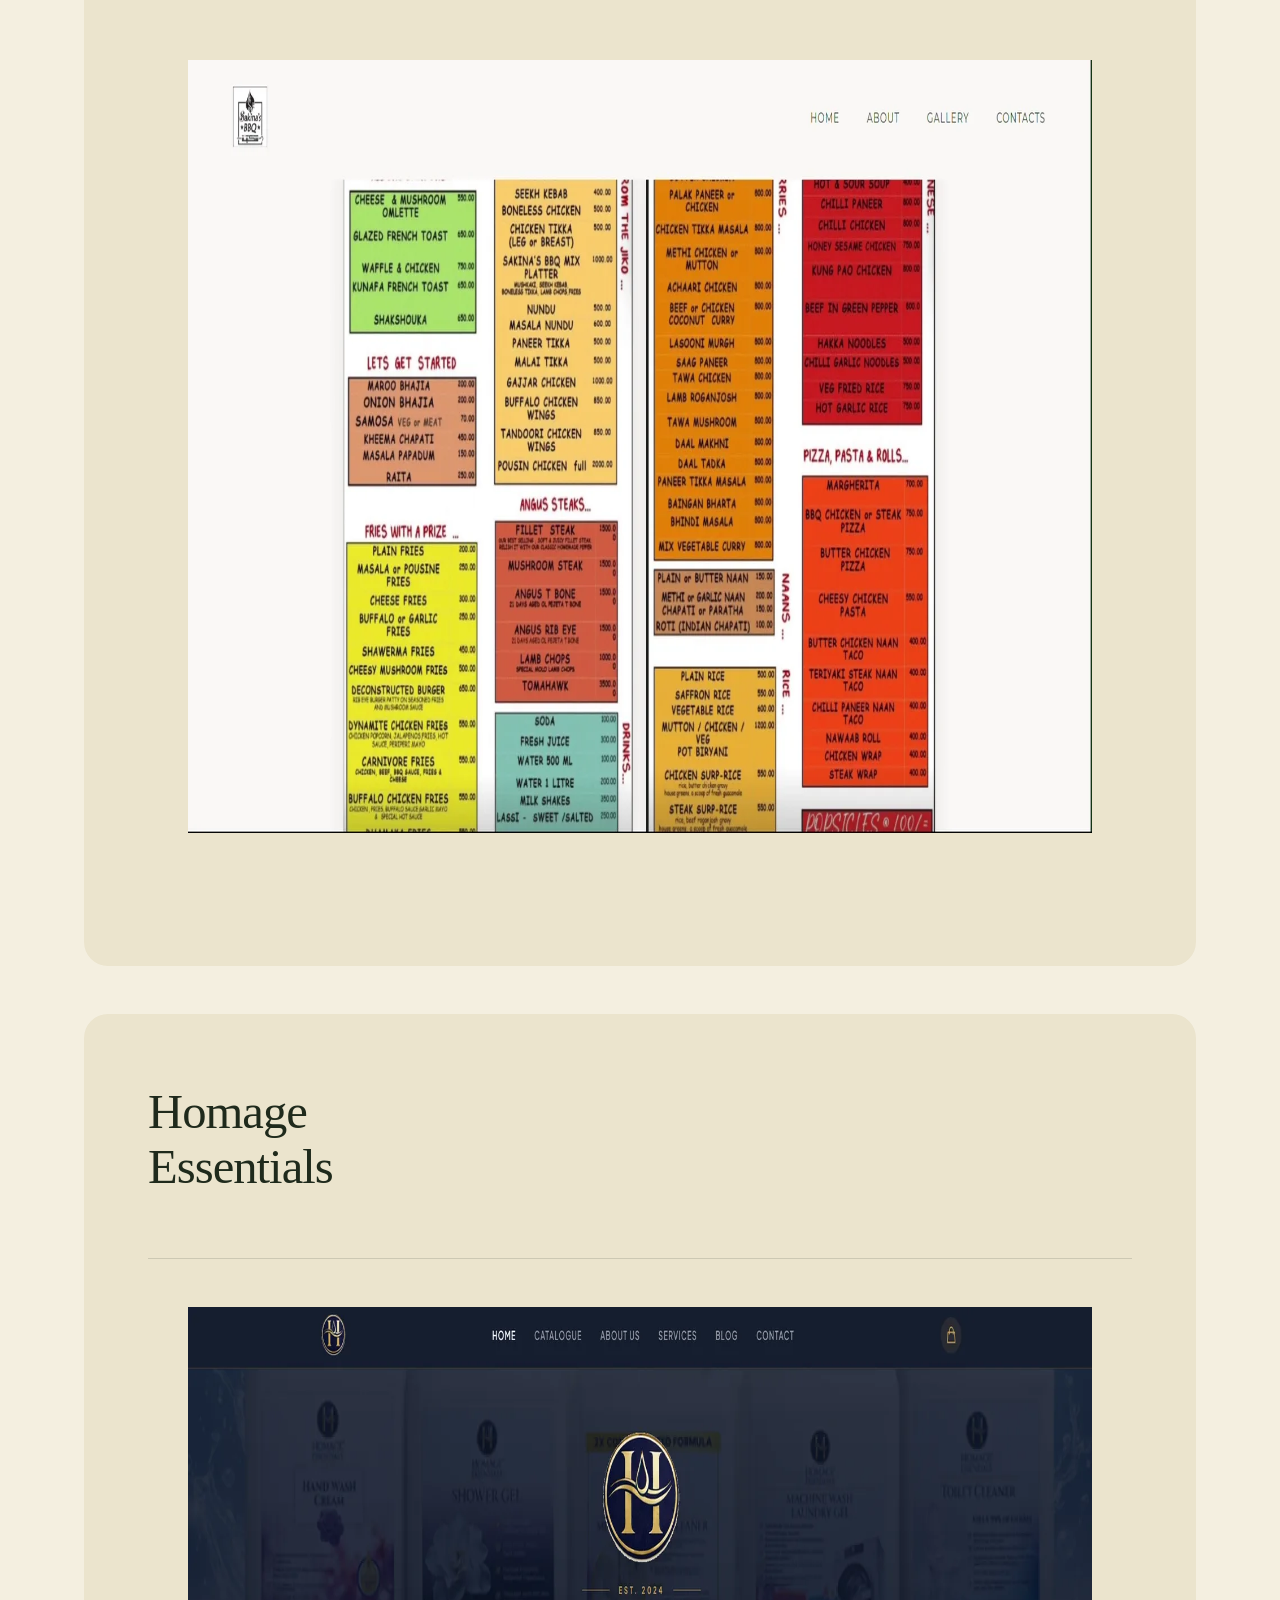
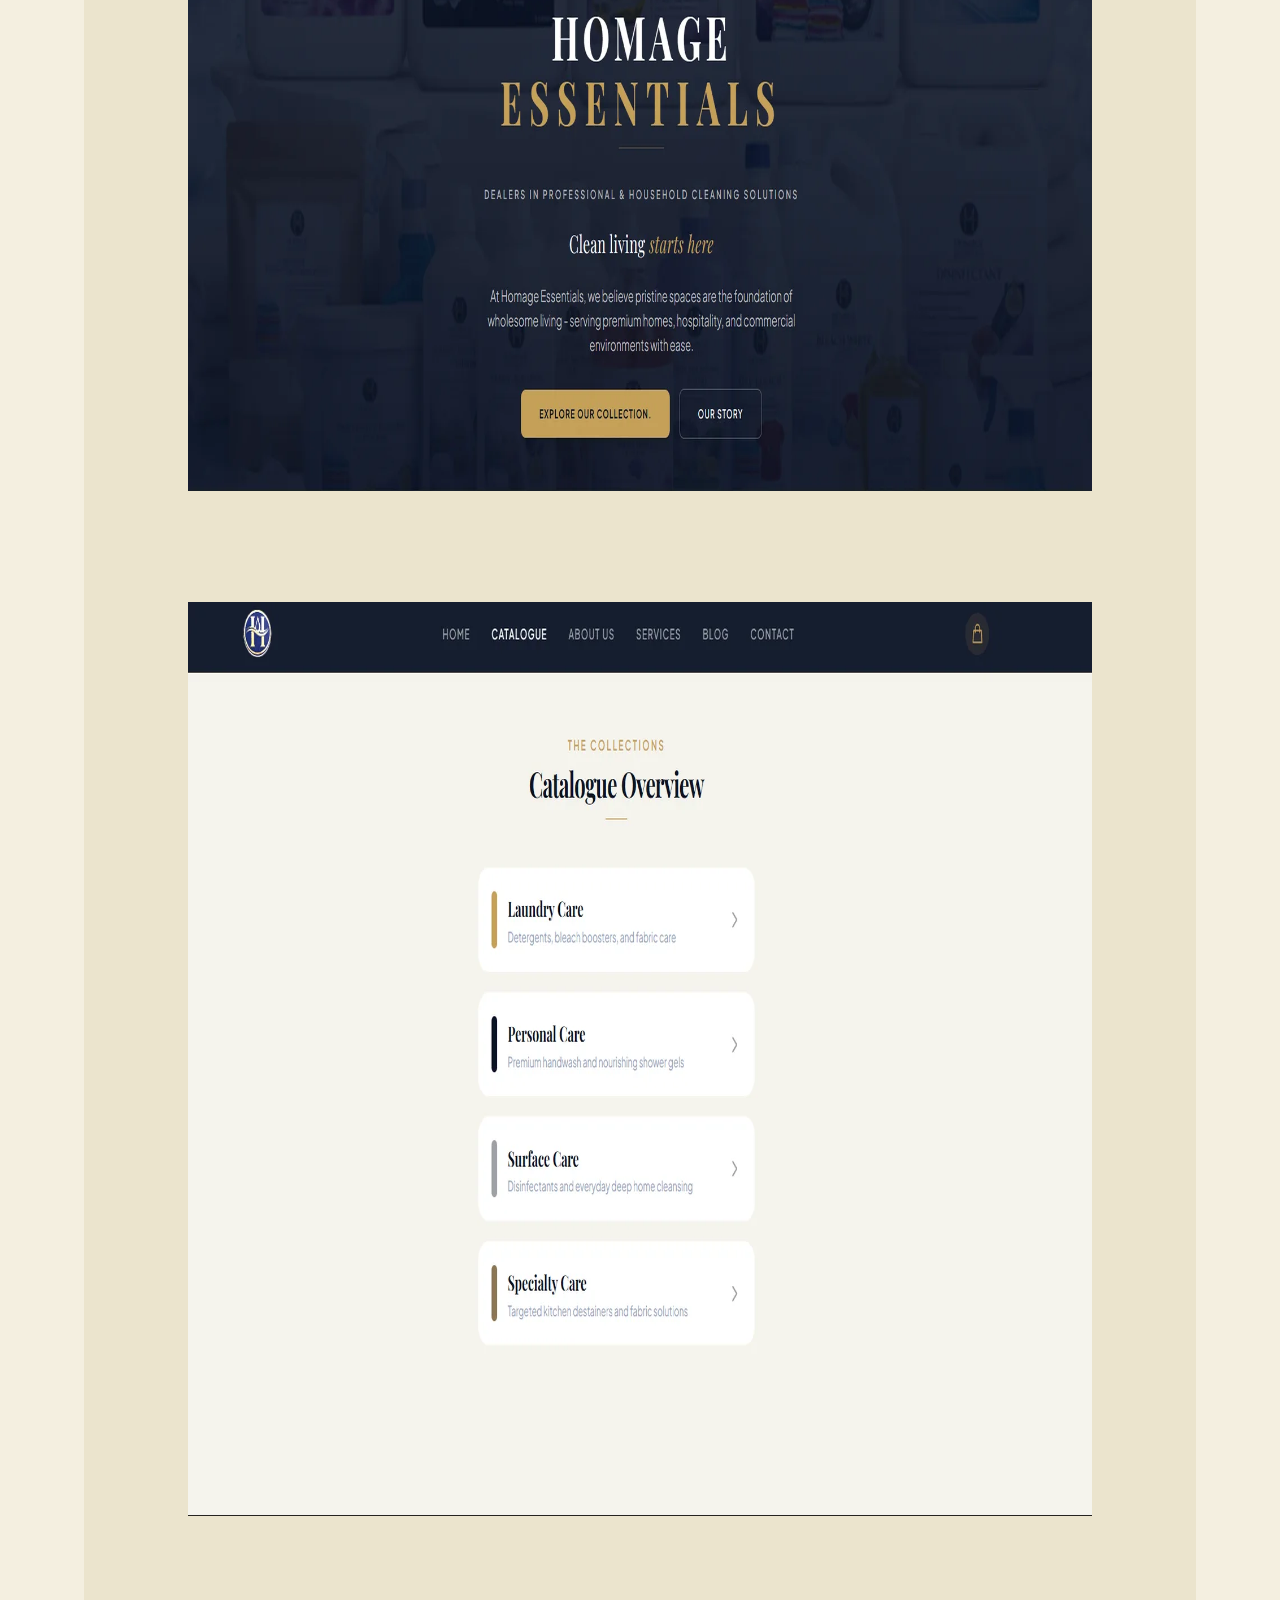
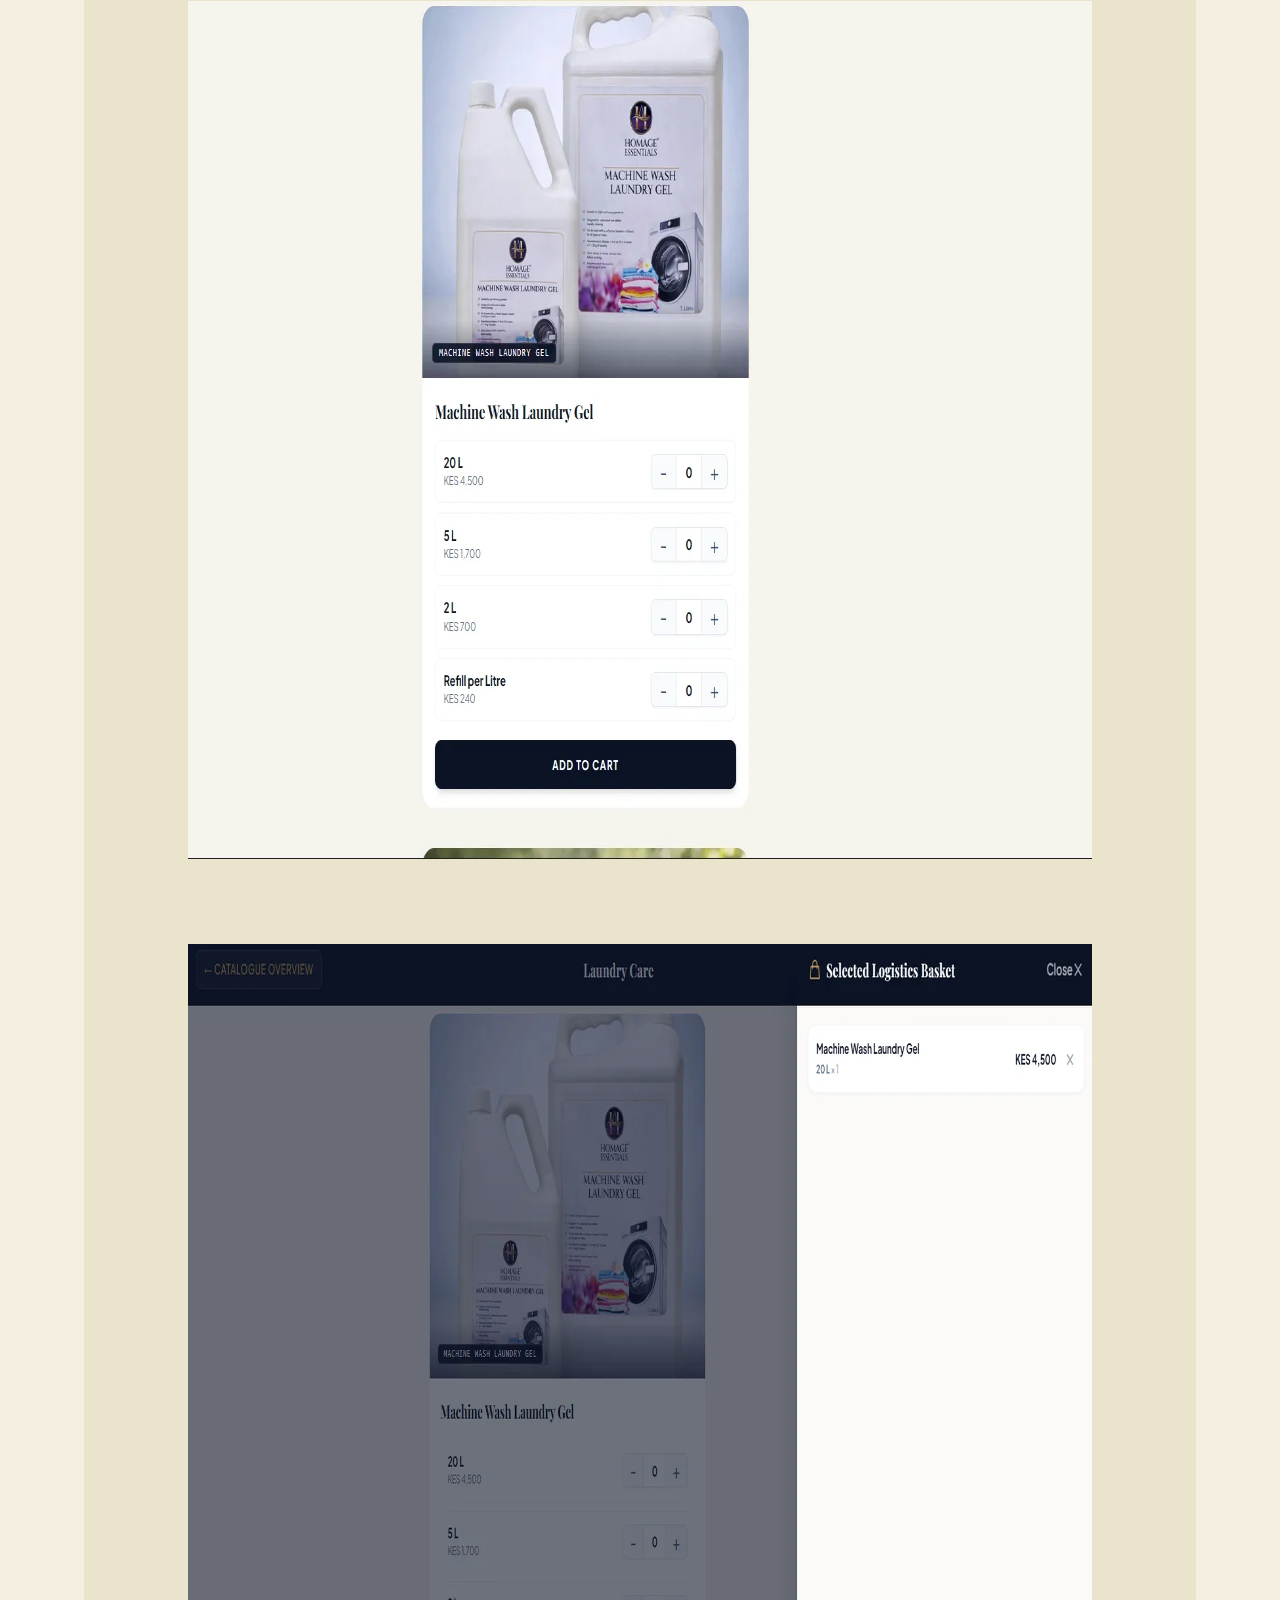
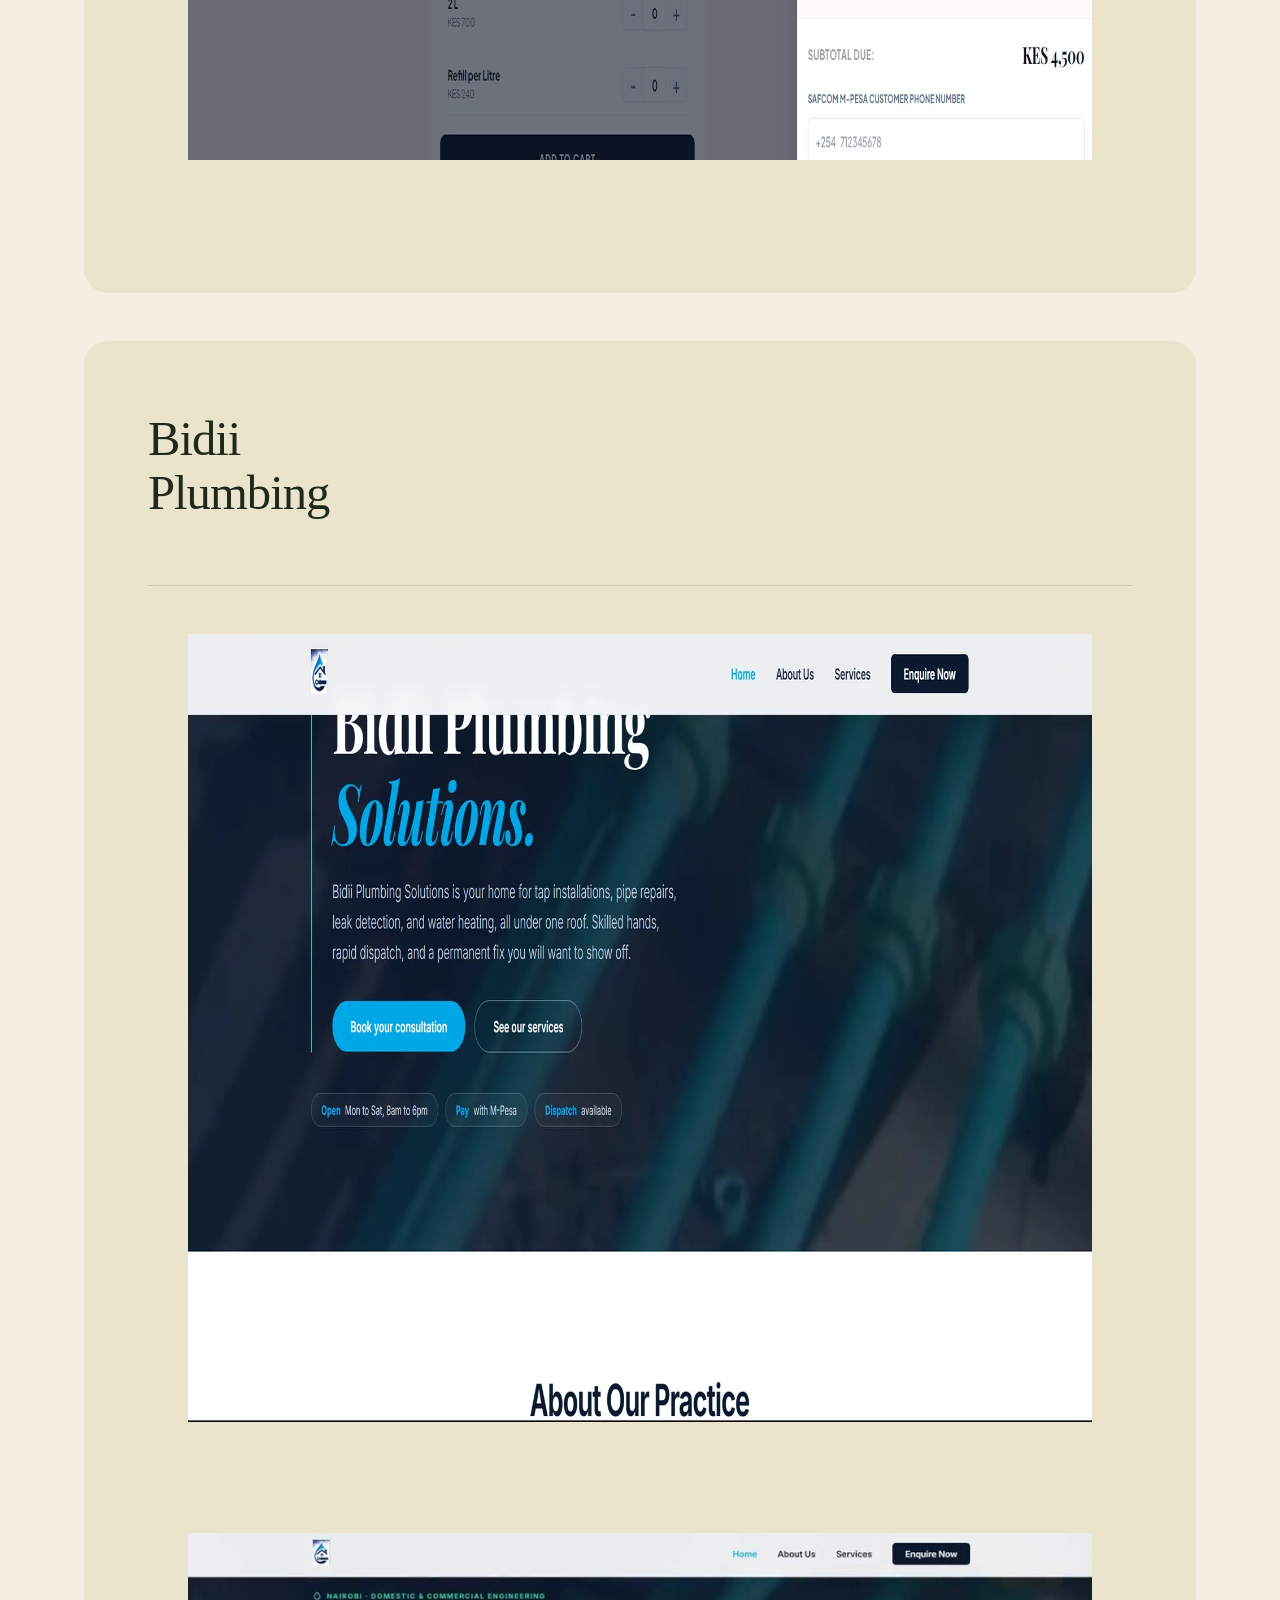
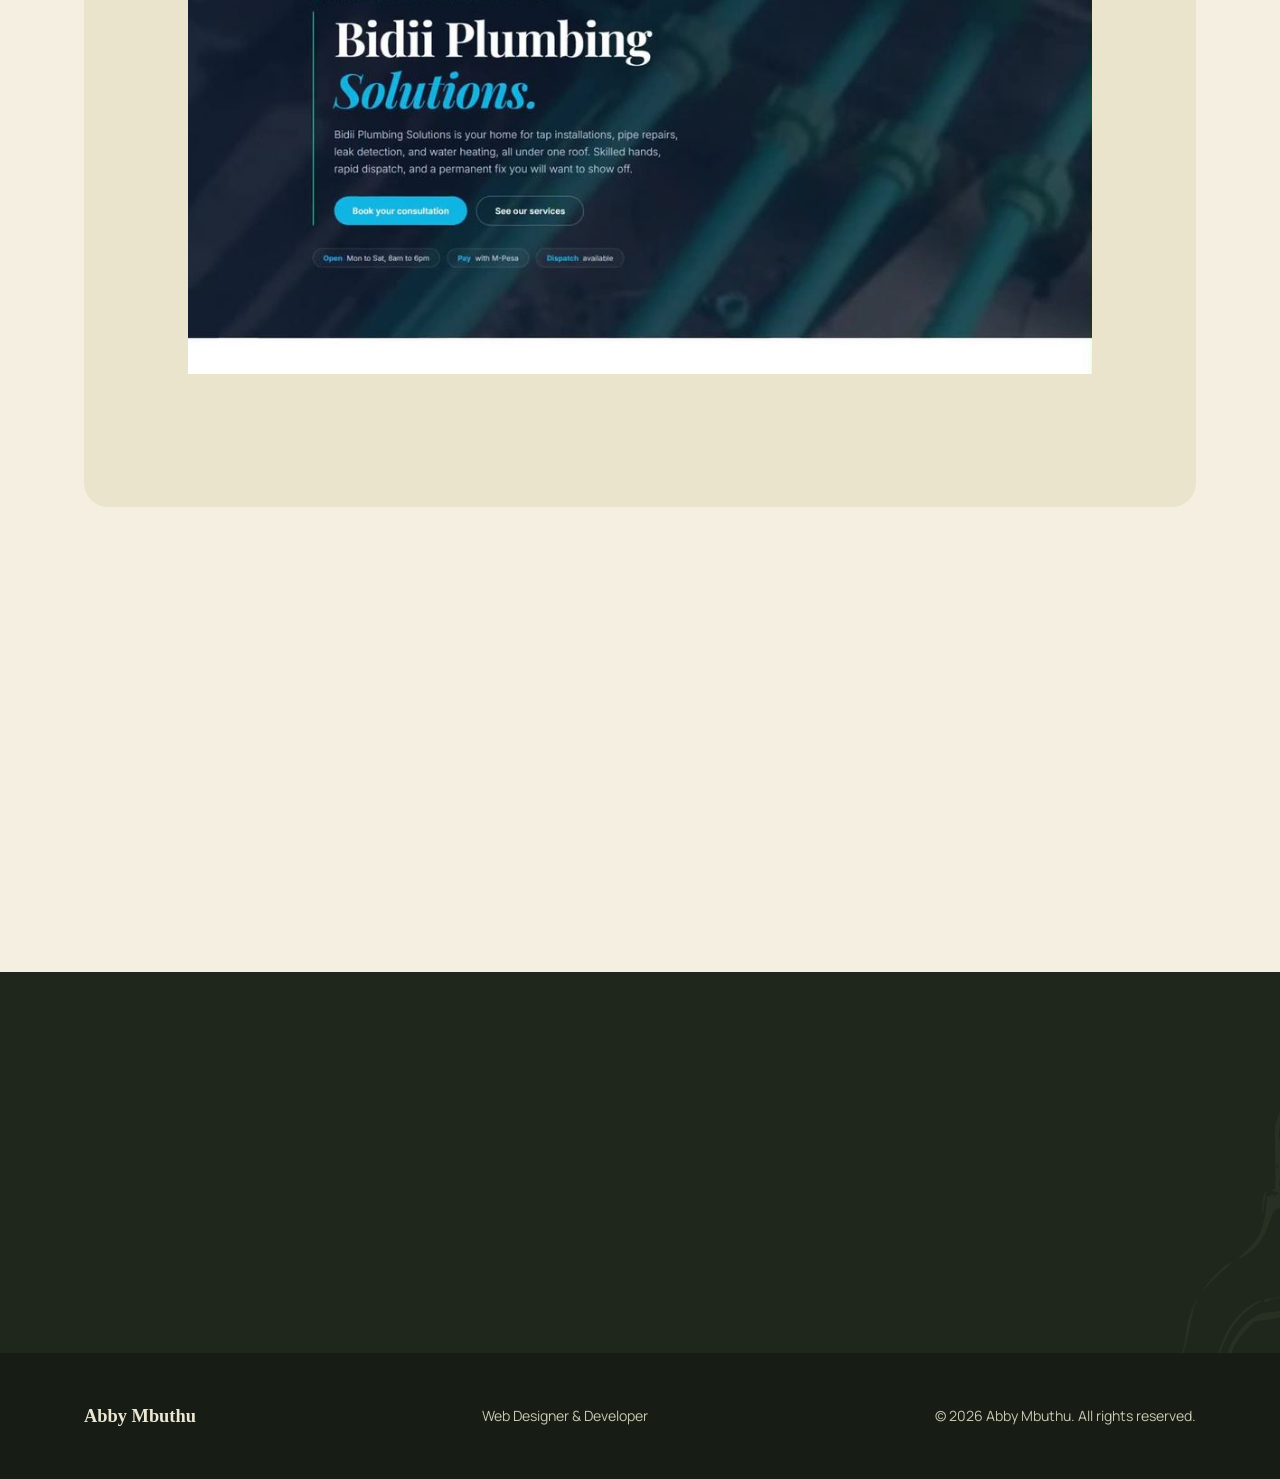
<file: index (1).html>
<!DOCTYPE html>
<html lang="en-GB">
<head>
<meta charset="UTF-8">
<meta name="viewport" content="width=device-width, initial-scale=1.0">
<title>Abby Mbuthu | Web Designer &amp; Developer</title>
<meta name="description" content="Abby Mbuthu is a web designer and developer building fast, modern websites and online shops for small businesses in Kenya.">
<meta name="author" content="Abby Mbuthu">
<meta name="theme-color" content="#F2EDDA">
<meta property="og:title" content="Abby Mbuthu | Web Designer &amp; Developer">
<meta property="og:description" content="Fast, modern websites and online shops for small businesses in Kenya.">
<meta property="og:type" content="website">
<script>document.documentElement.classList.add('js');</script>
<link rel="preconnect" href="https://fonts.googleapis.com">
<link rel="preconnect" href="https://fonts.gstatic.com" crossorigin>
<link href="https://fonts.googleapis.com/css2?family=Manrope:wght@200..800&display=swap" rel="stylesheet">
<link rel="stylesheet" href="styles.css">
</head>
<body>

<!-- The hero line art, traced from the original image so it stays sharp at any screen size -->
<svg width="0" height="0" style="position:absolute" aria-hidden="true" focusable="false">
  <symbol id="ink-lines" viewBox="0 0 736 1041">
    <path fill-rule="evenodd" d="M389.5 1035.5C388.9 1035.8 386.9 1036.0 390.0 1036.0C393.1 1036.0 404.0 1035.6 408.2 1035.8C412.5 1035.9 414.2 1036.6 415.5 1037.0C416.8 1037.4 415.8 1038.1 416.2 1038.2C416.7 1038.4 417.2 1037.6 418.0 1038.0C418.8 1038.4 419.4 1040.3 420.8 1040.8C422.1 1041.2 425.8 1041.3 426.2 1040.8C426.8 1040.2 424.5 1038.2 423.8 1037.5C423.0 1036.8 423.5 1036.8 421.8 1036.2C420.0 1035.7 416.8 1034.7 413.2 1034.2C409.8 1033.8 404.0 1033.5 400.8 1033.5C397.5 1033.5 395.4 1033.9 393.5 1034.2C391.6 1034.6 390.1 1035.2 389.5 1035.5ZM728.8 1031.0C728.5 1030.8 728.1 1031.0 727.8 1031.5C727.4 1032.0 726.9 1032.7 726.5 1034.2C726.1 1035.8 724.9 1039.7 725.2 1040.8C725.6 1041.8 728.2 1041.9 728.8 1040.8C729.3 1039.6 728.7 1035.1 728.8 1033.8C728.8 1032.4 729.2 1033.2 729.2 1032.8C729.2 1032.3 729.0 1031.2 728.8 1031.0ZM371.0 1031.5C370.9 1031.8 371.7 1032.4 372.5 1032.8C373.3 1033.1 374.9 1033.6 376.0 1033.8C377.1 1033.9 379.7 1034.2 379.2 1033.8C378.8 1033.2 374.6 1031.1 373.2 1030.8C371.9 1030.4 371.1 1031.2 371.0 1031.5ZM333.8 996.2C332.5 995.2 333.8 997.7 334.5 999.2C335.2 1000.8 335.9 1002.5 338.2 1005.5C340.6 1008.5 344.9 1013.6 348.5 1017.0C352.1 1020.4 356.6 1023.7 359.8 1025.8C362.9 1027.8 365.7 1028.9 367.2 1029.5C368.8 1030.1 369.0 1029.8 369.0 1029.5C369.0 1029.2 367.2 1027.8 367.2 1027.5C367.3 1027.2 369.0 1027.7 369.2 1027.5C369.5 1027.3 369.2 1026.6 368.8 1026.2C368.3 1025.9 367.5 1025.6 366.8 1025.5C366.0 1025.4 366.8 1027.2 364.5 1025.8C362.2 1024.2 357.0 1019.9 353.2 1016.5C349.5 1013.1 345.0 1008.9 341.8 1005.5C338.5 1002.1 335.0 997.3 333.8 996.2ZM735.8 992.5C735.3 990.8 734.0 997.3 733.2 1000.0C732.5 1002.7 731.8 1006.0 731.2 1008.8C730.7 1011.5 730.2 1014.0 730.0 1016.8C729.8 1019.5 729.9 1024.2 730.0 1025.5C730.1 1026.8 729.9 1027.2 730.8 1024.8C731.6 1022.2 734.2 1013.0 735.0 1010.5C735.8 1008.0 735.6 1013.0 735.8 1010.0C735.9 1007.0 736.2 994.2 735.8 992.5ZM310.5 959.2C310.0 958.7 309.6 960.0 309.5 960.5C309.4 961.0 309.5 961.5 310.0 962.5C310.5 963.5 311.1 965.0 312.2 966.8C313.4 968.5 315.9 971.5 316.8 972.8C317.6 974.0 317.0 974.2 317.2 974.5C317.5 974.8 317.9 975.2 318.0 974.8C318.1 974.3 318.9 973.5 318.0 971.8C317.1 970.0 314.0 966.1 312.8 964.0C311.5 961.9 311.0 959.8 310.5 959.2ZM305.2 950.0C305.0 950.0 304.5 949.7 304.8 950.5C305.0 951.3 305.9 953.8 306.5 955.0C307.1 956.2 308.0 957.2 308.5 957.8C309.0 958.3 309.6 958.5 309.8 958.2C309.9 958.0 310.1 957.1 309.5 956.0C308.9 954.9 306.8 952.5 306.2 951.5C305.7 950.5 306.2 950.5 306.0 950.2C305.8 950.0 305.5 950.0 305.2 950.0ZM300.2 935.2C299.5 934.4 299.1 937.7 299.2 939.0C299.4 940.3 300.5 942.2 301.0 943.2C301.5 944.2 301.9 944.7 302.2 945.0C302.6 945.3 303.0 945.4 303.2 945.2C303.5 945.1 304.0 945.9 303.5 944.2C303.0 942.6 301.0 936.1 300.2 935.2ZM331.8 926.8C331.8 927.5 332.3 929.7 333.0 931.8C333.7 933.8 334.6 936.3 336.0 939.0C337.4 941.7 339.3 945.1 341.2 947.8C343.2 950.4 345.0 952.4 347.8 954.8C350.5 957.1 354.2 959.8 357.5 961.8C360.8 963.7 364.4 965.2 367.8 966.5C371.1 967.8 370.0 967.9 377.8 969.8C385.5 971.6 405.3 975.5 414.5 977.8C423.7 980.0 427.2 981.0 432.8 983.0C438.3 985.0 444.4 988.1 448.0 990.0C451.6 991.9 451.8 992.1 454.5 994.2C457.2 996.4 461.1 999.4 464.2 1002.8C467.4 1006.1 470.9 1010.5 473.5 1014.5C476.1 1018.5 478.0 1022.2 479.8 1026.5C481.5 1030.8 483.2 1037.9 484.2 1040.2C485.2 1042.6 486.2 1043.4 485.8 1040.8C485.3 1038.1 483.2 1029.3 481.5 1024.5C479.8 1019.7 478.0 1016.0 475.5 1012.0C473.0 1008.0 468.5 1002.9 466.2 1000.2C464.0 997.6 463.0 997.1 461.8 996.2C460.5 995.4 459.2 995.5 458.5 995.2C457.8 995.0 457.8 994.8 457.8 994.5C457.7 994.2 459.0 994.2 458.0 993.2C457.0 992.3 454.3 990.4 451.8 989.0C449.2 987.6 444.4 985.7 442.8 984.8C441.1 983.8 442.2 983.7 441.8 983.5C441.3 983.3 443.4 984.6 440.0 983.5C436.6 982.4 429.8 979.4 421.5 977.0C413.2 974.6 397.8 971.2 390.0 969.0C382.2 966.8 379.2 965.7 374.8 964.0C370.3 962.3 367.2 961.0 363.5 959.0C359.8 957.0 356.0 954.9 352.5 952.2C349.0 949.6 345.0 945.5 342.5 943.0C340.0 940.5 339.4 939.7 337.8 937.0C336.1 934.3 333.5 928.7 332.5 927.0C331.5 925.3 331.7 926.0 331.8 926.8ZM735.8 910.0C735.3 904.0 734.2 911.9 733.2 915.8C732.2 919.6 733.1 922.0 729.8 933.2C726.4 944.5 717.0 971.0 713.0 983.2C709.0 995.5 708.0 999.5 706.0 1006.5C704.0 1013.5 702.5 1019.3 701.2 1025.0C700.0 1030.7 697.1 1038.1 698.5 1040.8C699.9 1043.4 707.4 1042.8 709.8 1040.8C712.1 1038.7 710.4 1036.5 712.8 1028.5C715.1 1020.5 721.6 1000.2 723.8 993.0C725.9 985.8 725.2 987.5 725.5 985.0C725.8 982.5 725.2 980.3 725.5 978.0C725.8 975.7 725.9 974.4 727.0 971.0C728.1 967.6 730.9 960.7 732.2 957.5C733.6 954.3 734.4 952.8 735.0 951.8C735.6 950.8 735.6 958.5 735.8 951.5C735.9 944.5 736.2 916.0 735.8 910.0ZM671.5 897.2C671.3 897.1 671.6 896.5 670.8 897.2C669.9 898.0 667.2 900.7 666.2 901.8C665.3 902.8 665.2 903.2 665.0 903.8C664.8 904.3 665.1 905.0 665.2 905.2C665.4 905.5 664.9 906.4 666.0 905.2C667.1 904.1 670.8 899.6 671.8 898.2C672.7 896.9 671.7 897.4 671.5 897.2ZM516.2 889.0C516.1 888.7 516.2 888.2 514.5 888.2C512.8 888.3 507.8 889.0 506.2 889.2C504.7 889.5 503.7 889.9 505.2 890.0C506.8 890.1 513.7 890.2 515.5 890.0C517.3 889.8 516.4 889.3 516.2 889.0ZM525.8 887.2C525.8 887.0 525.6 886.6 525.0 886.5C524.4 886.4 523.1 886.4 522.0 886.5C520.9 886.6 519.2 887.0 518.5 887.2C517.8 887.5 517.3 888.0 517.8 888.2C518.2 888.5 519.8 888.8 521.0 888.8C522.2 888.7 524.2 888.2 525.0 888.0C525.8 887.8 525.8 887.5 525.8 887.2ZM289.0 892.5C288.9 894.8 289.0 897.3 289.2 900.0C289.5 902.7 289.8 904.6 290.8 908.5C291.8 912.4 294.2 920.3 295.2 923.2C296.2 926.2 297.0 928.5 296.8 926.0C296.5 923.5 294.0 913.0 293.5 908.2C293.0 903.5 293.3 900.4 293.5 897.8C293.7 895.1 293.9 894.4 294.5 892.5C295.1 890.6 296.1 888.2 297.2 886.5C298.4 884.8 299.8 883.3 301.5 882.0C303.2 880.7 306.0 879.3 307.8 878.5C309.5 877.7 310.5 877.6 312.2 877.2C314.0 876.9 316.0 876.6 318.2 876.5C320.5 876.4 321.1 876.1 325.8 876.5C330.4 876.9 339.2 877.8 346.2 879.0C353.2 880.2 357.7 881.3 367.8 883.8C377.8 886.2 397.5 891.4 406.5 893.5C415.5 895.6 416.6 895.7 421.5 896.5C426.4 897.3 432.5 898.1 436.0 898.5C439.5 898.9 439.1 899.0 442.8 899.0C446.4 899.0 454.0 899.0 457.8 898.8C461.5 898.5 463.2 898.0 465.5 897.5C467.8 897.0 473.4 895.7 471.8 895.5C470.1 895.3 461.5 896.6 455.8 896.5C450.0 896.4 445.5 896.2 437.5 895.0C429.5 893.8 421.9 892.3 407.5 889.0C393.1 885.7 363.4 878.0 351.2 875.2C339.1 872.5 338.9 872.9 334.5 872.2C330.1 871.6 328.1 871.4 324.8 871.2C321.4 871.1 317.2 871.1 314.2 871.2C311.3 871.4 309.6 871.5 307.2 872.0C304.9 872.5 301.9 873.7 300.0 874.5C298.1 875.3 297.3 875.8 296.0 877.0C294.7 878.2 293.0 880.2 292.0 881.8C291.0 883.3 290.5 884.7 290.0 886.5C289.5 888.3 289.1 890.2 289.0 892.5ZM563.0 827.2C562.1 826.6 562.4 826.9 562.0 827.2C561.6 827.6 560.9 829.2 560.5 829.5C560.1 829.8 559.7 829.6 559.5 829.2C559.3 828.9 559.5 827.8 559.2 827.2C559.0 826.7 558.8 826.2 558.2 826.0C557.7 825.8 556.5 826.0 556.0 826.2C555.5 826.5 554.5 826.5 555.5 827.8C556.5 829.0 560.2 831.7 561.8 833.5C563.3 835.3 564.1 836.9 565.0 838.5C565.9 840.1 566.5 841.9 567.0 843.2C567.5 844.6 567.6 844.9 567.8 846.5C567.9 848.1 568.2 850.4 567.8 853.0C567.2 855.6 566.1 859.5 564.8 862.2C563.4 865.0 561.2 867.6 559.5 869.8C557.8 871.9 555.8 873.6 554.2 875.0C552.7 876.4 552.3 876.7 550.2 878.0C548.2 879.3 545.0 881.3 542.0 882.8C539.0 884.2 532.0 886.2 532.0 886.5C532.0 886.8 538.1 885.7 541.8 884.5C545.4 883.3 550.4 881.3 553.8 879.5C557.1 877.7 559.9 875.6 562.0 873.8C564.1 871.9 565.5 869.7 566.5 868.2C567.5 866.8 567.5 866.3 567.8 865.0C568.0 863.7 567.5 862.5 568.2 860.2C569.0 858.0 571.8 853.4 572.5 851.8C573.2 850.1 572.9 850.9 572.5 850.5C572.1 850.1 570.3 850.5 570.2 849.5C570.2 848.5 571.9 846.1 572.2 844.8C572.6 843.4 572.8 843.1 572.5 841.5C572.2 839.9 571.3 837.0 570.5 835.2C569.7 833.5 568.8 832.6 567.5 831.2C566.2 829.9 563.9 827.9 563.0 827.2ZM542.8 805.5C542.5 805.9 541.8 806.4 542.0 807.8C542.2 809.1 542.7 811.6 544.0 813.5C545.3 815.4 548.9 817.9 549.8 819.2C550.6 820.6 549.0 821.1 549.0 821.8C549.0 822.4 549.4 822.5 550.0 823.0C550.6 823.5 552.0 824.4 552.8 824.8C553.5 825.1 554.1 825.1 554.5 825.0C554.9 824.9 555.4 824.8 555.0 824.2C554.6 823.7 552.6 822.4 552.2 821.8C551.9 821.1 552.7 820.9 552.8 820.2C552.8 819.6 553.0 819.2 552.5 817.8C552.0 816.3 550.8 813.3 549.8 811.5C548.7 809.7 547.0 808.0 546.0 807.0C545.0 806.0 544.3 805.8 543.8 805.5C543.2 805.2 543.0 805.1 542.8 805.5ZM466.0 817.0C464.7 817.5 458.8 821.5 455.2 823.0C451.7 824.5 448.0 825.5 444.8 826.2C441.5 827.0 439.9 827.4 435.8 827.5C431.6 827.6 424.8 827.5 420.0 827.0C415.2 826.5 411.4 825.8 406.8 824.8C402.1 823.8 402.7 824.5 392.2 821.0C381.8 817.5 355.5 807.8 344.0 804.0C332.5 800.2 327.0 799.5 323.2 798.2C319.5 797.0 322.2 796.9 321.5 796.8C320.8 796.6 321.4 797.7 319.0 797.5C316.6 797.3 311.1 796.0 307.0 795.8C302.9 795.5 298.0 795.7 294.2 796.2C290.5 796.8 287.7 797.7 284.5 799.0C281.3 800.3 278.1 802.2 275.2 804.2C272.4 806.3 269.0 810.5 267.5 811.5C266.0 812.5 267.1 809.9 266.2 810.2C265.4 810.6 263.6 812.4 262.2 813.8C260.9 815.1 260.0 815.9 258.0 818.5C256.0 821.1 252.4 826.1 250.5 829.2C248.6 832.4 247.3 836.0 246.5 837.5C245.7 839.0 246.1 838.2 245.8 838.2C245.4 838.3 245.2 837.0 244.5 837.8C243.8 838.5 242.4 840.8 241.5 842.8C240.6 844.8 239.4 848.0 239.0 849.8C238.6 851.5 239.3 852.1 239.0 853.2C238.7 854.4 237.9 855.0 237.2 856.5C236.6 858.0 235.7 860.7 235.2 862.5C234.8 864.3 234.4 866.3 234.5 867.2C234.6 868.2 235.5 867.7 235.8 868.0C236.0 868.3 236.0 868.8 235.8 869.0C235.5 869.2 234.6 868.9 234.2 869.0C233.9 869.1 234.0 868.6 233.8 869.8C233.5 870.9 233.1 872.3 233.0 876.0C232.9 879.7 232.7 886.3 233.0 891.8C233.3 897.2 234.0 902.4 235.0 908.8C236.0 915.1 236.9 919.8 239.0 929.8C241.1 939.7 245.4 956.5 247.8 968.2C250.1 980.0 252.0 992.6 253.0 1000.0C254.0 1007.4 253.8 1008.1 254.0 1012.8C254.2 1017.4 254.2 1023.1 254.0 1027.8C253.8 1032.4 251.5 1038.6 252.5 1040.8C253.5 1042.9 258.5 1043.4 260.2 1040.8C262.0 1038.1 262.7 1028.5 263.2 1024.8C263.8 1021.0 263.7 1021.2 263.8 1018.0C263.8 1014.8 263.8 1010.7 263.5 1005.8C263.2 1000.8 262.4 993.5 261.8 988.2C261.1 983.0 262.1 987.7 259.5 974.2C256.9 960.8 248.6 921.7 246.0 907.5C243.4 893.3 244.2 895.4 243.8 889.0C243.3 882.6 243.1 874.8 243.2 869.2C243.4 863.8 244.0 860.1 244.8 856.0C245.5 851.9 246.8 847.5 247.8 844.5C248.7 841.5 249.2 840.5 250.2 838.2C251.3 836.0 252.2 834.0 254.0 831.2C255.8 828.5 258.5 824.8 261.0 822.0C263.5 819.2 266.0 816.8 269.2 814.2C272.5 811.8 276.3 809.2 280.2 807.0C284.2 804.8 288.9 802.3 292.8 801.0C296.6 799.7 299.4 799.2 303.2 799.0C307.1 798.8 311.8 799.3 315.8 800.0C319.7 800.7 323.2 801.8 327.0 803.0C330.8 804.2 330.5 804.0 338.2 807.5C346.0 811.0 365.2 820.4 373.2 823.8C381.2 827.1 380.5 826.4 386.2 827.8C392.0 829.1 403.8 831.2 407.5 831.8C411.2 832.2 408.1 830.7 408.8 830.8C409.4 830.8 409.0 831.9 411.2 832.2C413.5 832.6 419.3 832.7 422.0 832.8C424.7 832.8 424.7 832.8 427.5 832.5C430.3 832.2 435.2 831.6 438.8 830.8C442.3 829.9 445.9 828.7 449.0 827.5C452.1 826.3 454.9 824.8 457.2 823.5C459.6 822.2 461.5 820.8 463.0 819.8C464.5 818.7 467.3 816.5 466.0 817.0ZM251.5 970.5C251.8 970.3 252.3 970.0 252.8 971.2C253.2 972.5 254.1 976.2 254.2 977.8C254.4 979.2 254.0 980.0 253.8 980.2C253.5 980.5 253.2 980.8 252.8 979.5C252.3 978.2 251.2 973.8 251.0 972.2C250.8 970.8 251.2 970.7 251.5 970.5ZM572.2 778.8C571.3 778.4 567.9 780.3 566.5 780.0C565.1 779.7 565.0 777.7 564.0 777.0C563.0 776.3 560.9 775.0 560.5 775.8C560.1 776.5 561.6 779.9 561.8 781.2C561.9 782.6 561.0 783.0 561.5 783.8C562.0 784.5 563.6 784.7 564.5 785.8C565.4 786.8 566.1 789.2 566.8 790.2C567.4 791.2 567.5 791.3 568.2 791.8C569.0 792.2 570.2 792.8 571.2 793.0C572.3 793.2 574.2 793.3 574.8 793.0C575.3 792.7 574.5 791.8 574.8 791.2C575.0 790.8 575.7 790.2 576.2 790.0C576.8 789.8 577.8 790.0 578.2 790.2C578.8 790.5 579.8 791.2 579.2 791.8C578.8 792.2 575.8 792.7 575.2 793.2C574.8 793.8 575.3 795.3 576.2 795.2C577.2 795.2 579.7 793.4 580.8 793.0C581.8 792.6 581.4 792.0 582.8 793.0C584.1 794.0 587.0 797.1 588.8 799.2C590.5 801.4 591.9 804.5 593.0 805.8C594.1 807.0 595.0 806.5 595.2 807.0C595.5 807.5 594.4 807.7 594.8 809.0C595.1 810.3 596.6 813.8 597.2 814.8C597.9 815.7 598.2 814.5 598.5 814.5C598.8 814.5 599.0 814.2 599.0 815.0C599.0 815.8 598.2 817.4 598.2 819.2C598.3 821.1 599.3 823.7 599.5 826.0C599.7 828.3 599.9 830.0 599.5 833.2C599.1 836.5 598.1 841.6 597.0 845.2C595.9 848.9 594.4 852.0 592.8 855.0C591.1 858.0 589.1 860.9 587.2 863.5C585.4 866.1 584.0 867.8 581.5 870.5C579.0 873.2 575.3 876.8 572.0 879.5C568.7 882.2 565.2 884.8 561.8 887.0C558.3 889.2 554.7 891.2 551.2 893.0C547.8 894.8 544.9 896.2 541.0 897.8C537.1 899.3 528.2 902.2 528.0 902.5C527.8 902.8 534.8 901.2 539.5 899.8C544.2 898.3 551.5 895.8 556.2 893.8C561.0 891.8 565.2 889.4 568.2 887.8C571.2 886.1 571.6 885.8 574.2 883.8C576.9 881.8 581.3 878.2 584.0 875.8C586.7 873.2 588.4 871.2 590.2 868.8C592.1 866.3 593.6 864.1 595.2 861.0C596.9 857.9 598.8 854.0 600.2 850.0C601.7 846.0 603.0 841.1 603.8 837.2C604.5 833.4 604.9 830.6 605.0 826.8C605.1 822.9 604.8 817.0 604.5 814.0C604.2 811.0 604.0 810.5 603.5 808.5C603.0 806.5 602.2 804.0 601.2 801.8C600.2 799.5 599.0 797.2 597.5 795.2C596.0 793.3 594.2 791.6 592.5 790.2C590.8 788.9 588.8 788.0 587.0 787.2C585.2 786.5 583.3 786.2 581.8 786.0C580.2 785.8 578.4 786.2 577.5 785.8C576.6 785.2 577.0 783.5 576.2 783.0C575.5 782.5 573.7 783.1 573.0 783.0C572.3 782.9 572.1 783.0 572.0 782.2C571.9 781.5 573.2 779.1 572.2 778.8ZM542.8 764.5C542.5 764.7 542.5 764.0 542.0 766.0C541.5 768.0 540.5 772.3 540.0 776.8C539.5 781.2 539.0 788.8 539.0 792.5C539.0 796.2 539.7 797.4 540.2 799.0C540.8 800.6 541.6 801.3 542.2 802.0C542.9 802.7 543.9 803.0 544.2 803.0C544.6 803.0 544.8 803.0 544.5 802.0C544.2 801.0 543.1 799.0 542.8 797.2C542.4 795.5 542.5 792.9 542.2 791.8C542.0 790.6 541.0 791.0 541.0 790.5C541.0 790.0 541.9 791.9 542.2 788.8C542.6 785.6 543.1 775.8 543.2 771.8C543.4 767.8 543.3 766.0 543.2 764.8C543.2 763.5 543.0 764.3 542.8 764.5ZM735.5 706.0C734.4 702.9 731.0 720.5 729.0 728.8C727.0 737.0 724.8 747.9 723.5 755.2C722.2 762.6 721.7 767.4 721.2 773.0C720.8 778.6 720.9 785.0 721.0 789.0C721.1 793.0 721.3 793.7 722.0 797.0C722.7 800.3 723.5 803.5 725.2 808.8C727.0 814.0 730.5 824.1 732.2 828.8C734.0 833.4 735.2 840.4 735.8 836.8C736.3 833.1 735.9 811.9 735.8 806.8C735.6 801.6 736.2 809.0 734.8 805.8C733.3 802.5 728.5 790.7 727.2 787.2C726.0 783.8 726.0 791.5 727.2 785.0C728.5 778.5 733.6 754.5 735.0 748.2C736.4 742.0 735.7 754.5 735.8 747.5C735.8 740.5 736.6 709.1 735.5 706.0ZM596.2 680.0C595.1 680.2 592.3 681.0 589.5 682.5C586.7 684.0 582.6 686.4 579.5 688.8C576.4 691.1 573.7 693.6 571.0 696.5C568.3 699.4 565.5 703.0 563.2 706.2C561.0 709.5 559.3 712.2 557.2 716.2C555.2 720.3 552.7 726.1 551.0 730.5C549.3 734.9 548.2 738.7 547.2 742.5C546.3 746.3 544.7 754.1 545.2 753.2C545.8 752.4 549.0 742.1 550.8 737.5C552.5 732.9 554.1 729.1 555.8 725.5C557.4 721.9 559.2 718.5 560.8 715.8C562.3 713.0 563.5 711.2 565.2 708.8C567.0 706.2 569.4 703.2 571.5 700.8C573.6 698.3 574.9 696.7 578.0 694.0C581.1 691.3 587.0 686.7 590.0 684.5C593.0 682.3 595.2 681.8 596.2 681.0C597.3 680.2 597.4 679.8 596.2 680.0ZM523.8 678.2C523.7 678.0 523.2 678.3 522.2 680.0C521.3 681.7 519.8 684.5 518.2 688.2C516.7 692.0 514.5 696.3 513.0 702.8C511.5 709.2 511.0 717.9 509.2 727.0C507.5 736.1 502.4 755.5 502.2 757.2C502.1 759.0 506.5 744.9 508.5 737.5C510.5 730.1 512.6 721.2 514.5 713.0C516.4 704.8 518.4 693.2 519.8 688.0C521.1 682.8 522.1 683.4 522.8 681.8C523.4 680.1 523.8 678.5 523.8 678.2ZM562.2 636.5C562.0 636.4 561.9 636.2 560.8 636.8C559.6 637.3 558.2 637.6 555.2 640.0C552.3 642.4 546.7 647.3 543.0 651.2C539.3 655.2 535.3 660.4 533.0 663.5C530.7 666.6 528.7 670.0 529.2 669.8C529.8 669.5 532.4 665.7 536.2 661.8C540.1 657.8 549.4 648.7 552.2 646.0C555.1 643.3 551.6 647.2 553.2 645.8C554.9 644.3 560.8 638.8 562.2 637.2C563.8 635.7 562.5 636.6 562.2 636.5ZM731.0 596.2C731.5 598.6 735.0 610.5 735.8 612.2C736.5 614.0 735.9 607.6 735.8 606.5C735.6 605.4 735.2 606.2 735.0 605.8C734.8 605.2 735.1 604.8 734.8 603.5C734.4 602.2 733.4 599.5 732.8 598.2C732.1 597.0 730.5 593.9 731.0 596.2ZM705.5 557.0C705.0 558.0 711.3 569.2 713.8 576.2C716.2 583.2 718.7 593.6 720.0 599.0C721.3 604.4 721.2 604.5 721.8 608.8C722.3 613.0 723.0 617.8 723.2 624.2C723.5 630.7 723.4 641.1 723.0 647.2C722.6 653.4 722.0 656.3 721.0 661.2C720.0 666.2 718.6 671.9 717.0 677.0C715.4 682.1 713.2 687.3 711.2 691.8C709.2 696.2 707.2 700.1 705.0 703.8C702.8 707.4 701.0 710.1 698.2 713.8C695.5 717.4 691.5 722.2 688.5 725.5C685.5 728.8 682.0 732.0 680.5 733.2C679.0 734.5 679.7 733.1 679.5 732.8C679.3 732.4 679.7 731.5 679.5 731.2C679.3 731.0 679.0 730.2 678.5 731.0C678.0 731.8 678.0 734.2 676.5 736.0C675.0 737.8 671.1 740.2 669.8 741.8C668.4 743.2 669.2 744.7 668.5 745.0C667.8 745.3 664.4 738.7 665.2 743.5C666.1 748.3 671.8 766.6 673.8 774.0C675.7 781.4 676.0 782.8 677.0 788.0C678.0 793.2 679.3 800.8 680.0 805.0C680.7 809.2 680.8 809.3 681.0 813.5C681.2 817.7 681.5 825.9 681.5 830.2C681.5 834.6 681.2 836.3 680.8 839.5C680.3 842.7 679.7 846.3 679.0 849.2C678.3 852.2 677.9 854.0 676.8 857.2C675.6 860.5 673.8 865.2 672.0 869.0C670.2 872.8 668.0 876.8 666.0 880.2C664.0 883.7 663.3 884.9 659.8 889.8C656.2 894.6 650.0 902.8 644.5 909.5C639.0 916.2 631.7 924.3 626.5 930.0C621.3 935.7 616.5 940.1 613.5 943.8C610.5 947.4 610.1 947.9 608.2 952.0C606.4 956.1 604.2 961.9 602.2 968.2C600.2 974.6 598.1 982.3 596.2 990.2C594.4 998.2 592.4 1007.6 591.0 1016.0C589.6 1024.4 585.4 1036.6 587.8 1040.8C590.1 1044.9 602.0 1042.1 605.2 1040.8C608.5 1039.4 605.8 1037.1 607.0 1032.8C608.2 1028.4 609.5 1023.6 612.8 1014.5C616.0 1005.4 621.9 989.7 626.8 978.0C631.6 966.3 637.4 953.5 641.8 944.2C646.1 935.0 650.2 927.4 652.8 922.5C655.3 917.6 656.5 916.4 657.2 915.0C658.0 913.6 657.4 914.3 657.2 914.2C657.1 914.2 656.5 914.5 656.2 914.5C656.0 914.5 655.5 915.7 655.8 914.0C656.0 912.3 657.4 906.0 658.0 904.2C658.6 902.5 658.8 903.1 659.2 903.2C659.7 903.4 660.2 904.9 660.5 905.0C660.8 905.1 659.9 904.9 660.8 904.0C661.6 903.1 664.8 900.5 665.8 899.5C666.7 898.5 666.3 898.6 666.2 898.0C666.2 897.4 665.6 896.6 665.5 895.8C665.4 894.9 665.3 894.2 665.8 893.0C666.2 891.8 665.5 891.7 668.0 888.5C670.5 885.3 678.6 876.4 680.8 873.8C682.9 871.1 680.2 873.5 680.8 872.8C681.3 872.0 683.2 870.5 684.2 869.2C685.2 868.0 686.1 866.7 686.8 865.2C687.4 863.8 687.7 861.6 688.0 860.8C688.3 859.9 688.4 859.8 688.8 860.2C689.1 860.7 689.6 862.7 690.0 863.2C690.4 863.8 690.8 864.2 691.2 863.5C691.7 862.8 692.3 861.2 692.8 858.8C693.2 856.3 694.0 850.1 693.8 849.0C693.5 847.9 691.6 851.6 691.0 852.2C690.4 852.9 690.5 852.8 690.0 852.8C689.5 852.8 688.2 852.8 688.2 852.2C688.3 851.7 689.7 850.4 690.2 849.2C690.8 848.1 691.3 847.0 691.8 845.2C692.2 843.5 692.6 840.8 692.8 838.8C692.9 836.7 692.7 833.8 692.8 832.8C692.8 831.7 693.1 832.3 693.2 832.2C693.4 832.2 693.6 831.7 693.8 832.5C693.9 833.3 694.2 839.6 694.2 837.0C694.2 834.4 694.0 821.5 693.8 816.8C693.5 812.0 693.0 811.1 692.5 808.8C692.0 806.4 691.2 803.9 690.8 802.8C690.3 801.6 690.0 801.8 689.8 802.0C689.5 802.2 689.1 802.0 689.2 804.0C689.4 806.0 690.6 812.3 690.8 814.2C690.9 816.2 691.1 818.3 690.2 815.5C689.4 812.7 686.5 800.8 685.8 797.2C685.0 793.7 685.3 794.7 685.5 794.2C685.7 793.8 686.5 794.4 686.8 794.8C687.0 795.1 687.1 796.3 687.2 796.2C687.4 796.2 688.7 799.1 687.5 794.5C686.3 789.9 681.7 773.3 680.2 768.5C678.8 763.7 679.1 765.9 678.8 765.5C678.4 765.1 678.0 765.2 678.0 766.2C678.0 767.3 678.7 771.0 678.5 771.8C678.3 772.5 677.5 771.7 677.0 770.5C676.5 769.3 676.0 767.8 675.5 764.5C675.0 761.2 674.6 754.0 673.8 751.0C672.9 748.0 671.0 747.6 670.5 746.8C670.0 745.9 668.6 747.4 670.5 745.8C672.4 744.1 679.6 738.3 681.8 736.8C683.9 735.2 682.9 736.6 683.2 736.2C683.6 735.9 681.8 737.2 684.0 734.8C686.2 732.3 693.1 725.9 696.8 721.8C700.4 717.6 702.8 714.4 705.8 710.0C708.8 705.6 712.1 700.3 714.8 695.5C717.4 690.7 719.5 686.0 721.5 681.2C723.5 676.5 725.0 672.5 726.5 667.2C728.0 662.0 729.6 655.2 730.5 649.8C731.4 644.2 731.8 639.5 732.0 634.2C732.2 629.0 731.8 622.5 731.5 618.5C731.2 614.5 731.0 613.2 730.5 610.5C730.0 607.8 729.6 605.2 728.8 602.0C727.9 598.8 726.7 594.6 725.5 591.2C724.3 587.9 722.5 583.5 721.5 581.8C720.5 580.0 719.8 581.0 719.5 580.5C719.2 580.0 720.5 580.4 720.0 578.8C719.5 577.1 718.9 574.1 716.5 570.5C714.1 566.9 706.0 556.0 705.5 557.0ZM638.8 938.0C639.0 938.1 639.2 938.4 639.2 938.8C639.3 939.1 639.2 939.5 639.0 940.0C638.8 940.5 638.3 941.1 637.8 941.5C637.2 941.9 636.2 942.4 635.8 942.2C635.3 942.1 634.9 941.5 635.2 940.8C635.6 940.0 637.4 938.5 638.0 938.0C638.6 937.5 638.5 937.9 638.8 938.0ZM649.0 922.8C649.2 922.8 649.5 922.9 649.5 923.2C649.5 923.6 649.5 924.1 649.2 924.8C649.0 925.4 648.2 926.7 647.8 927.2C647.2 927.8 646.6 928.2 646.2 928.2C645.9 928.2 645.5 927.9 645.8 927.2C646.0 926.6 647.1 925.2 647.5 924.5C647.9 923.8 647.8 923.0 648.0 922.8C648.2 922.5 648.8 922.7 649.0 922.8ZM661.0 898.5C661.5 898.3 662.2 898.9 662.5 899.2C662.8 899.6 663.0 900.3 662.8 900.8C662.5 901.2 661.2 901.8 660.8 901.8C660.2 901.7 659.7 900.8 659.8 900.2C659.8 899.7 660.5 898.7 661.0 898.5ZM680.5 777.5C680.8 777.6 681.7 778.4 682.0 779.0C682.3 779.6 682.3 780.5 682.2 781.0C682.2 781.5 682.0 781.7 681.8 781.8C681.5 781.8 681.0 781.8 680.8 781.2C680.5 780.7 680.0 779.1 680.0 778.5C680.0 777.9 680.2 777.4 680.5 777.5ZM602.5 554.2C602.2 554.2 601.8 554.4 601.2 555.8C600.7 557.1 599.8 559.4 599.2 562.2C598.8 565.1 598.4 570.2 598.2 573.0C598.1 575.8 598.3 578.3 598.5 579.0C598.7 579.7 599.2 578.4 599.5 577.0C599.8 575.6 599.5 574.2 600.0 570.8C600.5 567.2 602.3 558.8 602.8 556.0C603.2 553.2 602.8 554.3 602.5 554.2ZM651.2 544.0C650.5 542.8 650.4 542.3 651.0 544.8C651.6 547.2 653.7 553.5 655.0 558.8C656.3 564.0 657.6 569.3 658.8 576.0C659.9 582.7 661.2 591.8 661.8 598.8C662.3 605.7 662.2 612.9 662.0 617.8C661.8 622.6 661.5 624.3 660.8 628.0C660.0 631.7 658.6 636.9 657.8 639.8C656.9 642.6 656.6 643.0 655.5 645.2C654.4 647.5 652.4 651.1 651.0 653.2C649.6 655.4 649.1 656.0 647.2 658.0C645.4 660.0 642.0 663.3 640.0 665.0C638.0 666.7 638.2 666.8 635.5 668.2C632.8 669.7 627.5 672.3 623.5 673.8C619.5 675.2 615.2 676.0 611.8 676.8C608.3 677.5 604.6 677.4 602.8 678.0C600.9 678.6 601.0 679.7 600.8 680.2C600.5 680.8 599.4 682.0 601.2 681.5C603.1 681.0 607.6 678.3 611.8 677.5C615.9 676.7 622.7 677.0 626.2 676.5C629.8 676.0 630.9 675.2 633.2 674.2C635.6 673.3 638.1 672.1 640.2 670.8C642.4 669.4 644.0 668.3 646.2 666.2C648.5 664.2 652.4 660.0 653.8 658.5C655.1 657.0 654.3 657.9 654.2 657.2C654.2 656.6 653.3 655.0 653.2 654.5C653.2 654.0 653.7 654.1 654.0 654.2C654.3 654.4 654.9 655.3 655.2 655.5C655.6 655.7 655.1 656.5 656.0 655.2C656.9 654.0 659.2 650.3 660.5 648.0C661.8 645.7 662.6 644.4 663.8 641.2C664.9 638.1 666.6 633.3 667.5 629.2C668.4 625.2 668.9 620.8 669.2 617.0C669.6 613.2 669.6 610.1 669.5 606.5C669.4 602.9 669.3 600.5 668.5 595.5C667.7 590.5 665.8 582.0 664.5 576.8C663.2 571.5 662.0 568.4 660.5 564.2C659.0 560.1 657.0 555.4 655.5 552.0C654.0 548.6 652.0 545.2 651.2 544.0ZM735.5 491.5C734.8 484.2 732.8 495.8 731.5 498.2C730.2 500.7 729.0 503.3 728.0 506.2C727.0 509.2 726.1 513.0 725.8 515.8C725.4 518.5 725.3 520.0 725.8 522.8C726.2 525.5 727.2 529.5 728.2 532.0C729.2 534.5 730.5 536.1 731.8 537.8C733.0 539.4 735.1 549.5 735.8 541.8C736.4 534.0 736.2 498.8 735.5 491.5ZM735.8 449.0C733.4 448.6 726.8 455.2 721.8 459.5C716.7 463.8 709.8 470.3 705.5 474.8C701.2 479.2 698.8 482.3 696.0 486.2C693.2 490.2 690.7 494.6 689.0 498.5C687.3 502.4 686.3 505.9 685.8 509.8C685.2 513.6 685.4 518.1 685.8 521.5C686.1 524.9 687.1 527.6 688.0 530.0C688.9 532.4 690.2 534.5 691.0 536.0C691.8 537.5 692.2 538.1 693.0 539.0C693.8 539.9 694.9 541.0 695.5 541.2C696.1 541.5 696.7 542.1 696.8 540.5C696.8 538.9 695.8 533.2 695.8 531.8C695.7 530.2 696.2 531.4 696.5 531.5C696.8 531.6 697.1 532.4 697.2 532.5C697.4 532.6 697.6 532.4 697.5 532.0C697.4 531.6 696.8 530.5 696.5 530.2C696.2 530.0 695.9 531.4 695.5 530.8C695.1 530.1 694.4 527.7 694.2 526.5C694.1 525.3 694.8 524.1 694.8 523.5C694.7 522.9 694.1 523.8 693.8 522.8C693.4 521.7 692.8 518.2 692.8 517.0C692.8 515.8 693.8 516.1 693.8 515.8C693.7 515.4 692.8 515.6 692.5 515.0C692.2 514.4 692.0 514.6 692.0 512.2C692.0 509.9 691.4 503.7 692.2 501.0C693.1 498.3 695.6 498.0 697.0 496.2C698.4 494.5 699.6 491.5 700.5 490.8C701.4 490.0 700.9 493.2 702.5 492.0C704.1 490.8 707.8 485.6 710.0 483.2C712.2 480.9 711.8 481.2 715.5 478.0C719.2 474.8 729.1 466.7 732.5 464.0C735.9 461.3 735.2 464.5 735.8 462.0C736.3 459.5 738.1 449.4 735.8 449.0ZM692.2 437.5C691.4 437.3 688.2 437.5 686.2 437.8C684.2 438.0 682.2 438.5 680.2 439.2C678.3 440.0 676.6 440.9 674.8 442.0C672.9 443.1 671.9 443.4 669.2 445.8C666.6 448.1 661.7 453.0 659.0 456.2C656.3 459.5 654.7 462.3 653.0 465.0C651.3 467.7 650.2 470.0 649.0 472.5C647.8 475.0 646.7 477.6 645.8 480.2C644.8 482.9 644.0 485.3 643.2 488.5C642.5 491.7 641.8 496.2 641.5 499.2C641.2 502.3 641.4 504.7 641.5 507.0C641.6 509.3 641.8 511.0 642.2 513.0C642.7 515.0 643.2 517.2 644.0 519.2C644.8 521.3 646.3 524.1 647.2 525.5C648.2 526.9 649.0 527.5 649.5 527.8C650.0 528.0 650.7 527.3 650.5 527.0C650.3 526.7 648.8 526.4 648.5 525.8C648.2 525.1 648.7 523.6 648.5 523.2C648.3 522.9 647.5 523.6 647.2 523.5C647.0 523.4 646.7 523.1 646.8 522.8C646.8 522.4 647.5 524.0 647.5 521.2C647.5 518.5 646.5 510.6 646.8 506.0C647.0 501.4 647.8 497.5 648.8 493.5C649.8 489.5 650.9 486.2 652.8 482.2C654.6 478.3 657.1 473.7 659.8 469.8C662.4 465.8 665.5 462.1 668.8 458.5C672.0 454.9 675.7 451.3 679.5 448.0C683.3 444.7 689.4 440.5 691.5 438.8C693.6 437.0 693.1 437.7 692.2 437.5ZM717.0 437.2C718.0 436.0 710.2 439.6 706.8 441.2C703.3 442.9 699.4 445.0 696.2 447.0C693.1 449.0 690.5 450.9 688.0 453.0C685.5 455.1 683.6 456.8 681.2 459.5C678.9 462.2 675.8 466.5 674.0 469.2C672.2 472.0 671.8 473.5 670.8 475.8C669.8 478.0 668.8 480.5 668.0 483.0C667.2 485.5 666.6 486.9 666.0 491.0C665.4 495.1 664.4 502.1 664.2 507.8C664.1 513.4 664.3 518.0 665.0 524.8C665.7 531.5 666.1 535.9 668.2 548.0C670.4 560.1 675.9 585.0 678.0 597.2C680.1 609.5 680.3 615.9 680.8 621.8C681.2 627.6 680.9 629.2 680.8 632.5C680.6 635.8 680.2 639.0 679.8 641.8C679.3 644.5 678.8 646.7 678.0 649.2C677.2 651.8 676.4 654.5 675.0 657.2C673.6 660.0 671.9 663.2 669.8 666.0C667.6 668.8 664.6 671.9 662.2 674.0C659.9 676.1 658.0 677.3 655.8 678.8C653.5 680.2 651.7 681.4 648.8 682.8C645.8 684.1 641.5 685.8 638.0 687.0C634.5 688.2 631.0 689.2 627.5 690.0C624.0 690.8 621.8 691.3 617.0 692.0C612.2 692.7 603.2 693.1 598.5 694.2C593.8 695.4 590.9 697.7 588.5 699.0C586.1 700.3 586.0 700.5 584.2 702.0C582.5 703.5 580.0 705.6 578.0 707.8C576.0 709.9 574.2 711.8 572.0 714.8C569.8 717.8 566.7 722.3 564.8 725.8C562.8 729.2 561.5 732.2 560.2 735.2C559.0 738.3 558.1 740.9 557.2 744.0C556.4 747.1 555.6 750.8 555.2 754.0C554.9 757.2 555.0 760.7 555.2 763.2C555.5 765.8 555.9 767.4 556.5 769.2C557.1 771.1 558.4 773.5 559.0 774.5C559.6 775.5 560.1 775.5 560.2 775.0C560.4 774.5 559.8 774.7 559.8 771.8C559.7 768.8 559.3 759.8 559.8 757.2C560.2 754.7 561.9 756.6 562.2 756.2C562.6 755.9 562.4 755.5 562.0 755.2C561.6 755.0 560.0 756.5 560.0 754.5C560.0 752.5 561.2 746.5 562.0 743.2C562.8 740.0 563.7 737.7 565.0 734.8C566.3 731.8 568.5 728.1 570.0 725.8C571.5 723.4 571.0 723.7 573.8 720.5C576.5 717.3 583.7 709.6 586.5 706.8C589.3 703.9 587.1 704.4 590.5 703.5C593.9 702.6 601.3 702.5 607.0 701.5C612.7 700.5 618.5 699.4 624.8 697.8C631.0 696.1 639.3 693.5 644.2 691.8C649.2 690.0 652.2 687.7 654.2 687.0C656.3 686.3 656.3 687.6 656.8 687.5C657.2 687.4 656.5 686.7 656.8 686.2C657.0 685.8 656.5 686.0 658.0 685.0C659.5 684.0 662.6 682.7 665.5 680.5C668.4 678.3 672.6 675.1 675.5 672.0C678.4 668.9 681.3 664.6 683.0 662.0C684.7 659.4 684.9 658.4 685.8 656.5C686.6 654.6 687.3 653.0 688.0 650.5C688.7 648.0 689.5 644.3 690.0 641.8C690.5 639.2 690.6 638.4 690.8 635.0C690.9 631.6 691.2 627.5 690.8 621.5C690.2 615.5 689.9 610.0 687.8 598.8C685.6 587.5 679.9 564.0 677.8 553.8C675.6 543.5 675.5 542.7 674.8 537.2C674.0 531.8 673.3 525.2 673.0 521.0C672.7 516.8 672.6 515.6 672.8 511.8C672.9 507.9 673.2 502.0 673.8 498.0C674.2 494.0 675.0 490.9 675.8 488.0C676.5 485.1 677.1 483.4 678.2 480.5C679.4 477.6 681.3 473.5 682.8 470.8C684.2 468.0 685.0 466.6 687.0 464.0C689.0 461.4 692.2 457.5 694.5 455.0C696.8 452.5 697.0 452.0 700.8 449.0C704.5 446.0 716.0 438.5 717.0 437.2ZM687.0 631.5C687.2 631.2 687.5 631.2 687.8 631.5C688.0 631.8 688.4 632.4 688.5 633.0C688.6 633.6 688.6 634.5 688.5 635.0C688.4 635.5 688.1 635.9 687.8 636.0C687.4 636.1 686.5 636.0 686.2 635.5C686.0 635.0 686.1 633.9 686.2 633.2C686.4 632.6 686.8 631.8 687.0 631.5ZM731.0 431.5C731.0 432.0 731.0 433.7 731.5 434.0C732.0 434.3 733.4 433.8 734.0 433.5C734.6 433.2 734.9 432.7 735.0 432.2C735.1 431.8 735.3 431.0 734.8 430.8C734.2 430.5 732.4 430.6 731.8 430.8C731.1 430.9 731.0 431.0 731.0 431.5ZM718.8 418.2C718.7 417.7 718.8 417.5 718.0 417.5C717.2 417.5 716.1 417.2 713.8 418.2C711.4 419.3 706.5 422.2 703.8 424.0C701.0 425.8 699.0 427.8 697.5 429.2C696.0 430.7 695.2 431.8 694.5 432.8C693.8 433.8 693.3 434.5 693.0 435.2C692.7 436.0 688.6 439.5 692.8 437.2C696.9 435.0 713.5 424.5 717.8 421.8C722.0 419.0 718.3 421.3 718.5 420.8C718.7 420.2 718.8 418.8 718.8 418.2ZM689.5 410.5C688.8 410.7 687.6 411.0 686.2 412.8C684.9 414.5 682.7 419.7 681.5 420.8C680.3 421.8 679.6 419.5 679.0 419.2C678.4 419.0 678.1 419.1 677.8 419.2C677.4 419.4 678.7 419.3 677.0 420.0C675.3 420.7 672.1 421.4 667.8 423.2C663.4 425.1 655.4 428.8 650.8 431.2C646.1 433.7 642.9 435.8 639.8 438.0C636.6 440.2 634.1 442.3 632.0 444.2C629.9 446.2 629.0 447.0 627.0 449.5C625.0 452.0 622.2 455.5 620.2 459.2C618.3 463.0 616.5 467.6 615.2 472.2C614.0 476.9 613.3 476.0 613.0 487.0C612.7 498.0 613.5 527.3 613.5 538.0C613.5 548.7 613.0 548.9 612.8 551.2C612.5 553.6 612.8 551.9 612.0 552.0C611.2 552.1 608.3 551.8 607.8 552.0C607.2 552.2 607.0 552.3 608.5 553.0C610.0 553.7 615.5 555.3 617.0 556.0C618.5 556.7 617.5 556.7 617.5 557.0C617.5 557.3 617.4 557.7 616.8 557.8C616.1 557.8 614.1 557.4 613.5 557.5C612.9 557.6 613.0 557.8 613.0 558.2C613.0 558.7 613.7 559.8 613.8 560.2C613.8 560.7 613.9 561.2 613.2 560.8C612.6 560.3 610.5 558.2 609.8 557.8C609.0 557.2 608.9 557.4 608.5 557.8C608.1 558.1 607.9 559.6 607.2 560.0C606.6 560.4 605.1 559.8 604.5 560.0C603.9 560.2 603.8 558.9 603.5 561.0C603.2 563.1 603.2 568.8 602.8 572.8C602.3 576.7 601.8 580.6 601.0 584.5C600.2 588.4 599.0 593.2 598.0 596.2C597.0 599.3 596.2 600.7 595.2 602.8C594.2 604.8 593.4 606.4 592.0 608.5C590.6 610.6 590.2 611.7 586.8 615.5C583.2 619.3 573.3 628.7 571.0 631.2C568.7 633.8 571.8 631.3 573.0 630.8C574.2 630.2 576.7 628.9 578.5 627.8C580.3 626.6 582.8 624.5 584.0 623.8C585.2 623.0 585.2 623.8 585.5 623.5C585.8 623.2 585.1 623.2 586.0 622.2C586.9 621.3 589.2 619.5 590.8 618.0C592.2 616.5 593.2 615.7 595.0 613.0C596.8 610.3 599.3 607.2 601.8 602.0C604.2 596.8 607.7 586.0 609.5 581.8C611.3 577.5 611.6 578.0 612.5 576.8C613.4 575.5 614.1 575.0 615.0 574.5C615.9 574.0 616.4 573.6 617.8 573.5C619.1 573.4 621.9 573.7 623.2 574.0C624.6 574.3 625.3 575.5 626.0 575.2C626.7 575.0 627.0 574.4 627.5 572.2C628.0 570.1 628.8 566.2 629.0 562.5C629.2 558.8 629.1 555.1 628.5 550.2C627.9 545.4 626.9 540.0 625.5 533.5C624.1 527.0 621.5 518.5 620.2 511.5C619.0 504.5 618.2 495.6 617.8 491.2C617.3 486.9 617.5 487.8 617.8 485.2C618.0 482.7 618.5 478.4 619.0 475.8C619.5 473.1 619.9 471.8 620.8 469.5C621.6 467.2 622.6 464.7 624.2 461.8C625.9 458.8 628.7 454.4 630.5 452.0C632.3 449.6 633.8 448.5 635.2 447.2C636.7 446.0 636.8 446.0 639.0 444.8C641.2 443.5 644.6 441.6 648.8 439.8C652.9 437.9 660.2 435.3 663.8 433.8C667.2 432.2 667.9 431.8 669.8 430.5C671.6 429.2 673.8 427.7 675.0 426.0C676.2 424.3 676.2 420.9 677.2 420.2C678.2 419.6 680.0 422.0 681.0 422.2C682.0 422.5 682.4 422.3 683.2 422.0C684.1 421.7 685.4 421.1 686.2 420.5C687.1 419.9 687.8 419.4 688.5 418.2C689.2 417.1 690.4 414.8 690.8 413.8C691.1 412.7 690.7 412.3 690.5 411.8C690.3 411.2 690.2 410.3 689.5 410.5ZM618.2 543.0C618.6 542.9 619.9 543.2 620.2 544.2C620.6 545.3 620.5 548.5 620.5 549.5C620.5 550.5 620.3 550.3 620.0 550.2C619.7 550.2 619.1 549.9 618.8 549.0C618.4 548.1 618.1 546.0 618.0 545.0C617.9 544.0 617.9 543.1 618.2 543.0ZM615.5 523.5C615.8 523.5 616.5 523.4 616.5 524.2C616.5 525.1 616.0 528.1 615.8 528.8C615.5 529.4 614.9 528.7 614.8 528.0C614.6 527.3 614.6 525.2 614.8 524.5C614.9 523.8 615.2 523.5 615.5 523.5ZM697.5 405.2C697.7 404.7 695.4 405.7 694.5 406.2C693.6 406.8 692.6 408.2 692.2 408.8C691.9 409.3 692.0 409.6 692.2 409.8C692.5 409.9 692.6 410.5 693.5 409.8C694.4 409.0 697.3 405.8 697.5 405.2ZM735.0 405.2C734.9 404.9 734.5 404.5 733.8 404.8C733.0 405.0 730.8 406.5 730.2 407.0C729.7 407.5 730.0 407.5 730.2 407.8C730.5 408.0 731.0 408.4 731.8 408.2C732.5 408.1 734.0 407.2 734.5 406.8C735.0 406.2 735.1 405.6 735.0 405.2ZM713.8 394.2C713.5 394.0 712.4 393.8 711.8 394.2C711.1 394.8 710.0 396.7 709.8 397.2C709.5 397.8 709.9 398.0 710.5 397.8C711.1 397.5 713.0 396.3 713.5 395.8C714.0 395.2 714.0 394.5 713.8 394.2ZM709.5 393.5C709.8 392.8 706.9 395.0 705.5 396.2C704.1 397.5 702.0 399.8 701.2 400.8C700.5 401.7 700.9 401.6 701.0 401.8C701.1 401.9 701.5 402.0 702.0 401.8C702.5 401.5 702.8 401.6 704.0 400.2C705.2 398.9 709.2 394.2 709.5 393.5ZM719.5 379.5C719.0 379.6 717.7 381.1 717.2 381.8C716.8 382.4 716.8 383.0 717.0 383.2C717.2 383.5 717.8 383.6 718.2 383.2C718.8 382.9 719.8 381.9 720.0 381.2C720.2 380.6 720.0 379.4 719.5 379.5ZM735.8 330.0C734.9 328.8 733.0 342.7 730.8 351.0C728.5 359.3 723.4 374.8 722.0 379.8C720.6 384.7 721.7 381.2 722.5 380.8C723.3 380.3 725.6 378.3 726.8 377.0C727.9 375.7 728.6 374.5 729.5 373.0C730.4 371.5 731.1 370.6 732.0 368.2C732.9 365.9 734.4 360.7 735.0 359.0C735.6 357.3 735.6 363.1 735.8 358.2C735.9 353.4 736.6 331.2 735.8 330.0ZM722.5 261.2C721.8 261.4 721.5 260.8 722.8 262.5C724.0 264.2 728.0 269.1 729.8 271.8C731.5 274.4 732.0 276.1 733.0 278.5C734.0 280.9 735.3 287.6 735.8 286.2C736.2 284.9 736.6 274.0 735.8 270.2C734.9 266.5 731.9 265.2 730.5 263.8C729.1 262.3 728.6 262.2 727.2 261.8C725.9 261.3 723.2 261.1 722.5 261.2ZM713.5 243.2C712.8 243.3 712.2 243.8 711.8 244.2C711.2 244.7 710.3 245.3 710.5 246.0C710.7 246.7 712.6 247.6 713.0 248.5C713.4 249.4 712.8 250.6 713.0 251.2C713.2 251.9 713.8 252.3 714.2 252.2C714.7 252.2 715.2 250.5 715.8 250.8C716.3 251.0 717.0 253.5 717.5 253.5C718.0 253.5 718.6 251.9 718.8 251.0C718.9 250.1 719.0 249.2 718.5 248.0C718.0 246.8 716.8 244.8 716.0 244.0C715.2 243.2 714.2 243.2 713.5 243.2ZM730.0 207.2C729.8 207.3 729.7 207.6 730.0 209.0C730.3 210.4 731.5 214.2 732.0 215.5C732.5 216.8 732.4 216.3 732.8 216.5C733.1 216.7 733.8 216.9 734.0 216.8C734.2 216.6 734.7 216.9 734.2 215.5C733.8 214.1 732.2 209.9 731.5 208.5C730.8 207.1 730.2 207.2 730.0 207.2ZM727.0 200.8C726.9 201.3 727.0 203.4 727.2 204.2C727.5 205.1 728.5 206.0 728.8 205.8C729.0 205.5 728.7 203.3 728.5 202.5C728.3 201.7 728.0 201.3 727.8 201.0C727.5 200.7 727.1 200.2 727.0 200.8ZM439.2 148.5C439.3 148.8 439.6 149.8 440.2 150.2C440.9 150.8 443.0 151.6 443.2 151.5C443.5 151.4 442.5 150.0 442.0 149.5C441.5 149.0 440.5 148.4 440.0 148.2C439.5 148.1 439.2 148.2 439.2 148.5ZM542.0 139.2C542.5 139.9 544.4 141.8 545.8 142.8C547.1 143.7 549.4 144.8 550.0 145.0C550.6 145.2 550.8 145.0 549.5 144.0C548.2 143.0 543.8 139.8 542.5 139.0C541.2 138.2 541.5 138.6 542.0 139.2ZM562.8 110.5C562.8 111.2 563.5 113.8 564.0 115.0C564.5 116.2 565.3 117.4 565.8 118.0C566.2 118.6 566.8 119.0 566.8 118.5C566.8 118.0 566.2 116.2 565.8 115.0C565.2 113.8 564.2 111.8 563.8 111.0C563.2 110.2 562.7 109.8 562.8 110.5ZM715.0 101.0C714.5 100.9 718.1 103.9 720.2 105.5C722.4 107.1 726.3 109.6 727.8 110.5C729.2 111.4 729.7 111.5 729.0 110.8C728.3 110.0 725.8 107.6 723.5 106.0C721.2 104.4 715.5 101.1 715.0 101.0ZM735.8 54.8C735.6 52.2 734.7 59.0 734.5 61.5C734.3 64.0 734.3 67.2 734.5 69.8C734.7 72.2 735.3 79.0 735.5 76.5C735.7 74.0 735.9 57.2 735.8 54.8ZM556.5 30.0C556.3 30.1 556.1 29.5 556.0 31.0C555.9 32.5 555.8 37.8 556.0 39.2C556.2 40.8 557.0 39.9 557.2 40.0C557.5 40.1 557.7 40.8 557.8 39.8C557.8 38.7 557.8 35.3 557.8 33.8C557.7 32.2 557.5 30.9 557.2 30.2C557.0 29.6 556.7 29.9 556.5 30.0ZM684.2 0.0C682.8 3.7 681.8 14.9 681.0 22.2C680.2 29.6 679.6 38.0 679.2 44.0C678.9 50.0 678.9 53.5 679.0 58.5C679.1 63.5 679.2 70.8 680.0 74.2C680.8 77.8 682.2 77.5 684.0 79.5C685.8 81.5 688.2 84.0 691.0 86.2C693.8 88.5 697.4 90.9 700.5 92.8C703.6 94.6 709.5 98.1 709.8 97.5C710.0 96.9 704.1 92.0 701.8 89.2C699.4 86.5 697.3 83.9 695.5 81.0C693.7 78.1 692.0 74.8 690.8 72.0C689.5 69.2 688.8 67.6 688.0 64.0C687.2 60.4 686.1 55.1 685.8 50.2C685.4 45.4 685.0 43.1 685.8 34.8C686.5 26.4 690.2 5.8 690.0 0.0C689.8 -5.8 685.8 -3.7 684.2 0.0ZM581.0 0.0C580.3 1.8 582.6 7.2 582.8 10.8C582.9 14.2 582.2 15.4 582.0 21.0C581.8 26.6 581.7 38.2 581.8 44.5C581.8 50.8 581.7 52.4 582.2 58.5C582.8 64.6 584.0 75.3 585.0 81.0C586.0 86.7 587.0 89.2 588.2 92.8C589.5 96.2 590.8 99.3 592.2 102.0C593.7 104.7 595.1 106.7 596.8 108.8C598.4 110.8 600.4 112.9 602.2 114.5C604.1 116.1 605.6 117.2 608.0 118.5C610.4 119.8 614.0 121.5 616.8 122.5C619.5 123.5 620.7 123.9 624.8 124.8C628.8 125.6 633.2 126.6 641.2 127.5C649.3 128.4 664.2 129.2 673.0 130.0C681.8 130.8 692.0 132.5 693.8 132.5C695.5 132.5 692.4 131.4 683.5 130.0C674.6 128.6 650.4 125.6 640.2 124.0C630.1 122.4 626.8 121.5 622.5 120.5C618.2 119.5 616.9 119.0 614.2 118.0C611.6 117.0 609.4 116.2 606.8 114.5C604.1 112.8 600.2 109.6 598.2 107.8C596.3 105.9 596.1 105.3 595.0 103.5C593.9 101.7 592.7 99.3 591.8 97.0C590.8 94.7 590.2 92.5 589.5 89.8C588.8 87.0 588.2 83.9 587.8 80.5C587.3 77.1 587.1 74.2 587.0 69.5C586.9 64.8 586.8 58.0 587.0 52.2C587.2 46.5 587.5 41.2 588.0 35.2C588.5 29.3 589.7 20.5 590.0 16.5C590.3 12.5 590.2 13.8 589.8 11.0C589.2 8.2 588.5 1.8 587.0 0.0C585.5 -1.8 581.7 -1.8 581.0 0.0ZM552.8 0.0C552.5 0.9 552.5 1.6 553.0 5.5C553.5 9.4 555.4 20.2 556.0 23.2C556.6 26.3 556.2 24.2 556.5 24.0C556.8 23.8 557.3 22.1 557.8 22.0C558.2 21.9 558.5 21.2 559.0 23.5C559.5 25.8 560.2 32.0 560.5 36.0C560.8 40.0 560.8 45.1 560.8 47.2C560.7 49.4 560.1 47.7 560.0 48.8C559.9 49.8 560.2 52.4 560.0 53.8C559.8 55.1 559.4 56.2 558.8 57.0C558.1 57.8 556.4 57.5 556.0 58.5C555.6 59.5 555.9 62.2 556.2 63.0C556.6 63.8 557.7 62.8 558.2 63.2C558.8 63.7 559.4 65.1 559.5 65.8C559.6 66.4 559.2 67.0 558.8 67.2C558.3 67.5 557.0 66.5 556.8 67.2C556.5 68.0 556.7 70.9 557.0 71.5C557.3 72.1 558.2 71.0 558.5 71.0C558.8 71.0 558.9 71.2 559.0 71.8C559.1 72.3 559.3 73.8 559.0 74.5C558.7 75.2 557.4 73.8 557.2 75.8C557.1 77.8 558.1 84.3 558.0 86.5C557.9 88.7 556.6 88.1 556.8 88.8C556.9 89.4 558.4 89.5 558.8 90.2C559.1 91.0 559.0 92.4 558.8 93.0C558.5 93.6 557.6 93.0 557.5 93.8C557.4 94.5 557.7 96.8 558.0 97.2C558.3 97.8 559.1 96.6 559.5 96.8C559.9 96.9 560.1 97.7 560.2 98.2C560.4 98.8 560.5 99.5 560.2 100.0C560.0 100.5 559.2 100.5 559.0 101.0C558.8 101.5 559.0 102.6 559.2 103.0C559.5 103.4 560.2 103.3 560.5 103.2C560.8 103.2 560.5 101.4 561.2 102.8C562.0 104.1 563.7 109.0 565.0 111.5C566.3 114.0 567.9 116.4 569.0 118.0C570.1 119.6 570.9 119.9 571.8 121.0C572.6 122.1 573.6 123.8 574.0 124.8C574.4 125.7 573.8 125.8 574.2 126.5C574.8 127.2 576.3 128.5 577.0 128.8C577.7 129.0 578.1 128.2 578.5 128.2C578.9 128.3 579.2 128.9 579.2 129.2C579.3 129.6 578.8 130.2 579.0 130.5C579.2 130.8 578.2 129.6 580.5 130.8C582.8 131.9 588.6 135.7 592.5 137.5C596.4 139.3 600.3 140.6 604.0 141.8C607.7 142.9 610.0 143.5 614.8 144.5C619.5 145.5 621.2 146.4 632.5 147.5C643.8 148.6 672.0 150.1 682.5 151.0C693.0 151.9 690.2 151.8 695.2 153.0C700.3 154.2 707.9 156.0 713.0 158.0C718.1 160.0 722.2 162.6 726.0 165.0C729.8 167.4 734.1 171.8 735.8 172.5C737.4 173.2 737.6 171.1 735.8 169.0C733.9 166.9 728.3 162.5 724.8 160.0C721.2 157.5 718.0 155.9 714.5 154.2C711.0 152.6 707.2 151.2 703.5 150.0C699.8 148.8 696.3 148.0 692.5 147.2C688.7 146.5 685.3 146.0 680.5 145.5C675.7 145.0 671.9 144.6 663.8 144.2C655.6 143.9 639.7 143.8 631.5 143.2C623.3 142.7 618.5 141.7 614.5 141.0C610.5 140.3 610.3 140.1 607.5 139.2C604.7 138.4 600.8 137.1 597.8 135.8C594.8 134.4 592.0 132.7 589.5 131.0C587.0 129.3 585.2 128.0 583.0 125.8C580.8 123.5 578.0 120.4 576.0 117.8C574.0 115.1 572.2 112.2 571.0 109.8C569.8 107.2 569.3 105.1 568.8 102.8C568.2 100.4 567.9 99.0 567.5 95.5C567.1 92.0 566.6 90.9 566.5 81.5C566.4 72.1 567.0 46.3 567.0 39.2C567.0 32.2 566.5 38.9 566.2 39.0C566.0 39.1 565.5 39.9 565.2 39.8C565.0 39.6 564.7 38.7 564.8 38.2C564.8 37.8 565.1 37.3 565.5 37.0C565.9 36.7 566.6 42.7 567.0 36.5C567.4 30.3 569.5 6.1 567.8 0.0C566.0 -6.1 558.2 -0.6 556.2 0.0C554.3 0.6 556.2 2.7 556.0 3.5C555.8 4.3 555.6 4.7 555.2 4.8C554.9 4.8 553.9 4.8 553.8 4.0C553.6 3.2 554.4 0.7 554.2 0.0C554.1 -0.7 553.0 -0.9 552.8 0.0ZM468.2 0.0C472.7 7.5 490.8 33.9 498.0 45.2C505.2 56.6 508.8 62.6 511.8 68.2C514.8 73.9 515.2 76.5 516.0 79.0C516.8 81.5 516.0 82.5 516.2 83.5C516.5 84.5 517.2 84.0 517.8 84.8C518.2 85.5 518.8 87.0 519.2 88.2C519.7 89.5 520.2 91.4 520.2 92.5C520.3 93.6 519.5 94.2 519.5 95.0C519.5 95.8 518.9 94.4 520.0 97.0C521.1 99.6 524.2 106.8 526.2 110.5C528.2 114.2 530.2 117.0 532.0 119.5C533.8 122.0 534.0 122.6 537.0 125.8C540.0 128.9 546.2 135.2 550.0 138.5C553.8 141.8 555.8 143.2 560.0 145.8C564.2 148.3 570.5 151.8 575.0 154.0C579.5 156.2 581.8 157.1 586.8 158.8C591.7 160.4 599.2 162.7 604.5 164.0C609.8 165.3 612.4 165.9 618.5 166.8C624.6 167.6 634.9 168.5 641.0 169.0C647.1 169.5 649.2 169.6 655.2 169.5C661.3 169.4 678.1 168.5 677.5 168.2C676.9 168.0 658.5 168.2 651.5 168.0C644.5 167.8 640.4 167.4 635.5 167.0C630.6 166.6 626.8 166.2 622.0 165.5C617.2 164.8 612.5 164.2 606.8 162.8C601.0 161.3 592.0 158.5 587.8 157.0C583.5 155.5 584.2 155.7 581.0 154.0C577.8 152.3 571.8 149.1 568.5 147.0C565.2 144.9 563.5 143.4 561.0 141.2C558.5 139.1 555.8 136.5 553.5 134.0C551.2 131.5 549.1 129.0 547.0 126.2C544.9 123.5 542.8 120.2 541.0 117.2C539.2 114.3 539.0 114.5 536.2 108.8C533.5 103.0 528.5 92.2 524.8 82.8C521.0 73.3 516.7 60.6 513.5 52.2C510.3 43.9 507.8 37.8 505.5 32.5C503.2 27.2 500.7 22.8 499.8 20.5C498.8 18.2 501.4 22.4 499.8 19.0C498.1 15.6 494.4 3.2 490.0 0.0C485.6 -3.2 476.0 -0.4 473.2 0.0C470.5 0.4 473.8 2.2 473.5 2.2C473.2 2.2 472.4 0.4 471.5 0.0C470.6 -0.4 463.8 -7.5 468.2 0.0ZM504.5 46.0C504.8 46.0 504.8 45.4 505.5 46.8C506.2 48.1 508.2 52.8 508.8 54.2C509.2 55.7 508.8 55.5 508.5 55.5C508.2 55.5 507.5 55.8 506.8 54.5C506.0 53.2 504.2 49.3 503.8 48.0C503.2 46.7 503.6 47.1 503.8 46.8C503.9 46.4 504.2 46.0 504.5 46.0ZM498.5 36.8C499.2 37.2 501.3 39.5 502.0 40.5C502.7 41.5 502.5 42.0 502.5 42.5C502.5 43.0 502.5 44.0 501.8 43.2C501.0 42.5 498.5 39.1 498.0 38.0C497.5 36.9 497.8 36.3 498.5 36.8ZM478.2 10.8C478.6 10.9 478.3 10.0 480.0 12.0C481.7 14.0 486.2 20.4 488.2 22.8C490.2 25.1 491.5 25.5 492.0 26.2C492.5 27.0 491.8 27.0 491.5 27.2C491.2 27.5 491.0 27.6 490.5 27.5C490.0 27.4 489.4 27.4 488.5 26.8C487.6 26.1 486.1 24.7 485.0 23.5C483.9 22.3 483.2 21.5 482.0 19.5C480.8 17.5 478.4 12.7 477.8 11.2C477.1 9.8 477.9 10.6 478.2 10.8ZM274.0 0.0C271.2 0.1 271.8 -2.4 274.0 0.8C276.2 3.9 280.5 9.4 287.0 18.8C293.5 28.1 305.9 47.1 312.8 57.0C319.6 66.9 323.2 71.7 328.2 78.2C333.3 84.8 338.3 90.8 343.2 96.2C348.2 101.7 353.4 106.9 357.8 111.0C362.1 115.1 367.0 119.2 369.2 120.8C371.5 122.3 371.0 120.4 371.5 120.5C372.0 120.6 372.2 120.9 372.2 121.2C372.3 121.6 370.8 121.4 372.0 122.5C373.2 123.6 376.7 126.2 379.5 128.0C382.3 129.8 385.2 131.6 388.8 133.5C392.3 135.4 397.8 138.2 400.8 139.5C403.7 140.8 403.4 139.9 406.2 141.2C409.1 142.6 409.6 142.2 418.0 147.8C426.4 153.3 447.7 168.7 456.8 174.8C465.8 180.8 468.0 181.8 472.5 184.2C477.0 186.8 480.9 188.4 484.0 189.8C487.1 191.1 489.5 192.1 491.0 192.5C492.5 192.9 492.7 191.8 493.2 192.0C493.8 192.2 492.2 192.8 494.2 193.5C496.2 194.2 503.4 195.9 505.2 196.0C507.1 196.1 505.3 194.5 505.5 194.0C505.7 193.5 505.8 193.4 506.2 193.2C506.7 193.1 507.8 192.8 508.2 193.0C508.7 193.2 509.2 194.0 509.0 194.5C508.8 195.0 506.9 195.9 506.8 196.2C506.6 196.6 502.1 196.0 508.0 196.8C513.9 197.5 528.5 199.6 542.0 200.8C555.5 201.9 578.5 203.0 588.8 203.8C599.0 204.5 600.3 205.1 603.5 205.2C606.7 205.4 606.8 204.4 608.0 204.5C609.2 204.6 608.3 205.3 610.5 205.8C612.7 206.2 617.8 206.5 621.2 207.0C624.8 207.5 628.3 208.2 631.5 209.0C634.7 209.8 637.7 211.3 640.5 211.8C643.3 212.2 646.0 211.5 648.5 211.8C651.0 212.0 649.2 211.2 655.5 213.0C661.8 214.8 680.7 221.0 686.5 222.8C692.3 224.5 688.8 223.4 690.2 223.5C691.7 223.6 694.3 223.3 695.2 223.5C696.2 223.7 695.8 223.6 696.0 224.5C696.2 225.4 696.1 228.0 696.2 228.8C696.4 229.5 696.5 229.2 697.0 228.8C697.5 228.3 698.3 226.2 699.0 226.0C699.7 225.8 700.8 227.1 701.2 227.2C701.7 227.4 702.3 228.0 701.8 227.0C701.2 226.0 699.3 223.1 697.8 221.2C696.2 219.4 694.5 217.7 692.2 216.0C690.0 214.3 686.2 212.1 684.0 211.0C681.8 209.9 680.5 209.8 679.0 209.5C677.5 209.2 676.5 209.0 674.8 209.2C673.0 209.5 670.0 210.8 668.8 210.8C667.5 210.8 667.9 209.5 667.5 209.2C667.1 209.0 667.0 208.7 666.5 209.0C666.0 209.3 665.1 210.6 664.5 211.0C663.9 211.4 663.3 211.4 663.0 211.2C662.7 211.1 662.6 210.7 662.8 210.2C662.9 209.8 664.1 209.2 664.0 208.8C663.9 208.3 663.0 207.7 662.2 207.8C661.5 207.8 665.1 209.6 659.8 209.0C654.4 208.4 642.8 205.9 630.0 204.2C617.2 202.6 591.2 199.8 583.0 199.2C574.8 198.7 581.1 200.8 580.5 200.8C579.9 200.7 586.3 200.0 579.2 199.0C572.2 198.0 545.4 195.2 538.0 194.5C530.6 193.8 535.7 194.8 535.0 194.8C534.3 194.7 538.1 194.7 534.0 194.0C529.9 193.3 516.8 191.8 510.5 190.8C504.2 189.8 498.9 188.8 496.2 188.0C493.6 187.2 495.1 186.4 494.5 186.2C493.9 186.1 494.3 187.0 492.8 187.0C491.2 187.0 487.2 186.6 485.0 186.2C482.8 185.9 481.3 185.3 479.8 184.8C478.2 184.2 477.8 184.1 475.5 182.8C473.2 181.4 470.9 180.3 466.2 176.5C461.6 172.7 451.7 163.6 447.5 160.0C443.3 156.4 443.0 156.4 441.0 155.0C439.0 153.6 436.9 152.2 435.5 151.8C434.1 151.3 433.1 152.5 432.5 152.5C431.9 152.5 431.7 152.3 432.0 151.8C432.3 151.2 433.9 149.6 434.2 149.0C434.6 148.4 435.2 148.6 434.2 148.2C433.2 147.9 429.8 147.3 428.2 146.8C426.8 146.2 426.1 145.7 425.2 145.0C424.4 144.3 423.6 143.5 423.0 142.5C422.4 141.5 422.4 139.7 421.5 139.2C420.6 138.8 419.3 139.8 417.5 139.8C415.7 139.8 412.2 139.7 410.5 139.2C408.8 138.8 407.6 137.5 407.2 137.0C406.9 136.5 407.2 136.4 408.2 136.5C409.3 136.6 412.8 137.5 413.8 137.5C414.8 137.5 415.9 137.3 414.2 136.2C412.6 135.2 406.7 132.4 404.0 131.2C401.3 130.1 399.6 129.7 398.0 129.2C396.4 128.8 395.2 129.0 394.5 128.8C393.8 128.5 393.9 128.5 393.8 128.0C393.6 127.5 394.2 126.9 393.5 126.0C392.8 125.1 390.1 123.4 389.5 122.5C388.9 121.6 390.5 121.1 389.8 120.8C389.0 120.4 386.5 121.0 385.2 120.5C384.0 120.0 382.8 118.7 382.0 118.0C381.2 117.3 381.5 117.9 380.8 116.2C380.0 114.6 378.2 109.3 377.5 108.0C376.8 106.7 376.9 107.7 376.8 108.2C376.6 108.8 377.0 110.6 376.8 111.2C376.5 111.9 375.8 112.1 375.5 112.2C375.2 112.4 375.0 112.6 374.8 112.0C374.5 111.4 374.5 109.8 373.8 108.5C373.0 107.2 371.5 104.9 370.5 104.0C369.5 103.1 368.3 103.5 368.0 103.2C367.7 103.0 368.7 102.8 368.8 102.5C368.8 102.2 373.5 108.2 368.5 101.2C363.5 94.2 348.0 72.9 338.8 60.5C329.5 48.1 320.8 36.8 312.8 26.8C304.8 16.7 297.2 4.5 290.8 0.0C284.3 -4.5 276.8 -0.1 274.0 0.0ZM515.0 195.2C514.6 194.9 515.0 194.8 515.5 194.8C516.0 194.7 517.3 194.5 518.0 194.8C518.7 195.0 519.5 195.9 519.5 196.2C519.5 196.6 518.5 196.9 517.8 196.8C517.0 196.6 515.4 195.6 515.0 195.2Z"/>
  </symbol>
</svg>

<a href="#main" class="skip-link">Skip to content</a>

<header class="site-header">
  <div class="container header-inner">
    <a href="#top" class="logo">Abby Mbuthu</a>
    <nav class="nav" aria-label="Primary">
      <a href="#about">About</a>
      <a href="#work">Work</a>
      <a href="#process">Process</a>
      <a href="#contact">Contact</a>
    </nav>
    <a class="btn btn-primary btn-sm" href="https://wa.me/254731389851?text=Hi%20Abby%2C%20I%27d%20like%20to%20talk%20about%20a%20website." target="_blank" rel="noopener">
      <span>WhatsApp</span>
    </a>
  </div>
</header>

<main id="main">

  <section class="hero" id="top">
    <div class="hero-art-wrap" aria-hidden="true">
      <svg class="hero-art" viewBox="0 0 736 1041" preserveAspectRatio="xMidYMid meet" focusable="false">
        <defs>
          <filter id="settle-filter" x="-5%" y="-5%" width="110%" height="110%">
            <feTurbulence type="fractalNoise" baseFrequency="0.012 0.018" numOctaves="2" seed="4" result="noise"/>
            <feDisplacementMap id="settle-disp" in="SourceGraphic" in2="noise" scale="0" xChannelSelector="R" yChannelSelector="G"/>
          </filter>
        </defs>
        <rect width="736" height="1041" class="art-paper"/>
        <g id="art-base" class="art-ink">
          <use href="#ink-lines" width="736" height="1041"/>
        </g>
      </svg>
      <svg class="hero-lens" viewBox="0 0 736 1041" preserveAspectRatio="xMidYMid meet" focusable="false">
        <defs>
          <filter id="lens-filter" filterUnits="userSpaceOnUse" x="0" y="0" width="1" height="1">
            <feTurbulence id="lens-noise" type="fractalNoise" baseFrequency="0.018 0.024" numOctaves="2" seed="7" result="noise"/>
            <feDisplacementMap id="lens-disp" in="SourceGraphic" in2="noise" scale="0" xChannelSelector="R" yChannelSelector="G"/>
          </filter>
          <radialGradient id="lens-grad">
            <stop offset="0" stop-color="#fff"/>
            <stop offset="0.55" stop-color="#fff" stop-opacity="0.85"/>
            <stop offset="1" stop-color="#fff" stop-opacity="0"/>
          </radialGradient>
          <mask id="lens-mask" maskUnits="userSpaceOnUse" x="0" y="0" width="736" height="1041">
            <circle id="lens-circle" cx="0" cy="0" r="0" fill="url(#lens-grad)"/>
          </mask>
        </defs>
        <g mask="url(#lens-mask)">
          <rect width="736" height="1041" class="art-paper"/>
          <g filter="url(#lens-filter)" class="art-ink">
            <use href="#ink-lines" width="736" height="1041"/>
          </g>
        </g>
      </svg>
    </div>
    <div class="hero-veil" aria-hidden="true"></div>

    <div class="container hero-content">
      <p class="hero-intro"><span class="leaf" aria-hidden="true"></span>Abby Mbuthu, web designer and developer in Nairobi</p>
      <h1 class="hero-title" data-liquid>Websites that turn visitors into customers.</h1>
      <p class="hero-sub">I design and build fast, good looking websites and online shops for small businesses, from the first sketch to launch day.</p>
      <div class="hero-actions">
        <a href="#work" class="btn btn-primary">
          <span>See the work</span>
          <span class="btn-icon" aria-hidden="true"><svg viewBox="0 0 24 24" width="16" height="16" fill="none" stroke="currentColor" stroke-width="2" stroke-linecap="round" stroke-linejoin="round"><path d="M12 5v14M19 12l-7 7-7-7"/></svg></span>
        </a>
        <a href="https://wa.me/254731389851?text=Hi%20Abby%2C%20I%27d%20like%20to%20talk%20about%20a%20website." class="btn btn-outline" target="_blank" rel="noopener"><span>Chat on WhatsApp</span></a>
      </div>
    </div>
  </section>

  <section id="about" class="about flow" style="--bg: var(--parchment)">
    <svg class="wave" viewBox="0 0 1440 140" preserveAspectRatio="none" aria-hidden="true" focusable="false"><path d="M0 140H1440V140H0Z"/></svg>
    <div class="container split">
      <div class="split-head">
        <h2 class="section-heading" data-reveal>Design and development, start to finish.</h2>
        <p class="section-intro" data-reveal style="--d:.1s">Whether you need a single page or a full online shop, I handle the whole process myself: design, build and launch.</p>
      </div>
      <div class="rows">
        <div class="row" data-reveal>
          <h3>Web design</h3>
          <p>Clean, modern layouts designed around your brand and the customers you want to reach. Every page is planned so visitors understand what you offer and know exactly what to do next.</p>
        </div>
        <div class="row" data-reveal>
          <h3>Web development</h3>
          <p>Sites that are properly built, fast to load and work well on every device, from the phone in a customer's pocket to the laptop on their desk.</p>
        </div>
        <div class="row" data-reveal>
          <h3>Landing pages</h3>
          <p>Focused, single page sites built to turn visitors into enquiries. Simple to navigate, quick to launch and designed around one clear goal.</p>
        </div>
        <div class="row" data-reveal>
          <h3>Ecommerce sites</h3>
          <p>Online shops and product catalogues that make it easy for customers to browse, fill a basket and buy, with payment options your customers already use.</p>
        </div>
        <div class="row" data-reveal>
          <h3>Tools I use</h3>
          <ul class="tag-list">
            <li class="tag">Shopify</li>
            <li class="tag">WooCommerce</li>
            <li class="tag">WordPress</li>
            <li class="tag">Wix</li>
            <li class="tag">HTML</li>
            <li class="tag">CSS</li>
            <li class="tag">JavaScript</li>
          </ul>
        </div>
      </div>
    </div>
  </section>

  <section id="work" class="work flow" style="--bg: var(--forest)">
    <svg class="wave" viewBox="0 0 1440 140" preserveAspectRatio="none" aria-hidden="true" focusable="false"><path d="M0 140H1440V140H0Z"/></svg>
    <div class="container">
      <div class="work-head">
        <h2 class="section-heading" data-reveal>Three recent builds, up close.</h2>
        <p class="section-intro" data-reveal style="--d:.1s">A restaurant, an online shop and a landing page. Each one was designed around a different business goal, and each one is live today.</p>
      </div>

      <!-- Sakina's BBQ -->
      <article class="case" aria-labelledby="case-sakina">
        <header class="case-head">
          <h3 class="case-title" id="case-sakina" data-rise>Sakina's BBQ</h3>
          <p class="case-intro" data-reveal>Sakina's BBQ is a premium Indian grill house in Karen, Nairobi, where aromatic spice meets the open flame. I created a multipage website that showcases everything about the restaurant, from its signature grills and curries to its story and atmosphere, in a way that is as beautiful and engaging as the food itself. Every page is designed to make visitors hungry and make it easy for them to book a table.</p>
          <a class="case-link" href="https://sakina-bbq2.vercel.app/" target="_blank" rel="noopener" data-reveal>
            <span>Visit sakina-bbq2.vercel.app</span>
            <svg viewBox="0 0 24 24" width="15" height="15" fill="none" stroke="currentColor" stroke-width="2" stroke-linecap="round" stroke-linejoin="round" aria-hidden="true"><path d="M7 17 17 7M8 7h9v9"/></svg>
          </a>
        </header>

        <div class="shot shot--wide">
          <figure class="media" data-media>
            <div class="media-inner"><img src="sakina-hero.webp" width="1600" height="692" loading="lazy" alt="Sakina's BBQ homepage hero, showing a strip of four grilled dishes behind the headline Indian Fire, World-Class Grills"></div>
          </figure>
          <p class="note" data-reveal><strong>A dynamic hero.</strong> The homepage opens on a panoramic strip of the grill's signature dishes, from charred kebabs to glazed wings and spiced prawns, so visitors can almost taste the food before they read a word. Refined lettering and two clear buttons send people straight to the menu or to directions.</p>
        </div>

        <div class="shot shot--left">
          <figure class="media" data-media>
            <div class="media-inner"><video src="sakina-tour.mp4" poster="sakina-tour-poster.jpg" muted loop playsinline preload="metadata" aria-label="Screen recording scrolling through the Sakina's BBQ website"></video></div>
          </figure>
          <p class="note" data-reveal><strong>Stories told through photos, video and reviews.</strong> Each section pairs rich food photography with short, inviting copy about the grill, the curries and the people behind them. I added videos of the dining room so guests can feel the atmosphere before they arrive, an about section that tells the restaurant's story, and guest reviews that build trust ahead of a first visit.</p>
        </div>

        <div class="shot shot--right">
          <figure class="media" data-media>
            <div class="media-inner"><img src="sakina-menu.webp" width="1600" height="773" loading="lazy" alt="The Sakina's BBQ menu gallery, showing colourful menu boards of starters, grills, curries and pizzas"></div>
          </figure>
          <p class="note" data-reveal><strong>The full menu, online.</strong> I brought the restaurant's complete menu onto the site so guests can browse every dish before they visit, then finished each page with a clear invitation to reserve a table, alongside opening hours and directions.</p>
        </div>
      </article>

      <!-- Homage Essentials -->
      <article class="case" aria-labelledby="case-homage">
        <header class="case-head">
          <h3 class="case-title" id="case-homage" data-rise>Homage Essentials</h3>
          <p class="case-intro" data-reveal>Homage Essentials supplies professional and household cleaning products to homes, hotels and businesses. I built them a fully functioning ecommerce website where customers can browse the entire range, choose their sizes, fill a basket and check out, all while keeping the premium navy and gold identity the owners had already built for their brand.</p>
          <a class="case-link" href="https://homage3.vercel.app/" target="_blank" rel="noopener" data-reveal>
            <span>Visit homage3.vercel.app</span>
            <svg viewBox="0 0 24 24" width="15" height="15" fill="none" stroke="currentColor" stroke-width="2" stroke-linecap="round" stroke-linejoin="round" aria-hidden="true"><path d="M7 17 17 7M8 7h9v9"/></svg>
          </a>
        </header>

        <div class="shot shot--wide">
          <figure class="media" data-media>
            <div class="media-inner"><img src="homage-hero.webp" width="1600" height="784" loading="lazy" alt="Homage Essentials homepage with the navy and gold crest, the brand name and buttons to explore the collection"></div>
          </figure>
          <p class="note" data-reveal><strong>True to the owners' brand.</strong> Rather than reinventing the business, I carried its existing identity through every page: the navy and gold crest, the elegant serif lettering and the real product photography. The site feels like a natural extension of the brand customers already know and trust.</p>
        </div>

        <div class="shot shot--left">
          <figure class="media" data-media>
            <div class="media-inner"><img src="homage-catalogue.webp" width="1600" height="914" loading="lazy" alt="Catalogue overview listing four collections: laundry care, personal care, surface care and specialty care"></div>
          </figure>
          <p class="note" data-reveal><strong>The entire catalogue, organised.</strong> I added the owners' full product range and grouped it into four clear collections: laundry, personal, surface and specialty care. Customers find what they need in a couple of taps instead of scrolling through one long list.</p>
        </div>

        <div class="shot shot--right">
          <figure class="media" data-media>
            <div class="media-inner"><img src="homage-product.webp" width="1377" height="858" loading="lazy" alt="Product card for Machine Wash Laundry Gel with quantity controls for 20 litre, 5 litre, 2 litre and refill options"></div>
          </figure>
          <p class="note" data-reveal><strong>Built for the way people buy.</strong> Every product offers each size the business sells, from 2 litre bottles to 20 litre drums and refills by the litre, each with its own price and quantity controls. Households and commercial buyers can order exactly what they need.</p>
        </div>

        <div class="shot shot--wide">
          <figure class="media" data-media>
            <div class="media-inner"><img src="homage-basket.webp" width="1600" height="816" loading="lazy" alt="Shopping basket panel showing a selected product, the subtotal and a field for an M-Pesa phone number"></div>
          </figure>
          <p class="note" data-reveal><strong>A working cart and checkout.</strong> I built a basket that slides in beside the catalogue, keeps a running subtotal and lets customers remove items as they go. Checkout asks for a Safaricom M-Pesa number, so paying fits the way Kenyan customers already pay.</p>
        </div>
      </article>

      <!-- Bidii Plumbing -->
      <article class="case" aria-labelledby="case-bidii">
        <header class="case-head">
          <h3 class="case-title" id="case-bidii" data-rise>Bidii Plumbing</h3>
          <p class="case-intro" data-reveal>Bidii Plumbing Solutions is a Nairobi practice covering tap installations, pipe repairs, leak detection and water heating, and they needed a professional presence online, fast. I designed and built a focused landing page that tells customers what Bidii does and gets them in touch. It shows that a simple page, done well, can make a real impact, and that it can be ready in less than a day.</p>
          <a class="case-link" href="https://bidii-mojz.vercel.app/" target="_blank" rel="noopener" data-reveal>
            <span>Visit bidii-mojz.vercel.app</span>
            <svg viewBox="0 0 24 24" width="15" height="15" fill="none" stroke="currentColor" stroke-width="2" stroke-linecap="round" stroke-linejoin="round" aria-hidden="true"><path d="M7 17 17 7M8 7h9v9"/></svg>
          </a>
        </header>

        <div class="shot shot--wide">
          <figure class="media" data-media>
            <div class="media-inner"><img src="bidii-hero.webp" width="1600" height="788" loading="lazy" alt="Bidii Plumbing Solutions hero with a bold headline, two buttons and badges for opening hours, M-Pesa payment and dispatch"></div>
          </figure>
          <p class="note" data-reveal><strong>Clear from the first second.</strong> A bold headline, one sentence covering every service and two obvious buttons mean visitors know who Bidii is and what to do next. Small badges for opening hours, M-Pesa payment and dispatch answer the questions customers ask most, before they have to ask.</p>
        </div>

        <div class="shot shot--left">
          <figure class="media" data-media>
            <div class="media-inner"><video src="bidii-tour.mp4" poster="bidii-tour-poster.jpg" muted loop playsinline preload="metadata" aria-label="Screen recording scrolling through the Bidii Plumbing landing page"></video></div>
          </figure>
          <p class="note" data-reveal><strong>Everything on one page.</strong> Services with their specifications, a link to the full catalogue and a direct enquiry form all sit on a single, easy scroll. There is nothing to get lost in, which is exactly why a landing page like this can be designed, built and launched in under a day.</p>
        </div>
      </article>
    </div>
  </section>

  <section id="process" class="process flow" style="--bg: var(--paper)">
    <svg class="wave" viewBox="0 0 1440 140" preserveAspectRatio="none" aria-hidden="true" focusable="false"><path d="M0 140H1440V140H0Z"/></svg>
    <div class="container split">
      <div class="split-head">
        <h2 class="section-heading" data-reveal>From first message to launch day.</h2>
        <p class="section-intro" data-reveal style="--d:.1s">Four steps, with you involved at every one of them.</p>
      </div>
      <ol class="rows">
        <li class="row" data-reveal>
          <h3><span class="row-num">1</span>Brief</h3>
          <p>Tell me about your business, your customers and what the site needs to do. We agree on the pages, the features and a timeline before any work begins.</p>
        </li>
        <li class="row" data-reveal>
          <h3><span class="row-num">2</span>Design</h3>
          <p>I put together the design so you can see it and ask for changes before anything is built. Nothing moves forward until you are happy with how it looks.</p>
        </li>
        <li class="row" data-reveal>
          <h3><span class="row-num">3</span>Build</h3>
          <p>Your site gets built properly and tested on mobile, tablet and desktop, so it loads quickly and works smoothly wherever your customers find it.</p>
        </li>
        <li class="row" data-reveal>
          <h3><span class="row-num">4</span>Launch</h3>
          <p>I hand everything over and show you how to make simple updates yourself, so your site keeps working for you long after launch day.</p>
        </li>
      </ol>
    </div>
  </section>

  <section id="contact" class="contact flow" style="--bg: var(--forest)">
    <svg class="wave" viewBox="0 0 1440 140" preserveAspectRatio="none" aria-hidden="true" focusable="false"><path d="M0 140H1440V140H0Z"/></svg>
    <svg class="contact-art" viewBox="0 0 736 1041" preserveAspectRatio="xMaxYMid slice" aria-hidden="true" focusable="false"><use href="#ink-lines" width="736" height="1041"/></svg>
    <div class="container contact-inner">
      <div>
        <h2 class="section-heading" data-reveal>Let's build your website.</h2>
        <p class="section-intro" data-reveal style="--d:.1s">Send me a message on WhatsApp or give me a call, and let's talk about what you need.</p>
        <p class="contact-meta" data-reveal style="--d:.2s"><span class="leaf" aria-hidden="true"></span>Working with small businesses across Nairobi and beyond</p>
      </div>
      <div class="contact-card" data-reveal style="--d:.15s">
        <a class="contact-phone" href="tel:+254731389851">+254 731 389 851</a>
        <div class="contact-actions">
          <a href="https://wa.me/254731389851?text=Hi%20Abby%2C%20I%27d%20like%20to%20talk%20about%20a%20website." class="btn btn-primary" target="_blank" rel="noopener">
            <svg viewBox="0 0 24 24" width="18" height="18" fill="none" stroke="currentColor" stroke-width="2" stroke-linecap="round" stroke-linejoin="round" aria-hidden="true" focusable="false"><path d="M21 11.5a8.38 8.38 0 0 1-.9 3.8 8.5 8.5 0 0 1-7.6 4.7 8.38 8.38 0 0 1-3.8-.9L3 21l1.9-5.7a8.38 8.38 0 0 1-.9-3.8 8.5 8.5 0 0 1 4.7-7.6 8.38 8.38 0 0 1 3.8-.9h.5a8.48 8.48 0 0 1 8 8v.5z"></path></svg>
            <span>Message on WhatsApp</span>
          </a>
          <a href="tel:+254731389851" class="btn btn-outline">
            <svg viewBox="0 0 24 24" width="18" height="18" fill="none" stroke="currentColor" stroke-width="2" stroke-linecap="round" stroke-linejoin="round" aria-hidden="true" focusable="false"><path d="M22 16.92v3a2 2 0 0 1-2.18 2 19.79 19.79 0 0 1-8.63-3.07 19.5 19.5 0 0 1-6-6 19.79 19.79 0 0 1-3.07-8.67A2 2 0 0 1 4.11 2h3a2 2 0 0 1 2 1.72c.13.96.36 1.9.7 2.81a2 2 0 0 1-.45 2.11L8.09 9.91a16 16 0 0 0 6 6l1.27-1.27a2 2 0 0 1 2.11-.45c.91.34 1.85.57 2.81.7A2 2 0 0 1 22 16.92z"></path></svg>
            <span>Call now</span>
          </a>
          <a href="mailto:mbuthuabby@gmail.com?subject=Website%20enquiry" class="btn btn-outline">
            <svg viewBox="0 0 24 24" width="18" height="18" fill="none" stroke="currentColor" stroke-width="2" stroke-linecap="round" stroke-linejoin="round" aria-hidden="true" focusable="false"><path d="M4 4h16c1.1 0 2 .9 2 2v12c0 1.1-.9 2-2 2H4c-1.1 0-2-.9-2-2V6c0-1.1.9-2 2-2z"></path><path d="M22 6l-10 7L2 6"></path></svg>
            <span>Email me</span>
          </a>
        </div>
      </div>
    </div>
  </section>

</main>

<footer class="site-footer">
  <div class="container footer-inner">
    <p class="footer-name">Abby Mbuthu</p>
    <p class="footer-role">Web Designer &amp; Developer</p>
    <p class="footer-copy">© 2026 Abby Mbuthu. All rights reserved.</p>
  </div>
</footer>

<script src="script.js" defer></script>
</body>
</html>
</file>
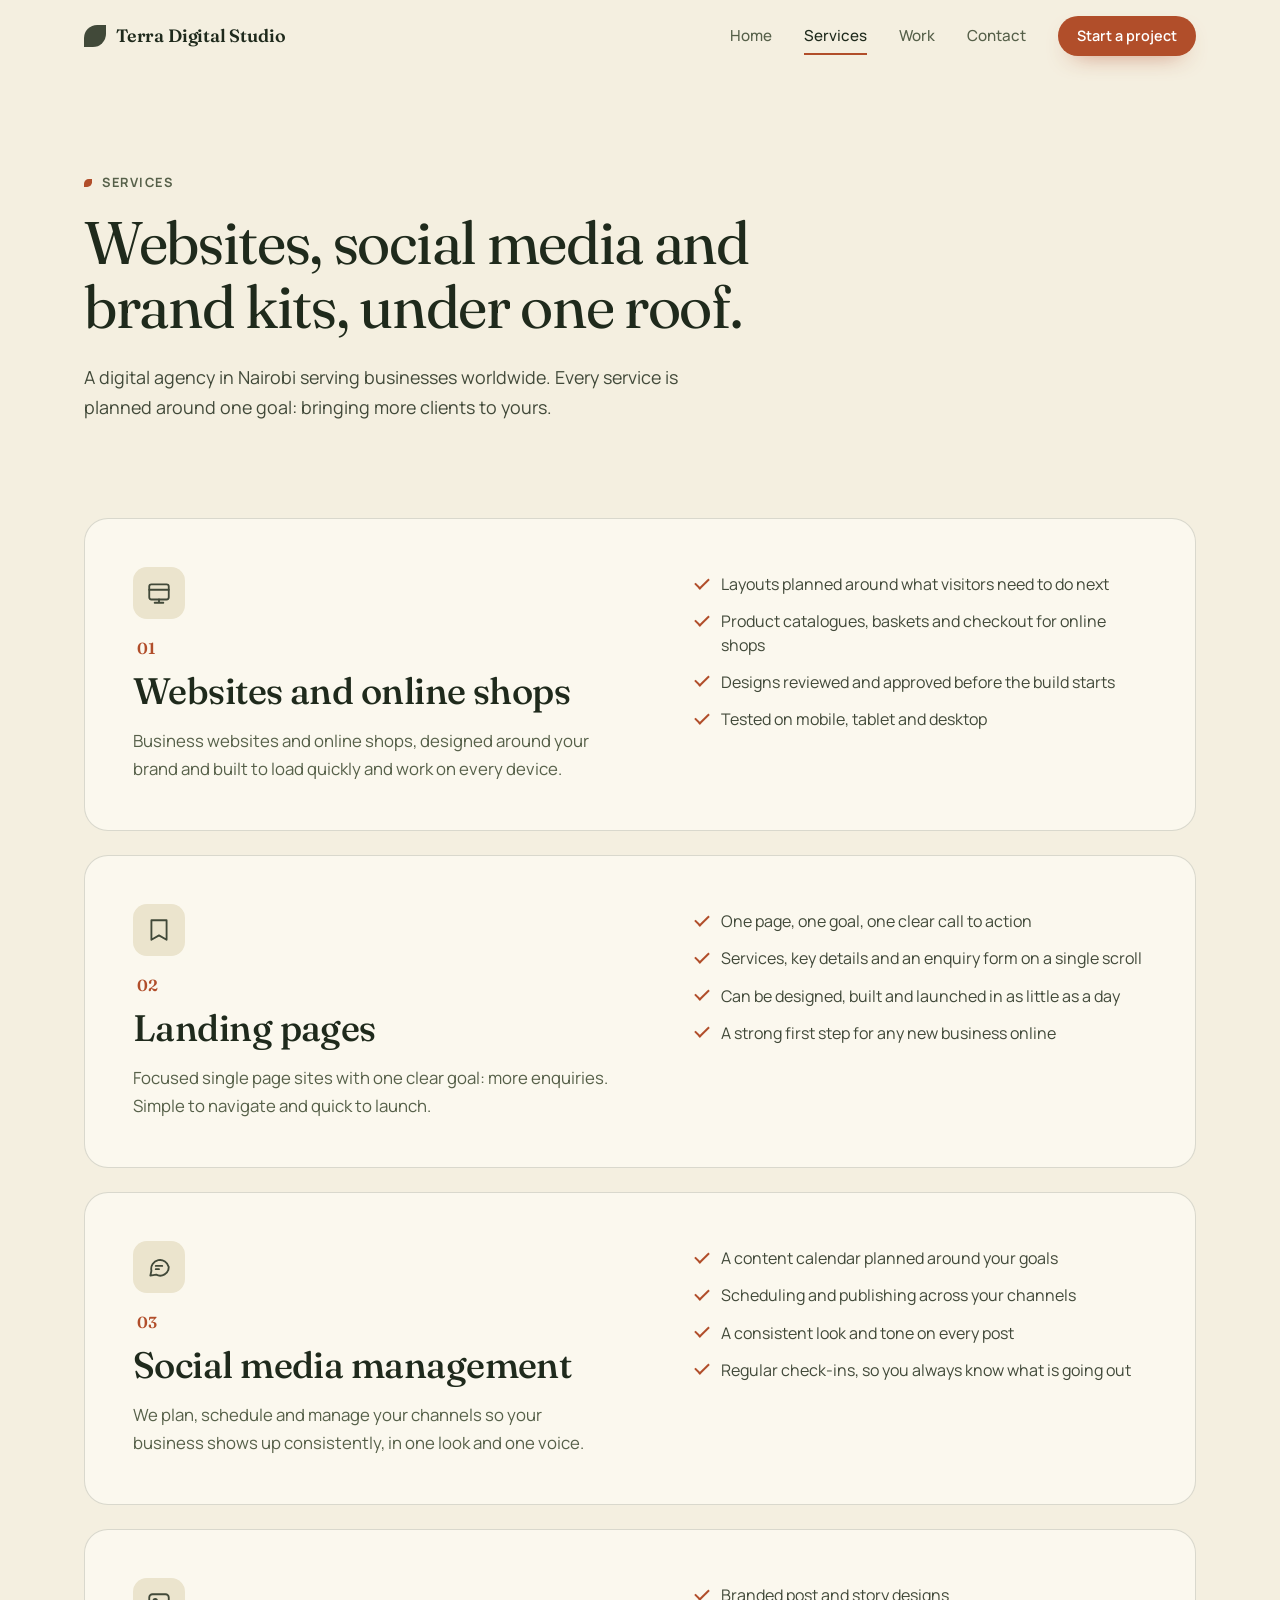
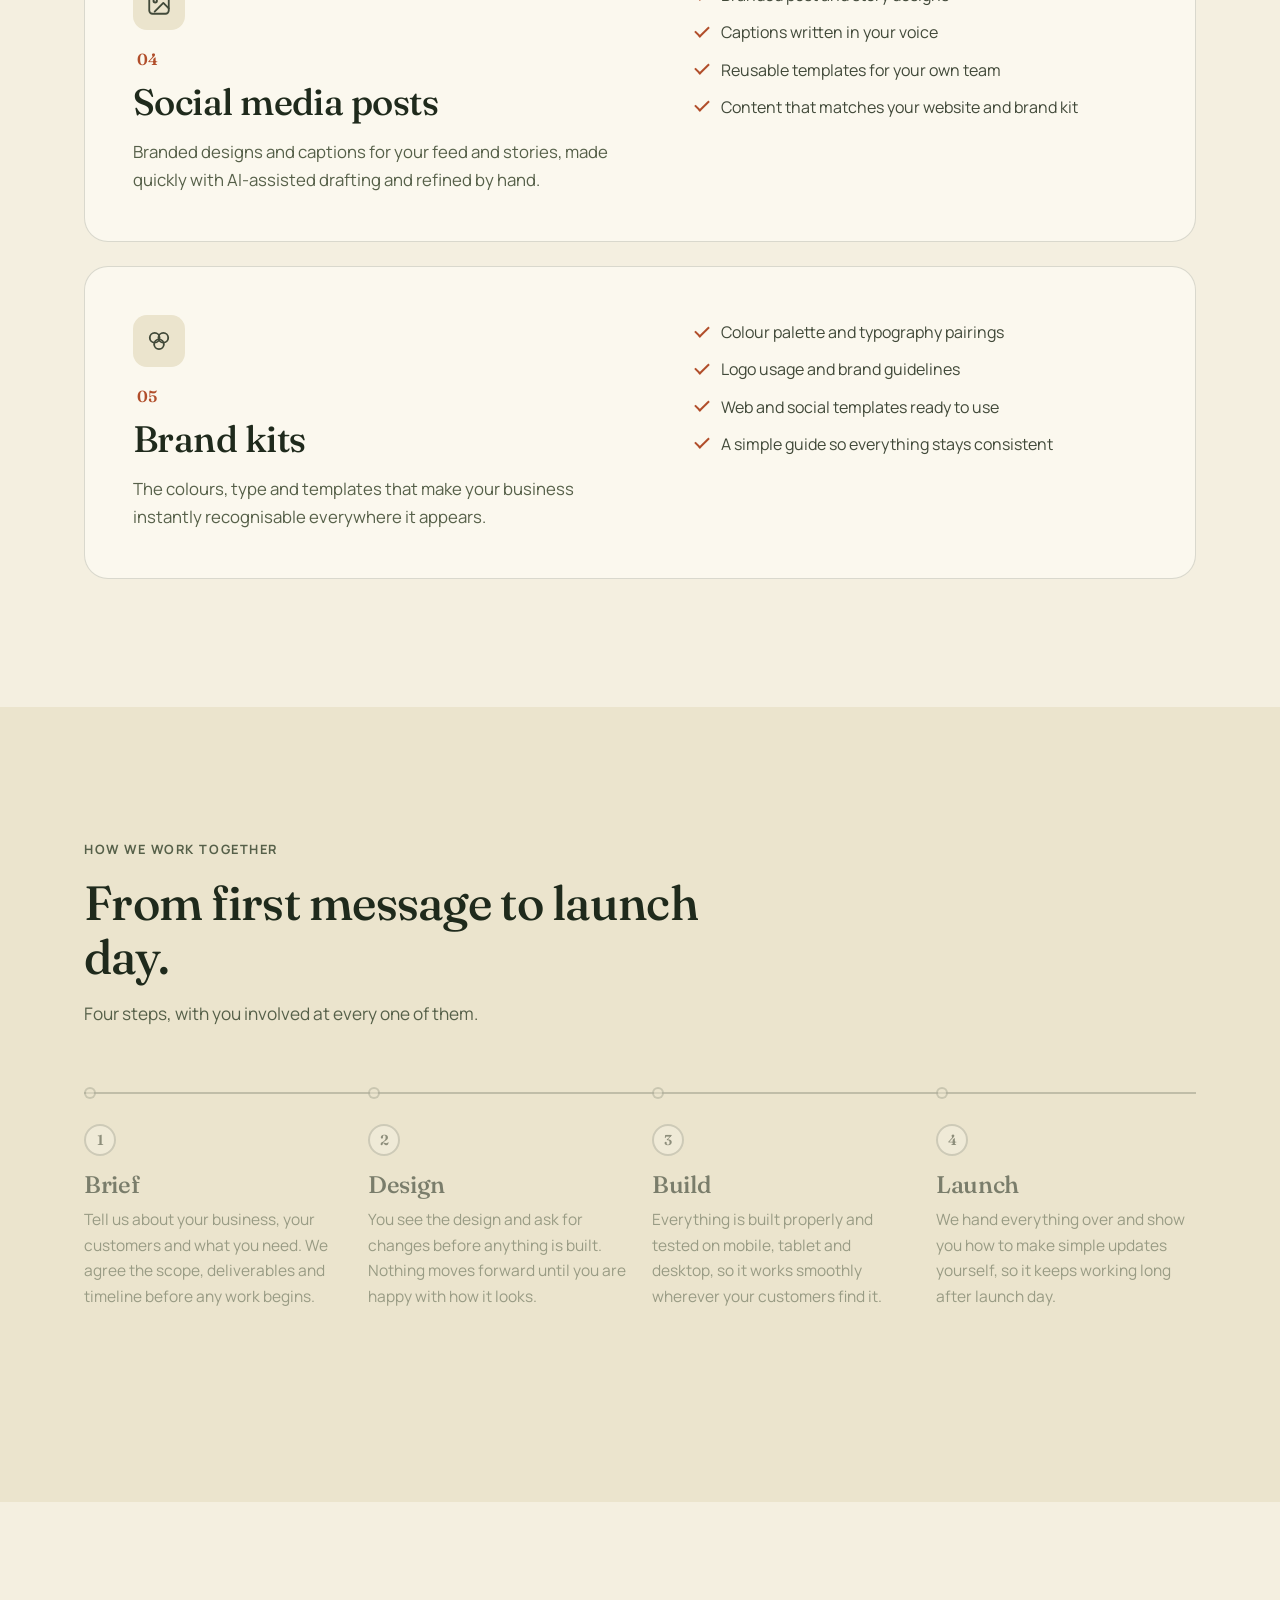
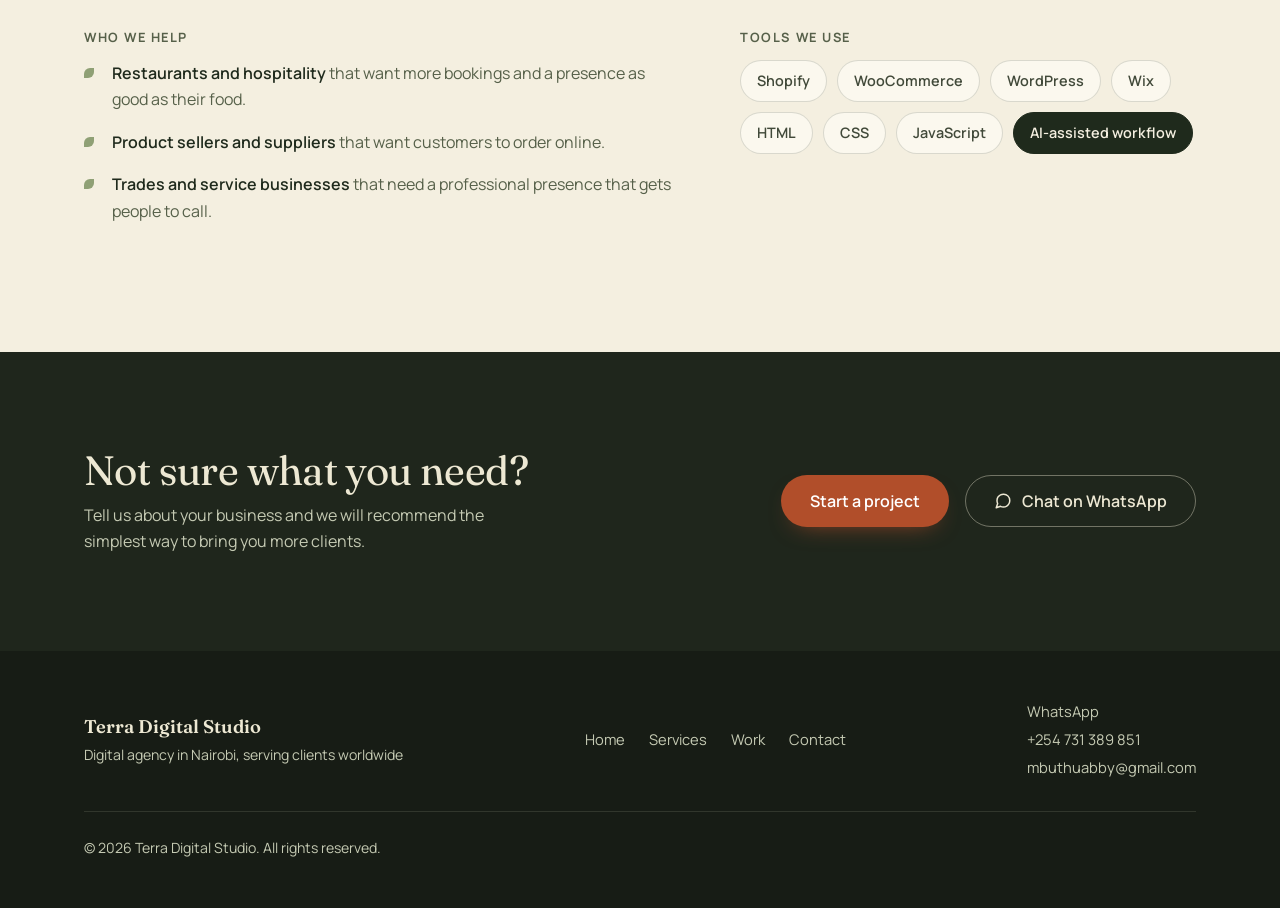
<file: services.html>
<!DOCTYPE html>
<html lang="en-GB">
<head>
<meta charset="UTF-8">
<meta name="viewport" content="width=device-width, initial-scale=1.0">
<title>Services | Terra Digital Studio</title>
<meta name="description" content="Websites, online shops, landing pages, social media management, social media posts and brand kits from one digital agency in Nairobi.">
<meta name="theme-color" content="#F4EFE0">
<meta property="og:title" content="Services | Nairobi Digital Studio">
<meta property="og:description" content="Websites, online shops, landing pages, social media management, social media posts and brand kits from one digital agency in Nairobi.">
<meta property="og:type" content="website">
<meta property="og:locale" content="en_GB">
<link rel="icon" href="data:image/svg+xml,%3Csvg xmlns='http://www.w3.org/2000/svg' viewBox='0 0 64 64'%3E%3Crect width='64' height='64' rx='14' fill='%23414939'/%3E%3Cpath d='M32 14c10 0 18 8 18 18-10 0-18-8-18-18zM32 50c-10 0-18-8-18-18 10 0 18 8 18 18z' fill='%23F4EFE0'/%3E%3C/svg%3E">
<script>document.documentElement.classList.add('js');window.__rf=setTimeout(function(){document.documentElement.classList.add('no-anim')},4000);</script>
<link rel="preconnect" href="https://fonts.googleapis.com">
<link rel="preconnect" href="https://fonts.gstatic.com" crossorigin>
<link href="https://fonts.googleapis.com/css2?family=Fraunces:opsz,wght@9..144,400;9..144,500;9..144,600&family=Manrope:wght@400;500;600;700&display=swap" rel="stylesheet">
<link rel="stylesheet" href="styles.css">
</head>
<body data-page="services.html">

<a href="#main" class="skip-link">Skip to content</a>

<header class="site-header">
  <div class="progress" aria-hidden="true"></div>
  <div class="container header-inner">
    <a href="index.html" class="logo" aria-label="Nairobi Digital Studio, home"><span class="logo-mark" aria-hidden="true"></span>Terra Digital Studio</a>
    <nav class="nav" id="site-nav" aria-label="Primary">
      <a href="index.html">Home</a>
      <a href="services.html" aria-current="page">Services</a>
      <a href="work.html">Work</a>
      <a href="contact.html">Contact</a>
      <a href="contact.html" class="btn btn-cta btn-sm nav-cta">Start a project</a>
    </nav>
    <button class="menu-toggle" type="button" aria-expanded="false" aria-controls="site-nav" aria-label="Open menu">
      <span></span><span></span>
    </button>
  </div>
</header>

<main id="main">
  <section class="page-hero">
    <div class="container">
      <p class="eyebrow"><span class="leaf" aria-hidden="true"></span>Services</p>
      <h1 class="page-title" data-split>Websites, social media and brand kits, under one roof.</h1>
      <p class="page-lede">A digital agency in Nairobi serving businesses worldwide. Every service is planned around one goal: bringing more clients to yours.</p>
    </div>
  </section>

  <section class="section">
    <div class="container services-list">
      <article class="service spot" id="websites" data-reveal>
        <div class="service-head">
          <span class="service-ico" aria-hidden="true"><svg viewBox="0 0 24 24" width="26" height="26" fill="none" stroke="currentColor" stroke-width="1.7" stroke-linecap="round" stroke-linejoin="round" aria-hidden="true" focusable="false"><rect x="3" y="4" width="18" height="14" rx="2"/><path d="M3 9h18M8 21h8M12 18v3"/></svg></span>
          <span class="step-num">01</span>
          <h2>Websites and online shops</h2>
          <p>Business websites and online shops, designed around your brand and built to load quickly and work on every device.</p>
        </div>
        <ul class="feat feat--one"><li>Layouts planned around what visitors need to do next</li><li>Product catalogues, baskets and checkout for online shops</li><li>Designs reviewed and approved before the build starts</li><li>Tested on mobile, tablet and desktop</li></ul>
      </article>
      <article class="service spot" id="landing" data-reveal>
        <div class="service-head">
          <span class="service-ico" aria-hidden="true"><svg viewBox="0 0 24 24" width="26" height="26" fill="none" stroke="currentColor" stroke-width="1.7" stroke-linecap="round" stroke-linejoin="round" aria-hidden="true" focusable="false"><path d="M5 3h14v18l-7-4-7 4z"/></svg></span>
          <span class="step-num">02</span>
          <h2>Landing pages</h2>
          <p>Focused single page sites with one clear goal: more enquiries. Simple to navigate and quick to launch.</p>
        </div>
        <ul class="feat feat--one"><li>One page, one goal, one clear call to action</li><li>Services, key details and an enquiry form on a single scroll</li><li>Can be designed, built and launched in as little as a day</li><li>A strong first step for any new business online</li></ul>
      </article>
      <article class="service spot" id="social" data-reveal>
        <div class="service-head">
          <span class="service-ico" aria-hidden="true"><svg viewBox="0 0 24 24" width="26" height="26" fill="none" stroke="currentColor" stroke-width="1.7" stroke-linecap="round" stroke-linejoin="round" aria-hidden="true" focusable="false"><path d="M21 12a8 8 0 0 1-11.6 7.1L4 20l1-4.6A8 8 0 1 1 21 12z"/><path d="M9 11h6M9 14h3"/></svg></span>
          <span class="step-num">03</span>
          <h2>Social media management</h2>
          <p>We plan, schedule and manage your channels so your business shows up consistently, in one look and one voice.</p>
        </div>
        <ul class="feat feat--one"><li>A content calendar planned around your goals</li><li>Scheduling and publishing across your channels</li><li>A consistent look and tone on every post</li><li>Regular check-ins, so you always know what is going out</li></ul>
      </article>
      <article class="service spot" id="posts" data-reveal>
        <div class="service-head">
          <span class="service-ico" aria-hidden="true"><svg viewBox="0 0 24 24" width="26" height="26" fill="none" stroke="currentColor" stroke-width="1.7" stroke-linecap="round" stroke-linejoin="round" aria-hidden="true" focusable="false"><rect x="3" y="3" width="18" height="18" rx="3"/><circle cx="8.5" cy="9" r="1.6"/><path d="m21 16-5-5-8 8"/></svg></span>
          <span class="step-num">04</span>
          <h2>Social media posts</h2>
          <p>Branded designs and captions for your feed and stories, made quickly with AI-assisted drafting and refined by hand.</p>
        </div>
        <ul class="feat feat--one"><li>Branded post and story designs</li><li>Captions written in your voice</li><li>Reusable templates for your own team</li><li>Content that matches your website and brand kit</li></ul>
      </article>
      <article class="service spot" id="brand" data-reveal>
        <div class="service-head">
          <span class="service-ico" aria-hidden="true"><svg viewBox="0 0 24 24" width="26" height="26" fill="none" stroke="currentColor" stroke-width="1.7" stroke-linecap="round" stroke-linejoin="round" aria-hidden="true" focusable="false"><circle cx="8" cy="9" r="4.5"/><circle cx="16" cy="9" r="4.5"/><circle cx="12" cy="15" r="4.5"/></svg></span>
          <span class="step-num">05</span>
          <h2>Brand kits</h2>
          <p>The colours, type and templates that make your business instantly recognisable everywhere it appears.</p>
        </div>
        <ul class="feat feat--one"><li>Colour palette and typography pairings</li><li>Logo usage and brand guidelines</li><li>Web and social templates ready to use</li><li>A simple guide so everything stays consistent</li></ul>
      </article>
    </div>
  </section>

  <section class="section section--alt" id="process">
    <div class="container">
      <div class="section-head">
        <p class="eyebrow">How we work together</p>
        <h2 class="section-heading" data-split>From first message to launch day.</h2>
        <p class="section-intro" data-reveal>Four steps, with you involved at every one of them.</p>
      </div>
      <ol class="steps steps--timeline" data-timeline>
        <li class="step"><span class="step-num">1</span><h3>Brief</h3><p>Tell us about your business, your customers and what you need. We agree the scope, deliverables and timeline before any work begins.</p></li>
        <li class="step"><span class="step-num">2</span><h3>Design</h3><p>You see the design and ask for changes before anything is built. Nothing moves forward until you are happy with how it looks.</p></li>
        <li class="step"><span class="step-num">3</span><h3>Build</h3><p>Everything is built properly and tested on mobile, tablet and desktop, so it works smoothly wherever your customers find it.</p></li>
        <li class="step"><span class="step-num">4</span><h3>Launch</h3><p>We hand everything over and show you how to make simple updates yourself, so it keeps working long after launch day.</p></li>
      </ol>
    </div>
  </section>

  <section class="section">
    <div class="container audience">
      <div class="audience-col" data-reveal>
        <h2 class="label">Who we help</h2>
        <ul class="check-list">
          <li><strong>Restaurants and hospitality</strong> that want more bookings and a presence as good as their food.</li>
          <li><strong>Product sellers and suppliers</strong> that want customers to order online.</li>
          <li><strong>Trades and service businesses</strong> that need a professional presence that gets people to call.</li>
        </ul>
      </div>
      <div class="audience-col" data-reveal style="--d:.08s">
        <h2 class="label">Tools we use</h2>
        <ul class="tag-list">
          <li class="tag">Shopify</li><li class="tag">WooCommerce</li><li class="tag">WordPress</li><li class="tag">Wix</li>
          <li class="tag">HTML</li><li class="tag">CSS</li><li class="tag">JavaScript</li><li class="tag tag--accent">AI-assisted workflow</li>
        </ul>
      </div>
    </div>
  </section>
  <section class="cta-band">
    <div class="container cta-inner">
      <div>
        <h2 class="cta-title" data-split>Not sure what you need?</h2>
        <p data-reveal>Tell us about your business and we will recommend the simplest way to bring you more clients.</p>
      </div>
      <div class="cta-actions" data-reveal>
        <a href="contact.html" class="btn btn-cta btn-lg">Start a project</a>
        <a href="https://wa.me/254731389851?text=Hello%2C%20we%20would%20like%20to%20talk%20about%20a%20project." class="btn btn-outline-light btn-lg" target="_blank" rel="noopener"><svg viewBox="0 0 24 24" width="18" height="18" fill="none" stroke="currentColor" stroke-width="2" stroke-linecap="round" stroke-linejoin="round" aria-hidden="true" focusable="false"><path d="M21 11.5a8.38 8.38 0 0 1-.9 3.8 8.5 8.5 0 0 1-7.6 4.7 8.38 8.38 0 0 1-3.8-.9L3 21l1.9-5.7a8.38 8.38 0 0 1-.9-3.8 8.5 8.5 0 0 1 4.7-7.6 8.38 8.38 0 0 1 3.8-.9h.5a8.48 8.48 0 0 1 8 8v.5z"/></svg><span>Chat on WhatsApp</span></a>
      </div>
    </div>
  </section>
</main>

<footer class="site-footer">
  <div class="container footer-inner">
    <div>
      <p class="footer-name">Terra Digital Studio</p>
      <p class="footer-role">Digital agency in Nairobi, serving clients worldwide</p>
    </div>
    <nav class="footer-nav" aria-label="Footer">
      <a href="index.html">Home</a>
      <a href="services.html">Services</a>
      <a href="work.html">Work</a>
      <a href="contact.html">Contact</a>
    </nav>
    <ul class="footer-contact">
      <li><a href="https://wa.me/254731389851?text=Hello%2C%20we%20would%20like%20to%20talk%20about%20a%20project." target="_blank" rel="noopener">WhatsApp</a></li>
      <li><a href="tel:+254731389851">+254 731 389 851</a></li>
      <li><a href="mailto:mbuthuabby@gmail.com">mbuthuabby@gmail.com</a></li>
    </ul>
  </div>
  <div class="container footer-base"><p class="footer-copy">&copy; 2026 Terra Digital Studio. All rights reserved.</p></div>
</footer>

<script src="script.js" defer></script>
</body>
</html>
</file>
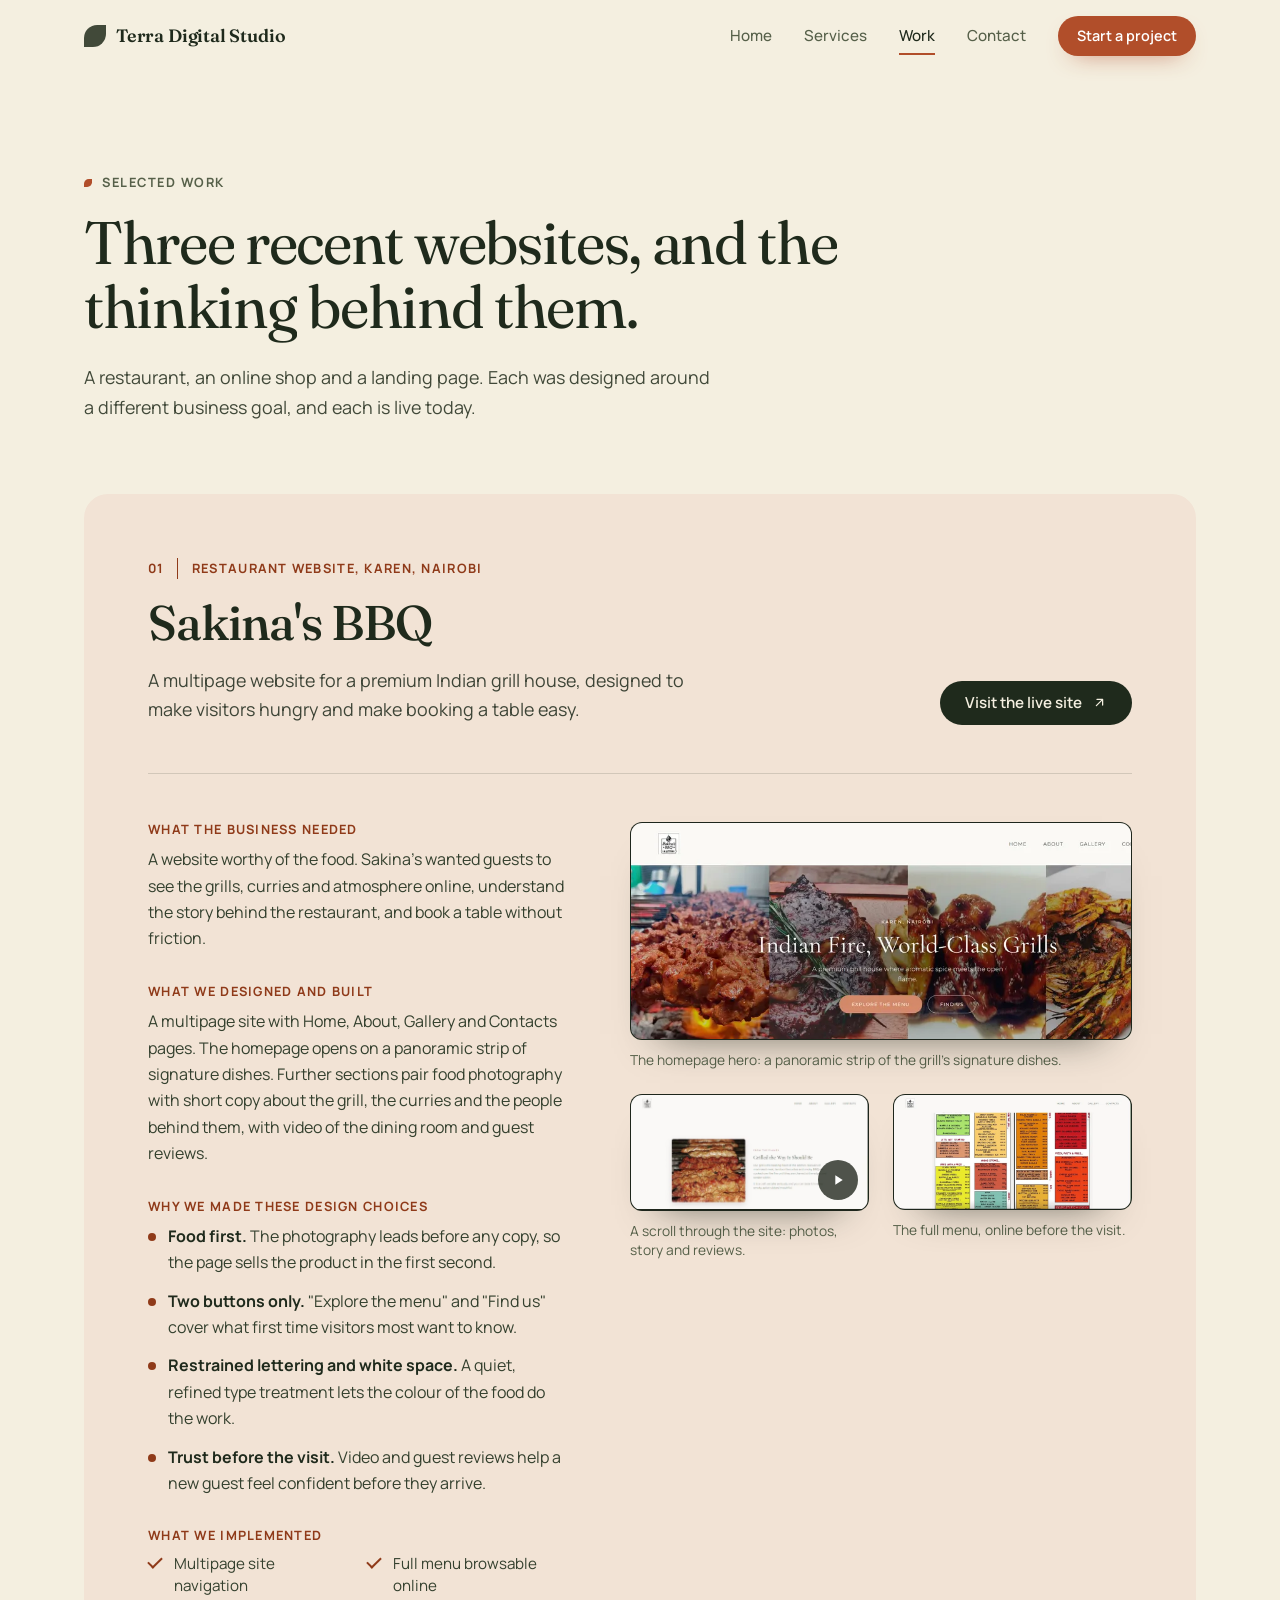
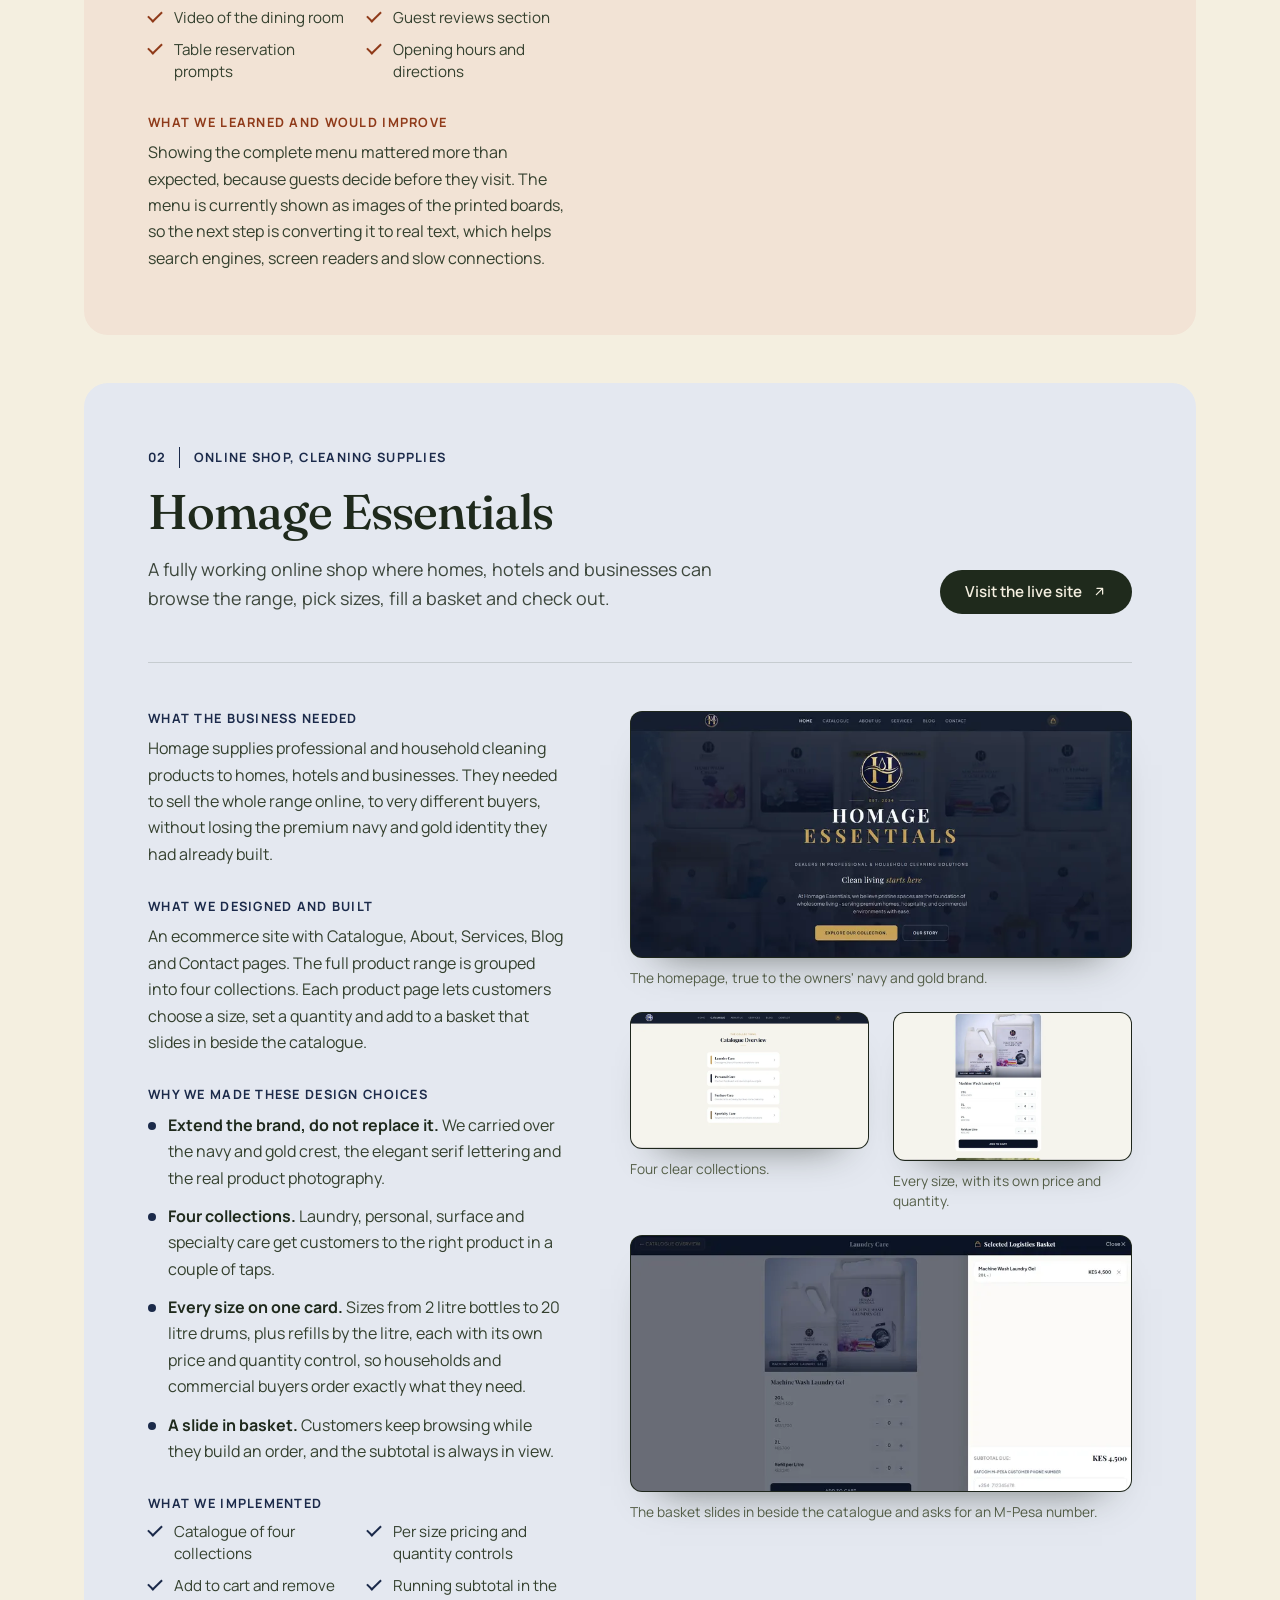
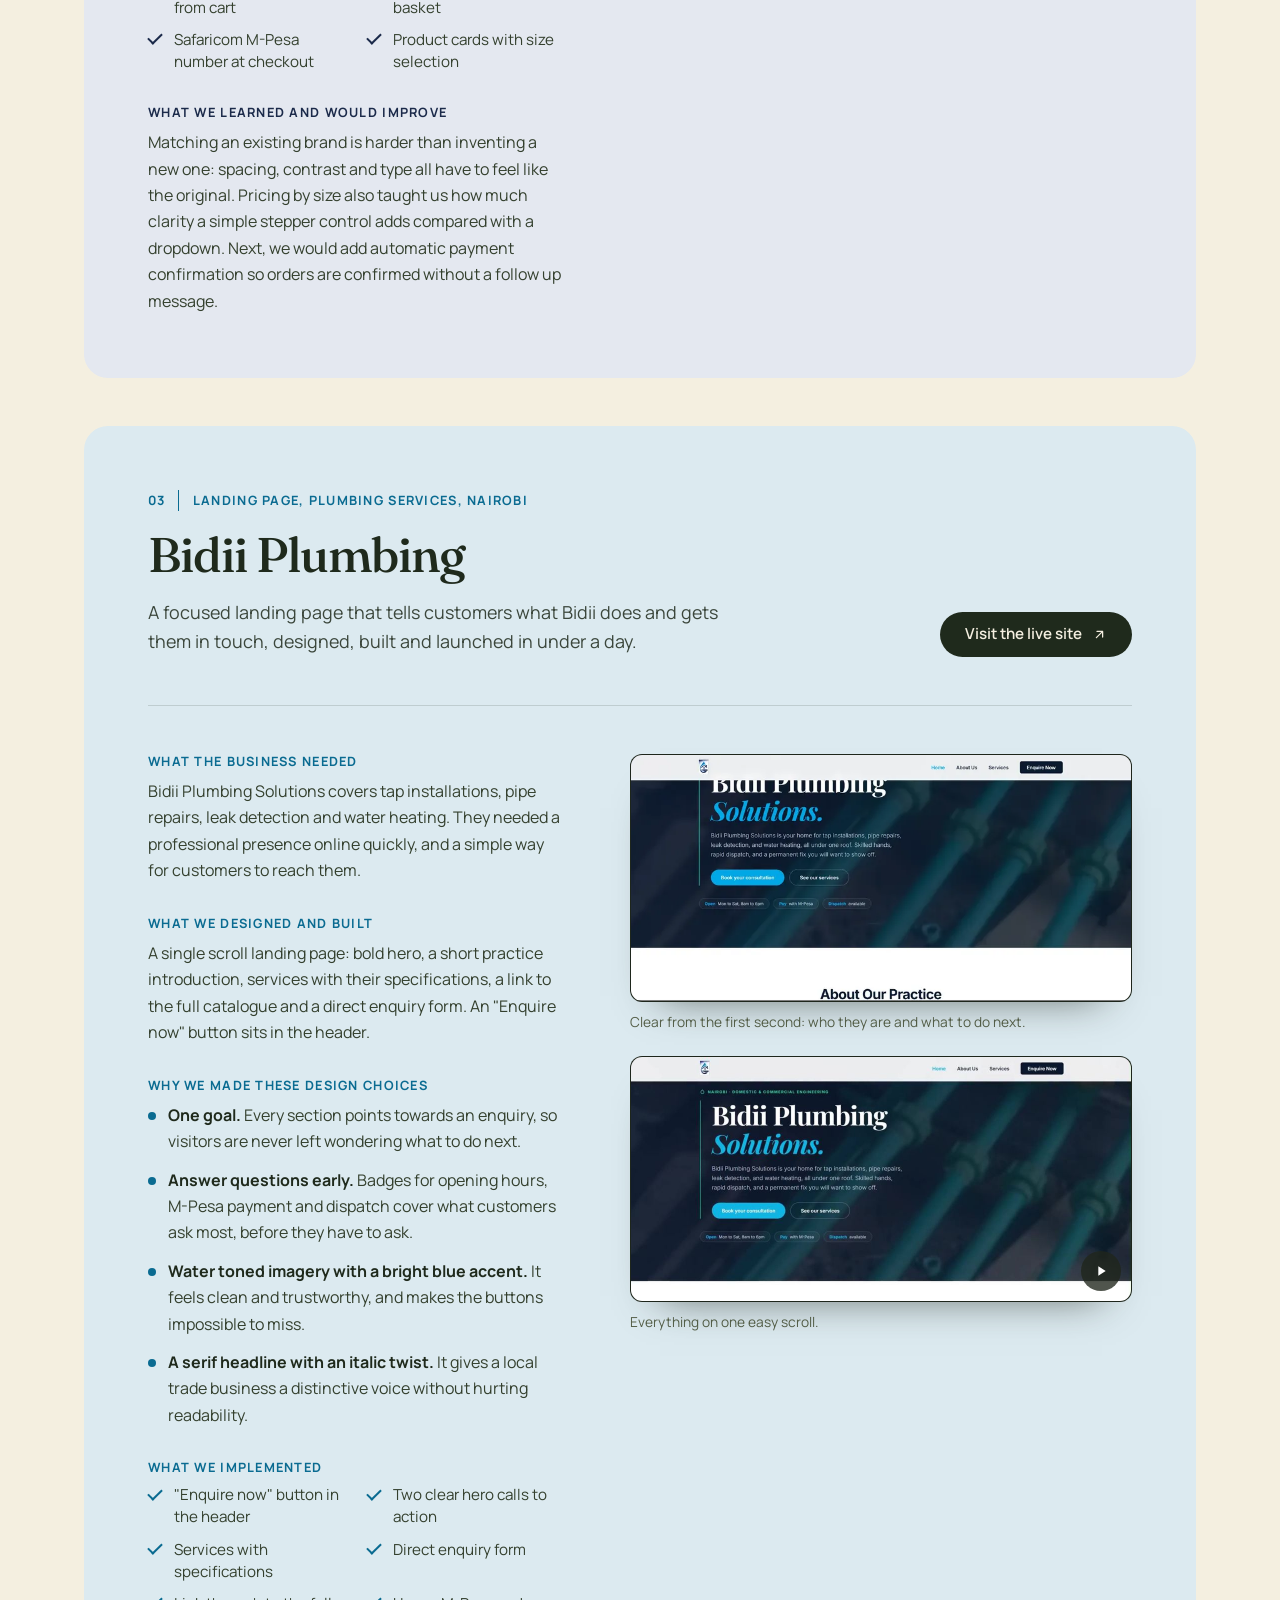
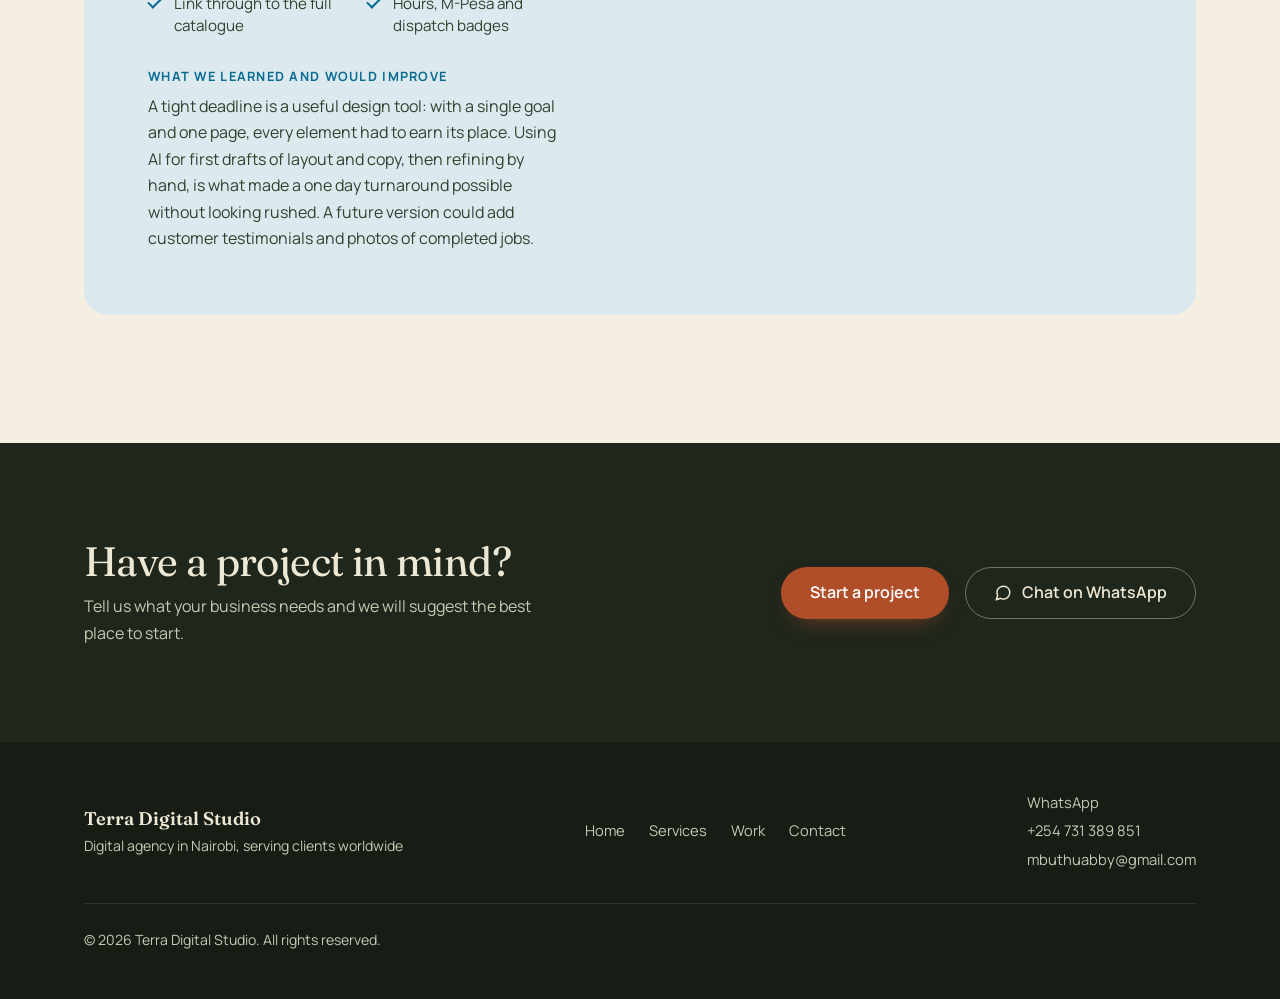
<file: work.html>
<!DOCTYPE html>
<html lang="en-GB">
<head>
<meta charset="UTF-8">
<meta name="viewport" content="width=device-width, initial-scale=1.0">
<title>Work | Terra Digital Studio</title>
<meta name="description" content="Case studies: a restaurant website, an ecommerce shop and a plumbing landing page, with the design thinking behind each.">
<meta name="theme-color" content="#F4EFE0">
<meta property="og:title" content="Work | Nairobi Digital Studio">
<meta property="og:description" content="Case studies: a restaurant website, an ecommerce shop and a plumbing landing page, with the design thinking behind each.">
<meta property="og:type" content="website">
<meta property="og:locale" content="en_GB">
<link rel="icon" href="data:image/svg+xml,%3Csvg xmlns='http://www.w3.org/2000/svg' viewBox='0 0 64 64'%3E%3Crect width='64' height='64' rx='14' fill='%23414939'/%3E%3Cpath d='M32 14c10 0 18 8 18 18-10 0-18-8-18-18zM32 50c-10 0-18-8-18-18 10 0 18 8 18 18z' fill='%23F4EFE0'/%3E%3C/svg%3E">
<script>document.documentElement.classList.add('js');window.__rf=setTimeout(function(){document.documentElement.classList.add('no-anim')},4000);</script>
<link rel="preconnect" href="https://fonts.googleapis.com">
<link rel="preconnect" href="https://fonts.gstatic.com" crossorigin>
<link href="https://fonts.googleapis.com/css2?family=Fraunces:opsz,wght@9..144,400;9..144,500;9..144,600&family=Manrope:wght@400;500;600;700&display=swap" rel="stylesheet">
<link rel="stylesheet" href="styles.css">
</head>
<body data-page="work.html">

<a href="#main" class="skip-link">Skip to content</a>

<header class="site-header">
  <div class="progress" aria-hidden="true"></div>
  <div class="container header-inner">
    <a href="index.html" class="logo" aria-label="Terra Digital Studio, home"><span class="logo-mark" aria-hidden="true"></span>Terra Digital Studio</a>
    <nav class="nav" id="site-nav" aria-label="Primary">
      <a href="index.html">Home</a>
      <a href="services.html">Services</a>
      <a href="work.html" aria-current="page">Work</a>
      <a href="contact.html">Contact</a>
      <a href="contact.html" class="btn btn-cta btn-sm nav-cta">Start a project</a>
    </nav>
    <button class="menu-toggle" type="button" aria-expanded="false" aria-controls="site-nav" aria-label="Open menu">
      <span></span><span></span>
    </button>
  </div>
</header>

<main id="main">
  <section class="page-hero">
    <div class="container">
      <p class="eyebrow"><span class="leaf" aria-hidden="true"></span>Selected work</p>
      <h1 class="page-title" data-split>Three recent websites, and the thinking behind them.</h1>
      <p class="page-lede">A restaurant, an online shop and a landing page. Each was designed around a different business goal, and each is live today.</p>
    </div>
  </section>

  <section class="section work-section">
    <div class="container">
<!-- ---------- Sakina's BBQ ---------- -->
      <article class="case case--sakina" aria-labelledby="case-sakina">
        <header class="case-head">
          <div>
            <p class="case-kicker"><span>01</span> Restaurant website, Karen, Nairobi</p>
            <h3 class="case-title" id="case-sakina">Sakina's BBQ</h3>
            <p class="case-lede">A multipage website for a premium Indian grill house, designed to make visitors hungry and make booking a table easy.</p>
          </div>
          <a class="btn btn-dark" href="https://sakina-bbq2.vercel.app/" target="_blank" rel="noopener">
            <span>Visit the live site</span>
            <svg viewBox="0 0 24 24" width="15" height="15" fill="none" stroke="currentColor" stroke-width="2" stroke-linecap="round" stroke-linejoin="round" aria-hidden="true"><path d="M7 17 17 7M8 7h9v9"/></svg>
          </a>
        </header>

        <div class="case-body">
          <div class="case-text">
            <section class="cs">
              <h4>What the business needed</h4>
              <p>A website worthy of the food. Sakina's wanted guests to see the grills, curries and atmosphere online, understand the story behind the restaurant, and book a table without friction.</p>
            </section>
            <section class="cs">
              <h4>What we designed and built</h4>
              <p>A multipage site with Home, About, Gallery and Contacts pages. The homepage opens on a panoramic strip of signature dishes. Further sections pair food photography with short copy about the grill, the curries and the people behind them, with video of the dining room and guest reviews.</p>
            </section>
            <section class="cs">
              <h4>Why we made these design choices</h4>
              <ul class="why">
                <li><strong>Food first.</strong> The photography leads before any copy, so the page sells the product in the first second.</li>
                <li><strong>Two buttons only.</strong> "Explore the menu" and "Find us" cover what first time visitors most want to know.</li>
                <li><strong>Restrained lettering and white space.</strong> A quiet, refined type treatment lets the colour of the food do the work.</li>
                <li><strong>Trust before the visit.</strong> Video and guest reviews help a new guest feel confident before they arrive.</li>
              </ul>
            </section>
            <section class="cs">
              <h4>What we implemented</h4>
              <ul class="feat">
                <li>Multipage site navigation</li>
                <li>Full menu browsable online</li>
                <li>Video of the dining room</li>
                <li>Guest reviews section</li>
                <li>Table reservation prompts</li>
                <li>Opening hours and directions</li>
              </ul>
            </section>
            <section class="cs">
              <h4>What we learned and would improve</h4>
              <p>Showing the complete menu mattered more than expected, because guests decide before they visit. The menu is currently shown as images of the printed boards, so the next step is converting it to real text, which helps search engines, screen readers and slow connections.</p>
            </section>
          </div>

          <div class="gallery">
            <figure class="shot shot--wide">
              <div class="frame"><img src="assets/sakina-hero.webp" srcset="assets/sakina-hero-800.webp 800w, assets/sakina-hero.webp 1600w" sizes="(max-width: 640px) 92vw, (max-width: 1080px) 85vw, 640px" width="1600" height="692" loading="lazy" decoding="async" alt="Sakina's BBQ homepage hero, showing a strip of four grilled dishes behind the headline Indian Fire, World-Class Grills"></div>
              <figcaption>The homepage hero: a panoramic strip of the grill's signature dishes.</figcaption>
            </figure>
            <figure class="shot">
              <div class="frame frame--video">
                <video src="assets/sakina-tour.mp4" poster="assets/sakina-tour-poster.jpg" muted loop playsinline preload="none" width="1440" height="696" aria-label="Screen recording scrolling through the Sakina's BBQ website"></video>
              </div>
              <figcaption>A scroll through the site: photos, story and reviews.</figcaption>
            </figure>
            <figure class="shot">
              <div class="frame"><img src="assets/sakina-menu.webp" srcset="assets/sakina-menu-800.webp 800w, assets/sakina-menu.webp 1600w" sizes="(max-width: 640px) 92vw, (max-width: 1080px) 85vw, 640px" width="1600" height="773" loading="lazy" decoding="async" alt="The Sakina's BBQ menu gallery, showing colourful menu boards of starters, grills, curries and pizzas"></div>
              <figcaption>The full menu, online before the visit.</figcaption>
            </figure>
          </div>
        </div>
      </article>

      <!-- ---------- Homage Essentials ---------- -->
      <article class="case case--homage" aria-labelledby="case-homage">
        <header class="case-head">
          <div>
            <p class="case-kicker"><span>02</span> Online shop, cleaning supplies</p>
            <h3 class="case-title" id="case-homage">Homage Essentials</h3>
            <p class="case-lede">A fully working online shop where homes, hotels and businesses can browse the range, pick sizes, fill a basket and check out.</p>
          </div>
          <a class="btn btn-dark" href="https://homage3.vercel.app/" target="_blank" rel="noopener">
            <span>Visit the live site</span>
            <svg viewBox="0 0 24 24" width="15" height="15" fill="none" stroke="currentColor" stroke-width="2" stroke-linecap="round" stroke-linejoin="round" aria-hidden="true"><path d="M7 17 17 7M8 7h9v9"/></svg>
          </a>
        </header>

        <div class="case-body">
          <div class="case-text">
            <section class="cs">
              <h4>What the business needed</h4>
              <p>Homage supplies professional and household cleaning products to homes, hotels and businesses. They needed to sell the whole range online, to very different buyers, without losing the premium navy and gold identity they had already built.</p>
            </section>
            <section class="cs">
              <h4>What we designed and built</h4>
              <p>An ecommerce site with Catalogue, About, Services, Blog and Contact pages. The full product range is grouped into four collections. Each product page lets customers choose a size, set a quantity and add to a basket that slides in beside the catalogue.</p>
            </section>
            <section class="cs">
              <h4>Why we made these design choices</h4>
              <ul class="why">
                <li><strong>Extend the brand, do not replace it.</strong> We carried over the navy and gold crest, the elegant serif lettering and the real product photography.</li>
                <li><strong>Four collections.</strong> Laundry, personal, surface and specialty care get customers to the right product in a couple of taps.</li>
                <li><strong>Every size on one card.</strong> Sizes from 2 litre bottles to 20 litre drums, plus refills by the litre, each with its own price and quantity control, so households and commercial buyers order exactly what they need.</li>
                <li><strong>A slide in basket.</strong> Customers keep browsing while they build an order, and the subtotal is always in view.</li>
              </ul>
            </section>
            <section class="cs">
              <h4>What we implemented</h4>
              <ul class="feat">
                <li>Catalogue of four collections</li>
                <li>Per size pricing and quantity controls</li>
                <li>Add to cart and remove from cart</li>
                <li>Running subtotal in the basket</li>
                <li>Safaricom M-Pesa number at checkout</li>
                <li>Product cards with size selection</li>
              </ul>
            </section>
            <section class="cs">
              <h4>What we learned and would improve</h4>
              <p>Matching an existing brand is harder than inventing a new one: spacing, contrast and type all have to feel like the original. Pricing by size also taught us how much clarity a simple stepper control adds compared with a dropdown. Next, we would add automatic payment confirmation so orders are confirmed without a follow up message.</p>
            </section>
          </div>

          <div class="gallery">
            <figure class="shot shot--wide">
              <div class="frame"><img src="assets/homage-hero.webp" srcset="assets/homage-hero-800.webp 800w, assets/homage-hero.webp 1600w" sizes="(max-width: 640px) 92vw, (max-width: 1080px) 85vw, 640px" width="1600" height="784" loading="lazy" decoding="async" alt="Homage Essentials homepage with the navy and gold crest, the brand name and buttons to explore the collection"></div>
              <figcaption>The homepage, true to the owners' navy and gold brand.</figcaption>
            </figure>
            <figure class="shot">
              <div class="frame"><img src="assets/homage-catalogue.webp" srcset="assets/homage-catalogue-800.webp 800w, assets/homage-catalogue.webp 1600w" sizes="(max-width: 640px) 92vw, (max-width: 1080px) 85vw, 640px" width="1600" height="914" loading="lazy" decoding="async" alt="Catalogue overview listing four collections: laundry care, personal care, surface care and specialty care"></div>
              <figcaption>Four clear collections.</figcaption>
            </figure>
            <figure class="shot">
              <div class="frame"><img src="assets/homage-product.webp" srcset="assets/homage-product-800.webp 800w, assets/homage-product.webp 1600w" sizes="(max-width: 640px) 92vw, (max-width: 1080px) 85vw, 640px" width="1377" height="858" loading="lazy" decoding="async" alt="Product card for Machine Wash Laundry Gel with quantity controls for 20 litre, 5 litre, 2 litre and refill options"></div>
              <figcaption>Every size, with its own price and quantity.</figcaption>
            </figure>
            <figure class="shot shot--wide">
              <div class="frame"><img src="assets/homage-basket.webp" srcset="assets/homage-basket-800.webp 800w, assets/homage-basket.webp 1600w" sizes="(max-width: 640px) 92vw, (max-width: 1080px) 85vw, 640px" width="1600" height="816" loading="lazy" decoding="async" alt="Shopping basket panel showing a selected product, the subtotal and a field for an M-Pesa phone number"></div>
              <figcaption>The basket slides in beside the catalogue and asks for an M-Pesa number.</figcaption>
            </figure>
          </div>
        </div>
      </article>

      <!-- ---------- Bidii Plumbing ---------- -->
      <article class="case case--bidii" aria-labelledby="case-bidii">
        <header class="case-head">
          <div>
            <p class="case-kicker"><span>03</span> Landing page, plumbing services, Nairobi</p>
            <h3 class="case-title" id="case-bidii">Bidii Plumbing</h3>
            <p class="case-lede">A focused landing page that tells customers what Bidii does and gets them in touch, designed, built and launched in under a day.</p>
          </div>
          <a class="btn btn-dark" href="https://bidii-mojz.vercel.app/" target="_blank" rel="noopener">
            <span>Visit the live site</span>
            <svg viewBox="0 0 24 24" width="15" height="15" fill="none" stroke="currentColor" stroke-width="2" stroke-linecap="round" stroke-linejoin="round" aria-hidden="true"><path d="M7 17 17 7M8 7h9v9"/></svg>
          </a>
        </header>

        <div class="case-body">
          <div class="case-text">
            <section class="cs">
              <h4>What the business needed</h4>
              <p>Bidii Plumbing Solutions covers tap installations, pipe repairs, leak detection and water heating. They needed a professional presence online quickly, and a simple way for customers to reach them.</p>
            </section>
            <section class="cs">
              <h4>What we designed and built</h4>
              <p>A single scroll landing page: bold hero, a short practice introduction, services with their specifications, a link to the full catalogue and a direct enquiry form. An "Enquire now" button sits in the header.</p>
            </section>
            <section class="cs">
              <h4>Why we made these design choices</h4>
              <ul class="why">
                <li><strong>One goal.</strong> Every section points towards an enquiry, so visitors are never left wondering what to do next.</li>
                <li><strong>Answer questions early.</strong> Badges for opening hours, M-Pesa payment and dispatch cover what customers ask most, before they have to ask.</li>
                <li><strong>Water toned imagery with a bright blue accent.</strong> It feels clean and trustworthy, and makes the buttons impossible to miss.</li>
                <li><strong>A serif headline with an italic twist.</strong> It gives a local trade business a distinctive voice without hurting readability.</li>
              </ul>
            </section>
            <section class="cs">
              <h4>What we implemented</h4>
              <ul class="feat">
                <li>"Enquire now" button in the header</li>
                <li>Two clear hero calls to action</li>
                <li>Services with specifications</li>
                <li>Direct enquiry form</li>
                <li>Link through to the full catalogue</li>
                <li>Hours, M-Pesa and dispatch badges</li>
              </ul>
            </section>
            <section class="cs">
              <h4>What we learned and would improve</h4>
              <p>A tight deadline is a useful design tool: with a single goal and one page, every element had to earn its place. Using AI for first drafts of layout and copy, then refining by hand, is what made a one day turnaround possible without looking rushed. A future version could add customer testimonials and photos of completed jobs.</p>
            </section>
          </div>

          <div class="gallery">
            <figure class="shot shot--wide">
              <div class="frame"><img src="assets/bidii-hero.webp" srcset="assets/bidii-hero-800.webp 800w, assets/bidii-hero.webp 1600w" sizes="(max-width: 640px) 92vw, (max-width: 1080px) 85vw, 640px" width="1600" height="788" loading="lazy" decoding="async" alt="Bidii Plumbing Solutions hero with a bold headline, two buttons and badges for opening hours, M-Pesa payment and dispatch"></div>
              <figcaption>Clear from the first second: who they are and what to do next.</figcaption>
            </figure>
            <figure class="shot shot--wide">
              <div class="frame frame--video">
                <video src="assets/bidii-tour.mp4" poster="assets/bidii-tour-poster.jpg" muted loop playsinline preload="none" width="1440" height="702" aria-label="Screen recording scrolling through the Bidii Plumbing landing page"></video>
              </div>
              <figcaption>Everything on one easy scroll.</figcaption>
            </figure>
          </div>
        </div>
      </article>
    </div>
  </section>
  <section class="cta-band">
    <div class="container cta-inner">
      <div>
        <h2 class="cta-title" data-split>Have a project in mind?</h2>
        <p data-reveal>Tell us what your business needs and we will suggest the best place to start.</p>
      </div>
      <div class="cta-actions" data-reveal>
        <a href="contact.html" class="btn btn-cta btn-lg">Start a project</a>
        <a href="https://wa.me/254731389851?text=Hello%2C%20we%20would%20like%20to%20talk%20about%20a%20project." class="btn btn-outline-light btn-lg" target="_blank" rel="noopener"><svg viewBox="0 0 24 24" width="18" height="18" fill="none" stroke="currentColor" stroke-width="2" stroke-linecap="round" stroke-linejoin="round" aria-hidden="true" focusable="false"><path d="M21 11.5a8.38 8.38 0 0 1-.9 3.8 8.5 8.5 0 0 1-7.6 4.7 8.38 8.38 0 0 1-3.8-.9L3 21l1.9-5.7a8.38 8.38 0 0 1-.9-3.8 8.5 8.5 0 0 1 4.7-7.6 8.38 8.38 0 0 1 3.8-.9h.5a8.48 8.48 0 0 1 8 8v.5z"/></svg><span>Chat on WhatsApp</span></a>
      </div>
    </div>
  </section>
</main>

<footer class="site-footer">
  <div class="container footer-inner">
    <div>
      <p class="footer-name">Terra Digital Studio</p>
      <p class="footer-role">Digital agency in Nairobi, serving clients worldwide</p>
    </div>
    <nav class="footer-nav" aria-label="Footer">
      <a href="index.html">Home</a>
      <a href="services.html">Services</a>
      <a href="work.html">Work</a>
      <a href="contact.html">Contact</a>
    </nav>
    <ul class="footer-contact">
      <li><a href="https://wa.me/254731389851?text=Hello%2C%20we%20would%20like%20to%20talk%20about%20a%20project." target="_blank" rel="noopener">WhatsApp</a></li>
      <li><a href="tel:+254731389851">+254 731 389 851</a></li>
      <li><a href="mailto:mbuthuabby@gmail.com">mbuthuabby@gmail.com</a></li>
    </ul>
  </div>
  <div class="container footer-base"><p class="footer-copy">&copy; 2026 Terra Digital Studio. All rights reserved.</p></div>
</footer>

<script src="script.js" defer></script>
</body>
</html>
</file>
<file: styles.css>
/* ==========================================================================
   Abby Mbuthu: Portfolio Stylesheet

   Type:     Fraunces (headings, a warm editorial serif) + Manrope (body and UI)
   Palette:  cream paper and moss ink for the base, terracotta reserved for the
             main call to action, and each case study tinted with its client's colours.
   Layout:   one 1160px container, 24px gutters, a 8px spacing scale, and
             everything left aligned to the same edge.
   ========================================================================== */

:root {
  /* Base */
  --paper: #F4EFE0;
  --paper-2: #EBE4CD;
  --surface: #FBF8EE;
  --ink: #1F2A1C;
  --moss: #414939;
  --moss-soft: #566049;
  --line: rgba(65, 73, 57, 0.18);
  --forest: #1F261C;
  --sage: #8FA075;
  --fern: #B9CF8C;

  /* Action colour: used only for the main call to action */
  --cta: #B14E2A;
  --cta-hover: #933F20;

  /* Client tints (used inside case studies only) */
  --accent: var(--moss);
  --tint: var(--paper-2);

  /* Spacing scale (8px) */
  --s1: 8px; --s2: 16px; --s3: 24px; --s4: 32px; --s5: 48px; --s6: 64px; --s7: 96px; --s8: 128px;

  --radius: 16px;
  --radius-lg: 24px;

  --ease: cubic-bezier(0.22, 1, 0.36, 1);
  --t: 240ms var(--ease);

  --font-head: 'Fraunces', Georgia, 'Times New Roman', serif;
  --font-body: 'Manrope', 'Helvetica Neue', Arial, sans-serif;
  --container: 1160px;
  --gutter: 24px;
  --header-h: 72px;
}

/* ---------- Reset ---------- */
*, *::before, *::after { box-sizing: border-box; }
html { scroll-behavior: smooth; scroll-padding-top: calc(var(--header-h) + 8px); -webkit-text-size-adjust: 100%; }
body {
  margin: 0;
  font-family: var(--font-body);
  font-weight: 400;
  font-size: 1rem;
  line-height: 1.65;
  background: var(--paper);
  color: var(--ink);
  -webkit-font-smoothing: antialiased;
  overflow-x: hidden;
}
img, svg, video { display: block; max-width: 100%; }
a { color: inherit; text-decoration: none; }
ul, ol { list-style: none; margin: 0; padding: 0; }
h1, h2, h3, h4 { margin: 0; font-family: var(--font-head); font-weight: 500; line-height: 1.12; letter-spacing: -0.015em; }
p { margin: 0; }
button, input, select, textarea { font: inherit; color: inherit; }
::selection { background: var(--fern); color: var(--forest); }

:focus-visible { outline: 3px solid var(--cta); outline-offset: 3px; border-radius: 6px; }

.container { max-width: var(--container); margin-inline: auto; padding-inline: var(--gutter); }

.skip-link {
  position: absolute; left: -9999px; top: 8px;
  background: var(--ink); color: var(--paper);
  padding: 12px 20px; border-radius: 999px; font-weight: 600; z-index: 100;
}
.skip-link:focus { left: 16px; }

.leaf { width: 8px; height: 8px; border-radius: 60% 0 60% 0; background: var(--cta); display: inline-block; flex-shrink: 0; }

/* ---------- Type helpers ---------- */
.eyebrow {
  display: inline-flex; align-items: center; gap: 10px;
  font-family: var(--font-body);
  font-size: 0.8rem; font-weight: 700; letter-spacing: 0.12em; text-transform: uppercase;
  color: var(--moss-soft);
  margin-bottom: var(--s2);
}
.section-heading { font-size: clamp(2rem, 3.8vw, 3rem); max-width: 22ch; margin-bottom: var(--s2); }
.section-intro { font-size: 1.08rem; color: var(--moss-soft); max-width: 56ch; }
.label { font-family: var(--font-body); font-size: 0.8rem; font-weight: 700; letter-spacing: 0.12em; text-transform: uppercase; color: var(--moss-soft); margin-bottom: var(--s2); }

/* ---------- Buttons ---------- */
.btn {
  display: inline-flex; align-items: center; justify-content: center; gap: 10px;
  min-height: 44px;
  padding: 12px 24px;
  border-radius: 999px;
  border: 1.5px solid transparent;
  font-family: var(--font-body); font-weight: 600; font-size: 0.95rem; line-height: 1.2;
  cursor: pointer; white-space: nowrap;
  transition: background var(--t), color var(--t), border-color var(--t), transform var(--t), box-shadow var(--t);
}
.btn svg { flex-shrink: 0; transition: transform var(--t); }
.btn:hover { transform: translateY(-2px); }
.btn:active { transform: translateY(0) scale(0.98); }
.btn-lg { min-height: 52px; padding: 14px 28px; font-size: 1rem; }
.btn-sm { min-height: 40px; padding: 8px 18px; font-size: 0.9rem; }

.btn-cta { background: var(--cta); color: #fff; box-shadow: 0 10px 24px -14px rgba(177, 78, 42, 0.9); }
.btn-cta:hover { background: var(--cta-hover); box-shadow: 0 14px 28px -14px rgba(147, 63, 32, 0.95); }

.btn-outline { border-color: rgba(31, 42, 28, 0.35); color: var(--ink); background: transparent; }
.btn-outline:hover { background: var(--ink); color: var(--paper); border-color: var(--ink); }

.btn-dark { background: var(--ink); color: var(--paper); }
.btn-dark:hover { background: var(--accent); }
.btn-dark:hover svg { transform: translate(2px, -2px); }

/* ---------- Header ---------- */
.site-header {
  position: fixed; inset: 0 0 auto 0; z-index: 50;
  background: rgba(244, 239, 224, 0.97);
  backdrop-filter: blur(12px); -webkit-backdrop-filter: blur(12px);
  border-bottom: 1px solid transparent;
  transition: border-color var(--t), box-shadow var(--t);
}
.site-header.is-scrolled { border-bottom-color: var(--line); box-shadow: 0 8px 24px -22px rgba(31, 38, 28, 0.6); }
.header-inner { display: flex; align-items: center; justify-content: space-between; height: var(--header-h); }
.logo { display: inline-flex; align-items: center; gap: 10px; font-family: var(--font-head); font-weight: 600; font-size: 1.12rem; letter-spacing: -0.01em; }
.logo-mark { width: 22px; height: 22px; border-radius: 60% 0 60% 0; background: var(--moss); transition: transform 600ms var(--ease), border-radius 600ms var(--ease), background var(--t); flex-shrink: 0; }
.logo:hover .logo-mark { transform: rotate(90deg); background: var(--cta); border-radius: 0 60% 0 60%; }
.nav { display: flex; align-items: center; gap: var(--s4); }
.nav a:not(.btn) { position: relative; font-size: 0.95rem; font-weight: 500; color: var(--moss-soft); padding: 8px 0; transition: color var(--t); }
.nav a:not(.btn)::after {
  content: ""; position: absolute; left: 0; right: 0; bottom: 2px; height: 2px;
  background: var(--cta); transform: scaleX(0); transform-origin: left; transition: transform var(--t);
}
.nav a:not(.btn):hover, .nav a:not(.btn)[aria-current="page"] { color: var(--ink); }
.nav a:not(.btn):hover::after, .nav a:not(.btn)[aria-current="page"]::after { transform: scaleX(1); }

.menu-toggle {
  display: none; width: 44px; height: 44px; border: 0; background: transparent; cursor: pointer;
  position: relative; border-radius: 50%;
}
.menu-toggle span { position: absolute; left: 12px; right: 12px; height: 2px; background: var(--ink); border-radius: 2px; transition: transform var(--t), top var(--t); }
.menu-toggle span:first-child { top: 17px; }
.menu-toggle span:last-child { top: 25px; }
.menu-toggle[aria-expanded="true"] span:first-child { top: 21px; transform: rotate(45deg); }
.menu-toggle[aria-expanded="true"] span:last-child { top: 21px; transform: rotate(-45deg); }

/* ---------- Hero ---------- */
.hero { position: relative; overflow: hidden; padding-top: calc(var(--header-h) + var(--s7)); padding-bottom: var(--s7); }
.hero-art-wrap { position: absolute; inset: 0 0 150px 0; overflow: hidden; pointer-events: none; -webkit-mask-image: linear-gradient(to bottom, #000 82%, transparent 100%); mask-image: linear-gradient(to bottom, #000 82%, transparent 100%); }
.hero-art {
  position: absolute; top: 50%; right: -2%;
  height: 112%; width: auto; max-width: none; aspect-ratio: 736 / 1041;
  transform: translateY(-46%);
  opacity: 0.9;
}
.art-ink { fill: var(--moss); }
.js .hero-art { opacity: 0; transition: opacity 1400ms ease; }
.js .hero.is-ready .hero-art { opacity: 0.9; }

.hero-grid { position: relative; z-index: 1; }
.hero-copy { max-width: 680px; }
.hero-title { font-size: clamp(2.8rem, 6.6vw, 5.4rem); font-weight: 400; letter-spacing: -0.03em; line-height: 1.02; max-width: 12ch; margin-bottom: var(--s3); }
.hero-sub { font-size: clamp(1.02rem, 1.3vw, 1.15rem); color: var(--moss); max-width: 54ch; margin-bottom: var(--s4); }
.hero-actions { display: flex; flex-wrap: wrap; gap: var(--s2); margin-bottom: var(--s3); }
.hero-link { display: inline-flex; gap: 8px; font-weight: 600; font-size: 0.95rem; color: var(--moss); padding: 8px 0; border-bottom: 1.5px solid transparent; transition: border-color var(--t), color var(--t); }
.hero-link:hover { color: var(--ink); border-color: var(--cta); }

.proof {
  position: relative; z-index: 1;
  display: grid; grid-template-columns: repeat(3, 1fr); gap: var(--s3);
  margin-top: var(--s7);
  padding-top: var(--s3);
  border-top: 1px solid var(--line);
}
.proof li { display: flex; flex-direction: column; gap: 4px; padding-right: var(--s2); }
.proof strong { font-family: var(--font-head); font-weight: 500; font-size: 1.15rem; }
.proof li > span { font-size: 0.92rem; color: var(--moss-soft); }
.proof strong { font-variant-numeric: tabular-nums; }

.js .hero-copy > * { opacity: 0; transform: translateY(16px); transition: opacity 800ms ease, transform 900ms var(--ease); }
.js .hero.is-ready .hero-copy > * { opacity: 1; transform: none; }
.js .hero-copy > :nth-child(2) { transition-delay: 80ms; }
.js .hero-copy > :nth-child(3) { transition-delay: 160ms; }
.js .hero-copy > :nth-child(4) { transition-delay: 240ms; }
.js .hero-copy > :nth-child(5) { transition-delay: 320ms; }
.js .hero-copy > :nth-child(6) { transition-delay: 400ms; }

/* ---------- Sections ---------- */
.section { padding-block: var(--s8); }
.section--alt { background: var(--paper-2); }
.section-head { margin-bottom: var(--s6); }

/* Scroll reveal: simple, quick, and never required to read the page */
.js [data-reveal] { opacity: 0; transform: translateY(20px); transition: opacity 700ms ease, transform 800ms var(--ease); transition-delay: var(--d, 0s); }
.js [data-reveal].is-in { opacity: 1; transform: none; }

/* ---------- Services ---------- */
.cards { display: grid; grid-template-columns: repeat(4, 1fr); gap: var(--s3); margin-bottom: var(--s6); }
.card {
  background: var(--surface);
  border: 1px solid var(--line);
  border-radius: var(--radius);
  padding: var(--s4) var(--s3);
  transition: transform var(--t), box-shadow var(--t), border-color var(--t);
}
.card:hover { transform: translateY(-4px); box-shadow: 0 20px 40px -28px rgba(31, 38, 28, 0.55); border-color: rgba(65, 73, 57, 0.35); }
.card-icon { display: grid; place-items: center; width: 44px; height: 44px; border-radius: 12px; background: var(--paper-2); color: var(--moss); margin-bottom: var(--s3); }
.card h3 { font-size: 1.35rem; margin-bottom: var(--s1); }
.card p { font-size: 0.97rem; color: var(--moss-soft); }

.audience { display: grid; grid-template-columns: 1.3fr 1fr; gap: var(--s6); padding-top: var(--s5); border-top: 1px solid var(--line); }
.section > .container.audience { border-top: 0; padding-top: 0; }
.check-list { display: grid; gap: var(--s2); }
.check-list li { position: relative; padding-left: 28px; color: var(--moss-soft); }
.check-list li::before { content: ""; position: absolute; left: 0; top: 0.5em; width: 10px; height: 10px; border-radius: 60% 0 60% 0; background: var(--sage); }
.check-list strong { color: var(--ink); font-weight: 600; }
.tag-list { display: flex; flex-wrap: wrap; gap: 10px; }
.tag { font-size: 0.9rem; font-weight: 600; padding: 8px 16px; border-radius: 999px; background: var(--surface); border: 1px solid var(--line); color: var(--moss); transition: background var(--t), color var(--t), border-color var(--t); }
.tag:hover { background: var(--moss); color: var(--paper); border-color: var(--moss); }
.tag--accent { background: var(--ink); color: var(--paper); border-color: var(--ink); }
.tag--accent:hover { background: var(--cta); border-color: var(--cta); }

/* ---------- Case studies ---------- */
.case {
  background: var(--tint);
  border-radius: var(--radius-lg);
  padding: var(--s6);
  margin-bottom: var(--s5);
  scroll-margin-top: calc(var(--header-h) + 16px);
}
.case:last-child { margin-bottom: 0; }
.case--sakina { --accent: #8F3A19; --tint: #F2E3D5; }
.case--homage { --accent: #1B2A4A; --tint: #E4E8F0; }
.case--bidii  { --accent: #0A6B91; --tint: #DCEAF0; }

.case-head { display: flex; align-items: flex-end; justify-content: space-between; gap: var(--s4); padding-bottom: var(--s5); margin-bottom: var(--s5); border-bottom: 1px solid rgba(31, 42, 28, 0.15); }
.case-kicker { font-size: 0.8rem; font-weight: 700; letter-spacing: 0.1em; text-transform: uppercase; color: var(--accent); margin-bottom: var(--s2); }
.case-kicker span { display: inline-block; margin-right: 10px; padding-right: 12px; border-right: 1.5px solid currentColor; }
.case-title { font-size: clamp(2.1rem, 3.8vw, 3.1rem); font-weight: 500; letter-spacing: -0.02em; margin-bottom: var(--s2); }
.case-lede { font-size: 1.12rem; color: var(--ink); max-width: 52ch; opacity: 0.85; }

.case-body { display: grid; grid-template-columns: minmax(0, 5fr) minmax(0, 6fr); gap: var(--s6); align-items: start; }
.case-text { display: grid; gap: var(--s4); }
.cs h4 { font-family: var(--font-body); font-size: 0.8rem; font-weight: 700; letter-spacing: 0.1em; text-transform: uppercase; color: var(--accent); margin-bottom: 10px; }
.cs p { color: #34402E; max-width: 58ch; }
.why { display: grid; gap: 12px; }
.why li { position: relative; padding-left: 20px; color: #34402E; }
.why li::before { content: ""; position: absolute; left: 0; top: 0.62em; width: 8px; height: 8px; border-radius: 50%; background: var(--accent); }
.why strong { color: var(--ink); font-weight: 700; }
.feat { display: grid; grid-template-columns: 1fr 1fr; gap: 10px 20px; }
.feat li { position: relative; padding-left: 26px; font-size: 0.95rem; color: #34402E; line-height: 1.45; }
.feat li::before { content: ""; position: absolute; left: 0; top: 0.28em; width: 14px; height: 8px; border-left: 2px solid var(--accent); border-bottom: 2px solid var(--accent); transform: rotate(-45deg); }

.gallery { display: grid; grid-template-columns: 1fr 1fr; gap: var(--s3); position: sticky; top: calc(var(--header-h) + var(--s3)); }
.shot { margin: 0; min-width: 0; }
.shot--wide { grid-column: 1 / -1; }
.frame {
  position: relative;
  border-radius: 12px; overflow: hidden;
  background: var(--forest);
  border: 1px solid rgba(31, 42, 28, 0.18);
  box-shadow: 0 24px 40px -30px rgba(31, 38, 28, 0.7);
}
.frame img, .frame video { width: 100%; height: auto; }
.shot figcaption { margin-top: 10px; font-size: 0.86rem; line-height: 1.45; color: var(--moss-soft); }

.vid-toggle {
  position: absolute; right: 10px; bottom: 10px;
  width: 40px; height: 40px; border-radius: 50%;
  border: 0; cursor: pointer;
  background: rgba(31, 38, 28, 0.78); color: #fff;
  display: grid; place-items: center;
  transition: background var(--t), transform var(--t);
}
.vid-toggle:hover { background: var(--cta); transform: scale(1.06); }
.vid-toggle svg { width: 16px; height: 16px; }
.vid-toggle .i-play { display: none; }
.vid-toggle[aria-pressed="true"] .i-play { display: block; }
.vid-toggle[aria-pressed="true"] .i-pause { display: none; }

/* ---------- Process ---------- */
.steps { display: grid; grid-template-columns: repeat(4, 1fr); gap: var(--s3); counter-reset: none; margin-bottom: var(--s6); }
.step { padding-top: var(--s3); border-top: 2px solid var(--moss); }
.step-num { display: block; font-family: var(--font-head); font-size: 1rem; font-weight: 600; color: var(--cta); margin-bottom: var(--s1); }
.step h3 { font-size: 1.5rem; margin-bottom: var(--s1); }
.step p { font-size: 0.97rem; color: var(--moss-soft); }

.ai-note {
  display: grid; grid-template-columns: 1fr 1.2fr; gap: var(--s5); align-items: center;
  background: var(--forest); color: #EDE8D3;
  border-radius: var(--radius-lg); padding: var(--s5);
}
.ai-note .eyebrow { color: var(--fern); }
.ai-note h3 { font-size: clamp(1.5rem, 2.6vw, 2rem); font-weight: 400; }
.ai-note p:not(.eyebrow) { color: #C5CAB3; }

/* ---------- Contact ---------- */
.contact { position: relative; background: var(--forest); color: #EDE8D3; overflow: hidden; }
.contact-art { position: absolute; right: -8%; top: 0; height: 100%; width: 50%; fill: var(--fern); opacity: 0.06; pointer-events: none; }
.contact-grid { position: relative; display: grid; grid-template-columns: 1fr 1.1fr; gap: var(--s6); align-items: start; }
.contact .eyebrow { color: var(--fern); }
.contact .section-intro { color: #C5CAB3; margin-bottom: var(--s4); }
.direct { display: grid; gap: var(--s1); }
.direct a {
  display: flex; align-items: center; gap: var(--s2);
  padding: 14px var(--s2); border-radius: var(--radius);
  border: 1px solid rgba(237, 232, 211, 0.18);
  transition: background var(--t), border-color var(--t), transform var(--t);
}
.direct a:hover { background: rgba(237, 232, 211, 0.08); border-color: rgba(237, 232, 211, 0.4); transform: translateX(4px); }
.direct svg { color: var(--fern); flex-shrink: 0; }
.direct span { display: flex; flex-direction: column; font-weight: 600; line-height: 1.3; overflow-wrap: anywhere; }
.direct small { font-size: 0.75rem; font-weight: 700; letter-spacing: 0.1em; text-transform: uppercase; color: #A9AF97; }

.enquiry { background: var(--surface); color: var(--ink); border-radius: var(--radius-lg); padding: var(--s5); box-shadow: 0 30px 60px -34px rgba(0, 0, 0, 0.7); }
.enquiry h2, .enquiry h3 { font-size: 1.6rem; margin-bottom: var(--s3); }
.field { margin-bottom: var(--s2); min-width: 0; }
.field-row { display: grid; grid-template-columns: 1fr 1fr; gap: var(--s2); }
.field label { display: block; font-size: 0.88rem; font-weight: 600; margin-bottom: 6px; }
.opt { font-weight: 400; color: var(--moss-soft); }
.field input, .field select, .field textarea {
  width: 100%; min-height: 48px;
  padding: 12px 14px;
  background: #fff; border: 1.5px solid rgba(65, 73, 57, 0.3); border-radius: 12px;
  transition: border-color var(--t), box-shadow var(--t);
}
.field textarea { resize: vertical; min-height: 112px; }
.field input:hover, .field select:hover, .field textarea:hover { border-color: var(--moss); }
.field input:focus, .field select:focus, .field textarea:focus { outline: none; border-color: var(--cta); box-shadow: 0 0 0 3px rgba(177, 78, 42, 0.2); }
.field input[aria-invalid="true"] { border-color: #B3261E; }
.err { margin-top: 6px; font-size: 0.85rem; font-weight: 600; color: #B3261E; }
.form-actions { display: flex; flex-wrap: wrap; gap: var(--s2); margin-top: var(--s3); }
.form-status { margin-top: var(--s2); font-size: 0.92rem; color: var(--moss-soft); min-height: 1.4em; }
.form-status.is-ok { color: #2F6B2F; font-weight: 600; }

/* ---------- Inner page header ---------- */
.page-hero { padding-top: calc(var(--header-h) + var(--s7)); padding-bottom: var(--s5); }
.page-title { font-size: clamp(2.2rem, 4.8vw, 3.75rem); font-weight: 400; letter-spacing: -0.022em; line-height: 1.08; max-width: 20ch; margin-bottom: var(--s3); }
.page-title--light { color: #EDE8D3; max-width: 14ch; }
.page-lede { font-size: clamp(1.05rem, 1.4vw, 1.2rem); color: var(--moss); max-width: 58ch; }
.page-hero + .section { padding-top: var(--s5); }
.page-hero + .work-section { padding-top: var(--s3); }

/* ---------- Introduction, vision and mission ---------- */
.intro-grid { display: grid; grid-template-columns: 1fr 1.2fr; gap: var(--s6); align-items: start; }
.intro-grid .section-heading { max-width: 16ch; }
.prose p { font-size: 1.08rem; color: var(--moss); max-width: 60ch; }
.prose p + p { margin-top: var(--s2); }
.prose .text-link { margin-top: var(--s3); }
.prose--light p { color: #C5CAB3; }
.text-link { display: inline-flex; gap: 8px; font-weight: 600; color: var(--cta-hover); padding: 6px 0; border-bottom: 1.5px solid currentColor; transition: color var(--t), gap var(--t); }
.text-link:hover { color: var(--ink); gap: 12px; }

.vm { display: grid; grid-template-columns: 1fr 1fr; gap: var(--s3); }
.vm-card { border-radius: var(--radius-lg); padding: var(--s5); display: flex; flex-direction: column; gap: var(--s3); min-height: 320px; }
.vm-card--vision { background: var(--surface); border: 1px solid var(--line); }
.vm-card--mission { background: var(--moss); color: #F4EFE0; }
.vm-label { font-size: 0.8rem; font-weight: 700; letter-spacing: 0.12em; text-transform: uppercase; display: inline-flex; align-items: center; gap: 10px; }
.vm-label::before { content: ""; width: 8px; height: 8px; border-radius: 60% 0 60% 0; background: var(--cta); }
.vm-card--mission .vm-label::before { background: var(--fern); }
.vm-card--vision .vm-label { color: var(--moss-soft); }
.vm-card--mission .vm-label { color: var(--fern); }
.vm-text { font-family: var(--font-head); font-size: clamp(1.4rem, 2.3vw, 1.85rem); font-weight: 400; line-height: 1.3; letter-spacing: -0.01em; }

.steps--values .step h3 { font-size: 1.3rem; }
.cards--3 { grid-template-columns: repeat(3, 1fr); margin-bottom: var(--s4); }
.card--link { display: flex; flex-direction: column; gap: 0; }
.card--link p { margin-bottom: var(--s3); }
.card-more { margin-top: auto; font-weight: 600; font-size: 0.92rem; color: var(--cta-hover); }
.after-cards { color: var(--moss-soft); }
.after-cards .text-link { margin-left: 6px; }

/* ---------- Closing call to action band ---------- */
.cta-band { background: var(--forest); color: #EDE8D3; padding-block: var(--s7); }
.cta-inner { display: flex; align-items: center; justify-content: space-between; gap: var(--s5); }
.cta-title { font-size: clamp(1.8rem, 3.2vw, 2.6rem); font-weight: 400; margin-bottom: var(--s1); max-width: 20ch; }
.cta-inner p { color: #C5CAB3; max-width: 46ch; }
.cta-actions { display: flex; flex-wrap: wrap; gap: var(--s2); flex-shrink: 0; }
.btn-outline-light { border-color: rgba(237, 232, 211, 0.4); color: #EDE8D3; background: transparent; }
.btn-outline-light:hover { background: #EDE8D3; color: var(--forest); border-color: #EDE8D3; }

/* ---------- Services page ---------- */
.services-list { display: grid; gap: var(--s5); }
.service { display: grid; grid-template-columns: 1.1fr 1fr; gap: var(--s6); padding-top: var(--s5); border-top: 1px solid var(--line); align-items: start; }
.service:first-child { border-top: 0; padding-top: 0; }
.service-head .step-num { margin-bottom: var(--s1); }
.service-head h2 { font-size: clamp(1.7rem, 3vw, 2.3rem); margin-bottom: var(--s2); }
.service-head p { color: var(--moss-soft); max-width: 48ch; font-size: 1.05rem; }
.feat--one { grid-template-columns: 1fr; gap: 14px; padding-top: 6px; }
.feat--one li { font-size: 1rem; color: var(--moss); }
.feat--one li::before { border-color: var(--cta); }

/* ---------- Footer ---------- */
.footer-contact { display: grid; gap: 4px; font-size: 0.92rem; }
.footer-contact a { transition: color var(--t); }
.footer-contact a:hover { color: var(--fern); }
.footer-base { margin-top: var(--s4); }
.footer-base .footer-copy { padding-top: var(--s3); border-top: 1px solid rgba(237, 232, 211, 0.12); }

/* ---------- Contact page ---------- */
.contact--page { padding-top: calc(var(--header-h) + var(--s7)); }
.contact--page .contact-grid { align-items: start; }
.contact--page .section-intro { margin-top: var(--s2); }
/* ---------- Footer (base) ---------- */
.site-footer { background: #171C15; color: #C5CAB3; padding-block: var(--s5); }
.footer-inner { display: flex; flex-wrap: wrap; align-items: center; justify-content: space-between; gap: var(--s3); }
.footer-name { font-family: var(--font-head); font-weight: 600; font-size: 1.15rem; color: #EDE8D3; }
.footer-role, .footer-copy { font-size: 0.88rem; }
.footer-nav { display: flex; gap: var(--s3); flex-wrap: wrap; }
.footer-nav a { font-size: 0.92rem; padding: 6px 0; transition: color var(--t); }
.footer-nav a:hover { color: var(--fern); }

/* ---------- Tablet ---------- */
@media (max-width: 1080px) {
  .cards { grid-template-columns: repeat(2, 1fr); }
  .steps { grid-template-columns: repeat(2, 1fr); gap: var(--s4) var(--s3); }
  .case { padding: var(--s5); }
  .case-body { grid-template-columns: 1fr; gap: var(--s5); }
  .gallery { position: static; }
  .hero-art { right: -14%; opacity: 0.55; }
  .js .hero.is-ready .hero-art { opacity: 0.55; }
}

@media (max-width: 860px) {
  :root { --header-h: 64px; }
  .intro-grid, .vm, .service { grid-template-columns: 1fr; gap: var(--s4); }
  .vm-card { min-height: 0; padding: var(--s4); }
  .cards--3 { grid-template-columns: 1fr; }
  .cta-inner { flex-direction: column; align-items: flex-start; gap: var(--s4); }
  .page-hero, .contact--page { padding-top: calc(var(--header-h) + var(--s5)); }
  .section { padding-block: var(--s7); }
  .audience, .ai-note, .contact-grid { grid-template-columns: 1fr; gap: var(--s4); }
  .ai-note { padding: var(--s4); }
  .case-head { flex-direction: column; align-items: flex-start; }

  .menu-toggle { display: block; }
  .nav {
    position: fixed; inset: var(--header-h) 0 auto 0;
    flex-direction: column; align-items: stretch; gap: 0;
    background: var(--paper); border-bottom: 1px solid var(--line);
    padding: var(--s2) var(--gutter) var(--s3);
    box-shadow: 0 24px 40px -24px rgba(31, 38, 28, 0.5);
    transform: translateY(-12px); opacity: 0; visibility: hidden;
    transition: transform var(--t), opacity var(--t), visibility 0s linear 240ms;
  }
  .nav.is-open { transform: none; opacity: 1; visibility: visible; transition-delay: 0s; }
  .nav a:not(.btn) { padding: 14px 0; font-size: 1.05rem; border-bottom: 1px solid var(--line); }
  .nav a:not(.btn)::after { display: none; }
  .nav .nav-cta { margin-top: var(--s2); min-height: 48px; }
}

/* ---------- Mobile ---------- */
@media (max-width: 640px) {
  :root { --gutter: 20px; }
  .hero { padding-top: calc(var(--header-h) + var(--s5)); padding-bottom: var(--s5); }
  .hero-art { height: 70%; top: 0; right: -30%; transform: none; opacity: 0.22; }
  .js .hero.is-ready .hero-art { opacity: 0.22; }
  .hero-actions { flex-direction: column; align-items: stretch; }
  .hero-actions .btn { width: 100%; }
  .cta-actions { width: 100%; flex-direction: column; }
  .cta-actions .btn { width: 100%; }
  .service:first-child { padding-top: 0; }
  .proof { grid-template-columns: 1fr; gap: var(--s2); margin-top: var(--s5); }
  .section { padding-block: var(--s6); }
  .section-head { margin-bottom: var(--s4); }
  .cards { grid-template-columns: 1fr; margin-bottom: var(--s5); }
  .steps { grid-template-columns: 1fr; }
  .case { padding: var(--s3) var(--s2) var(--s4); border-radius: var(--radius); }
  .case-head { padding-bottom: var(--s3); margin-bottom: var(--s3); }
  .case-head .btn { width: 100%; }
  .feat { grid-template-columns: 1fr; }
  .gallery { grid-template-columns: 1fr; gap: var(--s3); }
  .enquiry { padding: var(--s3) var(--s2); }
  .field-row { grid-template-columns: 1fr; gap: 0; }
  .form-actions .btn { width: 100%; }
  .footer-inner { flex-direction: column; align-items: flex-start; }
}

/* ---------- Reduced motion ---------- */
@media (prefers-reduced-motion: reduce) {
  html { scroll-behavior: auto; }
  *, *::before, *::after { animation-duration: 0.001ms !important; transition-duration: 0.001ms !important; transition-delay: 0s !important; }
  .btn:hover, .card:hover, .direct a:hover { transform: none; }
}


/* ==========================================================================
   Motion and interaction
   ========================================================================== */

/* Safety net: if the script never loads, nothing stays hidden */
.no-anim [data-reveal], .no-anim [data-split] .sw > span { opacity: 1 !important; transform: none !important; }

/* Scroll progress bar */
.progress { position: absolute; top: 0; left: 0; right: 0; height: 3px; background: var(--cta); transform: scaleX(0); transform-origin: left; pointer-events: none; }

/* Headings: words rise into place */
.js [data-split] .sw { display: inline-block; overflow: hidden; vertical-align: top; padding-bottom: 0.14em; margin-bottom: -0.14em; }
.js [data-split] .sw > span { display: inline-block; transform: translateY(112%) rotate(3deg); transform-origin: left bottom; transition: transform 1000ms var(--ease); transition-delay: calc(var(--i) * 70ms); }
.js [data-split].is-in .sw > span { transform: none; }
.js .hero-copy > .hero-title, .js .hero-copy > .hero-title { opacity: 1; transform: none; }

/* Rotating words in the hero */
.hero-rot { font-family: var(--font-head); font-size: clamp(1.2rem, 2.1vw, 1.65rem); color: var(--moss); margin-bottom: var(--s2); line-height: 1.3; }
.rot { display: inline-grid; vertical-align: bottom; color: var(--cta); font-weight: 500; }
.rot-word { grid-area: 1 / 1; opacity: 0; transform: translateY(70%); transition: opacity 500ms ease, transform 600ms var(--ease); white-space: nowrap; }
.rot-word.is-on { opacity: 1; transform: none; }
.rot-word.is-out { opacity: 0; transform: translateY(-70%); }

/* Marquee */
.marquee { overflow: hidden; background: var(--ink); color: var(--paper); padding-block: 18px; border-block: 1px solid rgba(244, 239, 224, 0.08); }
.marquee-track { display: flex; width: max-content; animation: marquee 38s linear infinite; }
.marquee:hover .marquee-track { animation-play-state: paused; }
.marquee ul { display: flex; flex-shrink: 0; }
.marquee li { display: flex; align-items: center; font-family: var(--font-head); font-size: clamp(1.15rem, 2vw, 1.6rem); white-space: nowrap; padding-right: var(--s5); }
.marquee li::after { content: ""; width: 10px; height: 10px; margin-left: var(--s5); border-radius: 60% 0 60% 0; background: var(--cta); }
@keyframes marquee { to { transform: translateX(-50%); } }

/* Spotlight that follows the pointer */
.spot { position: relative; overflow: hidden; }
.spot::after { content: ""; position: absolute; inset: 0; pointer-events: none; opacity: 0; transition: opacity 300ms ease; background: radial-gradient(320px circle at var(--mx, 50%) var(--my, 50%), rgba(177, 78, 42, 0.13), transparent 62%); }
.vm-card--mission.spot::after { background: radial-gradient(320px circle at var(--mx, 50%) var(--my, 50%), rgba(185, 207, 140, 0.2), transparent 62%); }
.spot:hover::after { opacity: 1; }

/* Magnetic buttons */
.btn-cta { translate: var(--tx, 0) var(--ty, 0); }

/* Service tabs */
.explorer { background: var(--surface); border: 1px solid var(--line); border-radius: var(--radius-lg); overflow: hidden; }
.tablist { display: grid; grid-template-columns: repeat(4, 1fr); border-bottom: 1px solid var(--line); background: var(--paper); }
.tab { position: relative; display: flex; align-items: center; justify-content: center; gap: 10px; min-height: 64px; padding: 14px 16px; border: 0; background: transparent; cursor: pointer; font-weight: 600; font-size: 0.95rem; color: var(--moss-soft); text-align: left; transition: color var(--t), background var(--t); }
.tab + .tab { border-left: 1px solid var(--line); }
.tab svg { flex-shrink: 0; }
.tab::after { content: ""; position: absolute; left: 0; right: 0; bottom: -1px; height: 3px; background: var(--cta); transform: scaleX(0); transition: transform 420ms var(--ease); }
.tab:hover { color: var(--ink); background: rgba(65, 73, 57, 0.05); }
.tab[aria-selected="true"] { color: var(--ink); background: var(--surface); }
.tab[aria-selected="true"]::after { transform: scaleX(1); }
.tab:focus-visible { outline-offset: -4px; }
.tabpanel { display: grid; grid-template-columns: 1.2fr 1fr; gap: var(--s5); align-items: center; padding: var(--s6) var(--s5); }
.tabpanel[hidden] { display: none; }
.tp-copy, .tp-visual { opacity: 0; transform: translateY(14px); transition: opacity 600ms ease, transform 700ms var(--ease); }
.tp-visual { transition-delay: 100ms; transform: translateY(14px) scale(0.94); }
.tabpanel.is-active .tp-copy { opacity: 1; transform: none; }
.tabpanel.is-active .tp-visual { opacity: 1; transform: none; }
.tp-copy h3 { font-size: clamp(1.5rem, 2.6vw, 2.1rem); margin-bottom: var(--s2); max-width: 20ch; }
.tp-copy p { color: var(--moss-soft); max-width: 52ch; margin-bottom: var(--s3); }
.tp-copy .feat { margin-bottom: var(--s3); }
.tp-visual { position: relative; display: grid; place-items: center; aspect-ratio: 4 / 3; border-radius: var(--radius-lg); color: var(--accent, var(--moss)); overflow: hidden; }
.tp-visual svg { stroke-width: 1.2; animation: float 6s ease-in-out infinite; }
.tp-num { position: absolute; right: 18px; bottom: 8px; font-family: var(--font-head); font-size: 4.5rem; line-height: 1; opacity: 0.18; }
.tp-visual--web { background: #E4E8F0; --accent: #1B2A4A; }
.tp-visual--social { background: #DCEAF0; --accent: #0A6B91; }
.tp-visual--posts { background: #F2E3D5; --accent: #8F3A19; }
.tp-visual--brand { background: #E3EAD3; --accent: #3F5A24; }
@keyframes float { 0%, 100% { transform: translateY(0) rotate(0); } 50% { transform: translateY(-10px) rotate(2deg); } }

/* Values */
.values { display: grid; grid-template-columns: repeat(4, 1fr); gap: var(--s3); }
.value { background: var(--surface); border: 1px solid var(--line); border-radius: var(--radius); padding: var(--s4) var(--s3); transition: transform var(--t), box-shadow var(--t), border-color var(--t); }
.value:hover { transform: translateY(-4px); box-shadow: 0 20px 40px -28px rgba(31, 38, 28, 0.55); border-color: rgba(65, 73, 57, 0.35); }
.value .step-num { margin-bottom: var(--s2); }
.value h3 { font-size: 1.3rem; margin-bottom: var(--s1); }
.value p { font-size: 0.97rem; color: var(--moss-soft); }

/* FAQ */
.faq-grid { display: grid; grid-template-columns: 1fr 1.3fr; gap: var(--s6); align-items: start; }
.faq-grid .section-heading { max-width: 14ch; }
.faq { border-top: 1px solid var(--line); }
.faq-item { border-bottom: 1px solid var(--line); }
.faq-item summary { position: relative; list-style: none; cursor: pointer; padding: var(--s3) 48px var(--s3) 0; font-family: var(--font-head); font-size: 1.2rem; font-weight: 500; transition: color var(--t); }
.faq-item summary::-webkit-details-marker { display: none; }
.faq-item summary:hover { color: var(--cta-hover); }
.faq-item summary::before, .faq-item summary::after { content: ""; position: absolute; right: 6px; top: 50%; width: 16px; height: 2px; background: currentColor; transition: transform var(--t); }
.faq-item summary::after { transform: rotate(90deg); }
.faq-item[open] summary::after { transform: rotate(0); }
.faq-item summary:focus-visible { outline-offset: 4px; }
.faq-body { padding: 0 48px var(--s3) 0; color: var(--moss-soft); animation: faqIn 500ms var(--ease); }
@keyframes faqIn { from { opacity: 0; transform: translateY(-8px); } to { opacity: 1; transform: none; } }

/* Services page cards and timeline */
.service { background: var(--surface); border: 1px solid var(--line); border-radius: var(--radius-lg); padding: var(--s5); transition: border-color var(--t), box-shadow var(--t); }
.service:first-child { border-top: 1px solid var(--line); padding-top: var(--s5); }
.service:hover { border-color: rgba(65, 73, 57, 0.4); box-shadow: 0 24px 48px -34px rgba(31, 38, 28, 0.6); }
.services-list { gap: var(--s3); }
.service-ico { display: grid; place-items: center; width: 52px; height: 52px; border-radius: 14px; background: var(--paper-2); color: var(--moss); margin-bottom: var(--s2); transition: transform 600ms var(--ease), background var(--t), color var(--t); }
.service:hover .service-ico { transform: rotate(-8deg) scale(1.08); background: var(--moss); color: var(--paper); }
.service-head .step-num { display: inline-block; margin-left: 4px; }

.steps--timeline { position: relative; counter-reset: none; }
.steps--timeline::before, .steps--timeline::after { content: ""; position: absolute; top: 0; left: 0; height: 2px; }
.steps--timeline::before { right: 0; background: rgba(65, 73, 57, 0.25); }
.steps--timeline::after { width: var(--fill, 0%); background: var(--cta); }
.steps--timeline .step { border-top: 0; padding-top: var(--s4); opacity: 0.55; transition: opacity 500ms ease, transform 600ms var(--ease); }
.steps--timeline .step.is-active { opacity: 1; }
.steps--timeline .step-num { display: grid; place-items: center; width: 32px; height: 32px; border-radius: 50%; background: var(--paper); border: 2px solid rgba(65, 73, 57, 0.35); color: var(--moss); font-size: 0.9rem; margin-bottom: var(--s2); transition: background var(--t), border-color var(--t), color var(--t), transform 500ms var(--ease); }
.steps--timeline .step.is-active .step-num { background: var(--cta); border-color: var(--cta); color: #fff; transform: scale(1.12); }
.steps--timeline .step { position: relative; }
.steps--timeline .step::before { content: ""; position: absolute; top: -5px; left: 0; width: 12px; height: 12px; border-radius: 50%; background: var(--paper-2); border: 2px solid rgba(65, 73, 57, 0.35); transition: background var(--t), border-color var(--t); }
.steps--timeline .step.is-active::before { background: var(--cta); border-color: var(--cta); }

/* Case study images open in a lightbox */
.frame.is-zoomable { cursor: zoom-in; transition: transform var(--t), box-shadow var(--t); }
.frame.is-zoomable:hover { transform: translateY(-3px); box-shadow: 0 30px 50px -30px rgba(31, 38, 28, 0.75); }
.frame.is-zoomable::after { content: "Click to enlarge"; position: absolute; left: 10px; bottom: 10px; padding: 5px 10px; border-radius: 999px; font-size: 0.74rem; font-weight: 700; background: rgba(31, 38, 28, 0.82); color: #fff; opacity: 0; transform: translateY(4px); transition: opacity var(--t), transform var(--t); pointer-events: none; }
.frame.is-zoomable:hover::after, .frame.is-zoomable:focus-visible::after { opacity: 1; transform: none; }
.lightbox { border: 0; padding: var(--s2); margin: auto; max-width: min(1100px, 94vw); max-height: 92vh; background: var(--forest); border-radius: var(--radius); color: #EDE8D3; overflow: auto; }
.lightbox::backdrop { background: rgba(15, 20, 13, 0.82); backdrop-filter: blur(4px); }
.lightbox[open] { animation: lbIn 350ms var(--ease); }
.lightbox img { width: 100%; height: auto; border-radius: 10px; }
.lb-cap { padding: var(--s1) 4px 0; font-size: 0.9rem; color: #C5CAB3; }
.lb-close { position: absolute; top: 14px; right: 14px; width: 40px; height: 40px; border-radius: 50%; border: 0; cursor: pointer; background: rgba(15, 20, 13, 0.8); color: #fff; display: grid; place-items: center; transition: background var(--t), transform var(--t); }
.lb-close:hover { background: var(--cta); transform: rotate(90deg); }
@keyframes lbIn { from { opacity: 0; transform: scale(0.96) translateY(12px); } to { opacity: 1; transform: none; } }

/* Responsive for the new pieces */
@media (max-width: 1080px) {
  .values { grid-template-columns: repeat(2, 1fr); }
  .steps--timeline { grid-template-columns: 1fr; }
  .steps--timeline::before, .steps--timeline::after { width: 2px; height: auto; top: 0; bottom: 0; right: auto; }
  .steps--timeline::after { height: var(--fill, 0%); bottom: auto; }
  .steps--timeline .step { padding: 0 0 var(--s3) var(--s5); }
  .steps--timeline .step::before { top: 8px; left: -5px; }
  .steps--timeline .step-num { position: absolute; left: -15px; top: -2px; margin: 0; background: var(--paper-2); }
  .steps--timeline .step.is-active .step-num { background: var(--cta); }
  .steps--timeline .step::before { display: none; }
}
@media (max-width: 860px) {
  .tablist { grid-template-columns: repeat(2, 1fr); }
  .tab:nth-child(3) { border-left: 0; }
  .tab:nth-child(n+3) { border-top: 1px solid var(--line); }
  .tabpanel { grid-template-columns: 1fr; padding: var(--s4) var(--s3); gap: var(--s3); }
  .tp-visual { aspect-ratio: 16 / 7; order: -1; }
  .tp-visual svg { width: 52px; height: 52px; }
  .faq-grid { grid-template-columns: 1fr; gap: var(--s4); }
  .service { padding: var(--s4) var(--s3); }
}
@media (max-width: 640px) {
  .values { grid-template-columns: 1fr; }
  .tab { font-size: 0.85rem; padding: 12px 10px; gap: 8px; min-height: 56px; }
  .tab svg { display: none; }
  .hero-title { max-width: 11ch; }
  .marquee li { padding-right: var(--s4); }
  .marquee li::after { margin-left: var(--s4); }
}
@media (prefers-reduced-motion: reduce) {
  .marquee-track, .tp-visual svg { animation: none; }
  .btn-cta { translate: none; }
}
</file>
